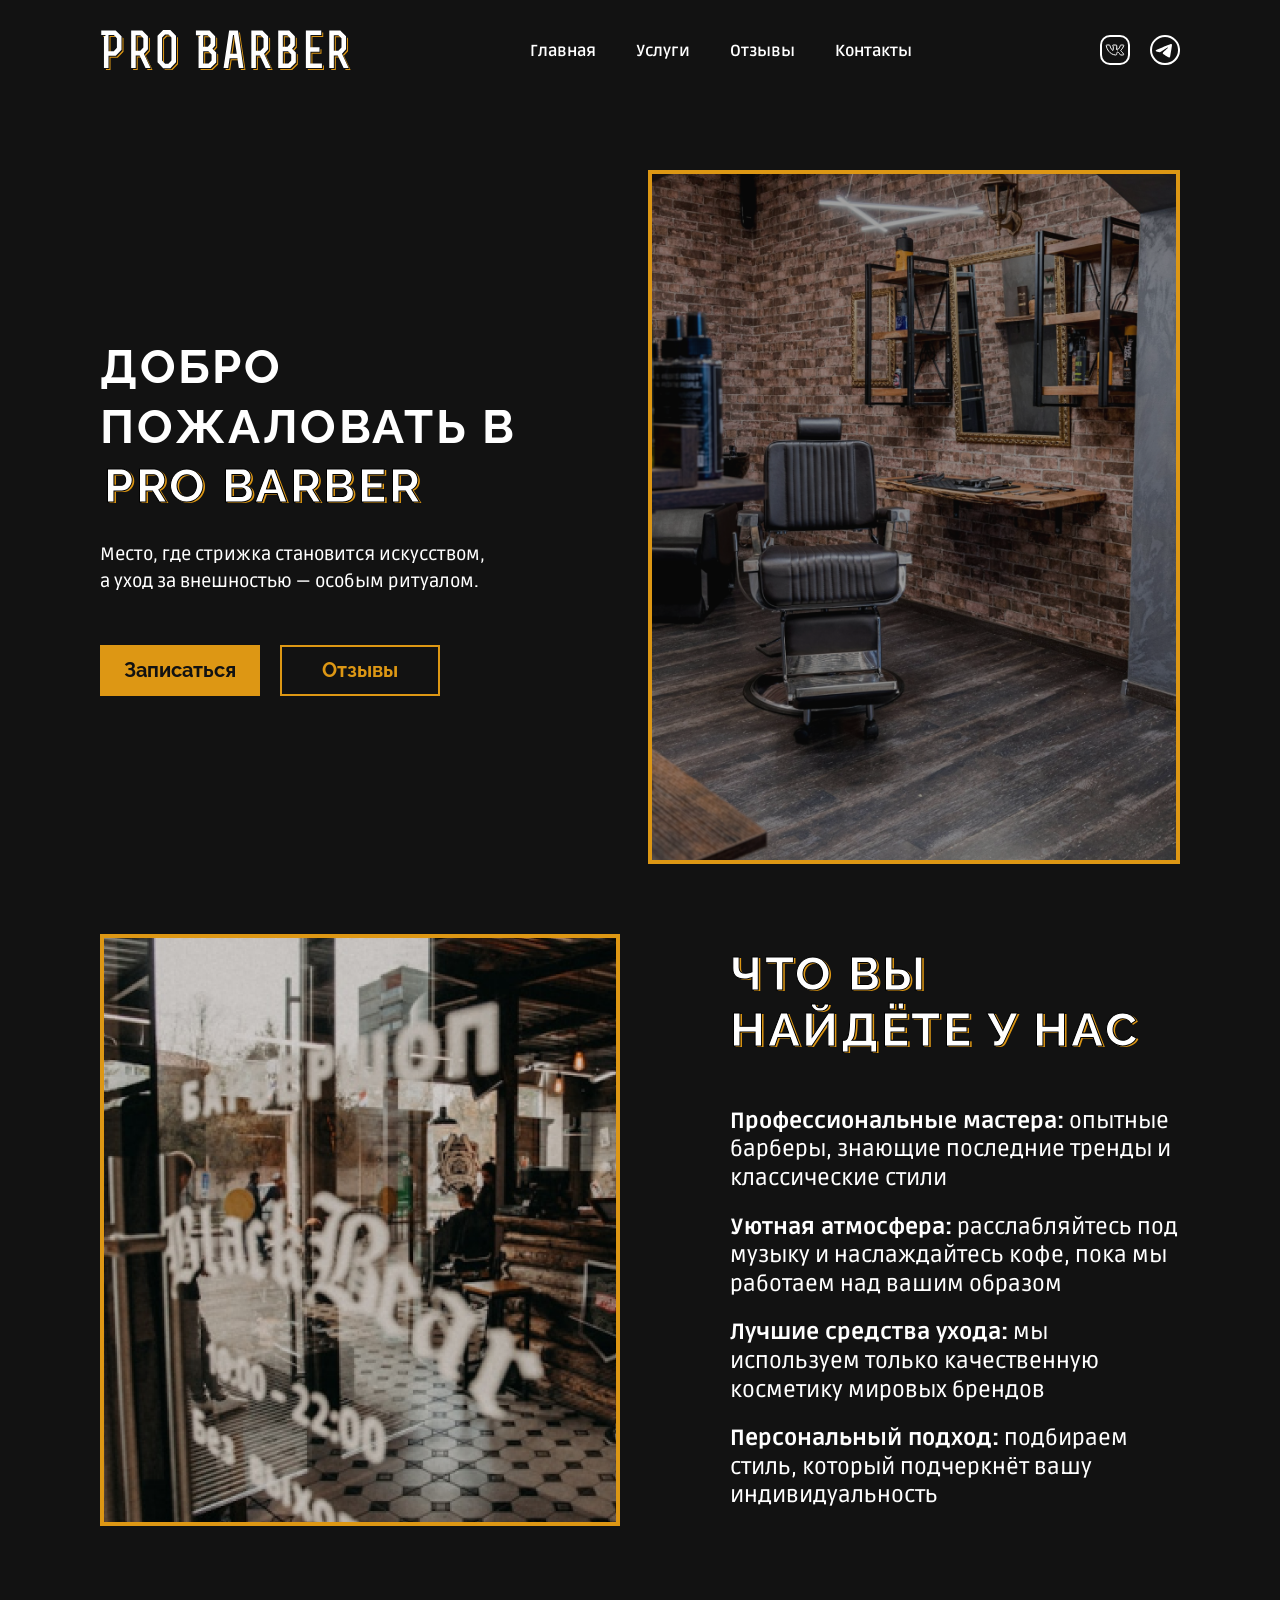
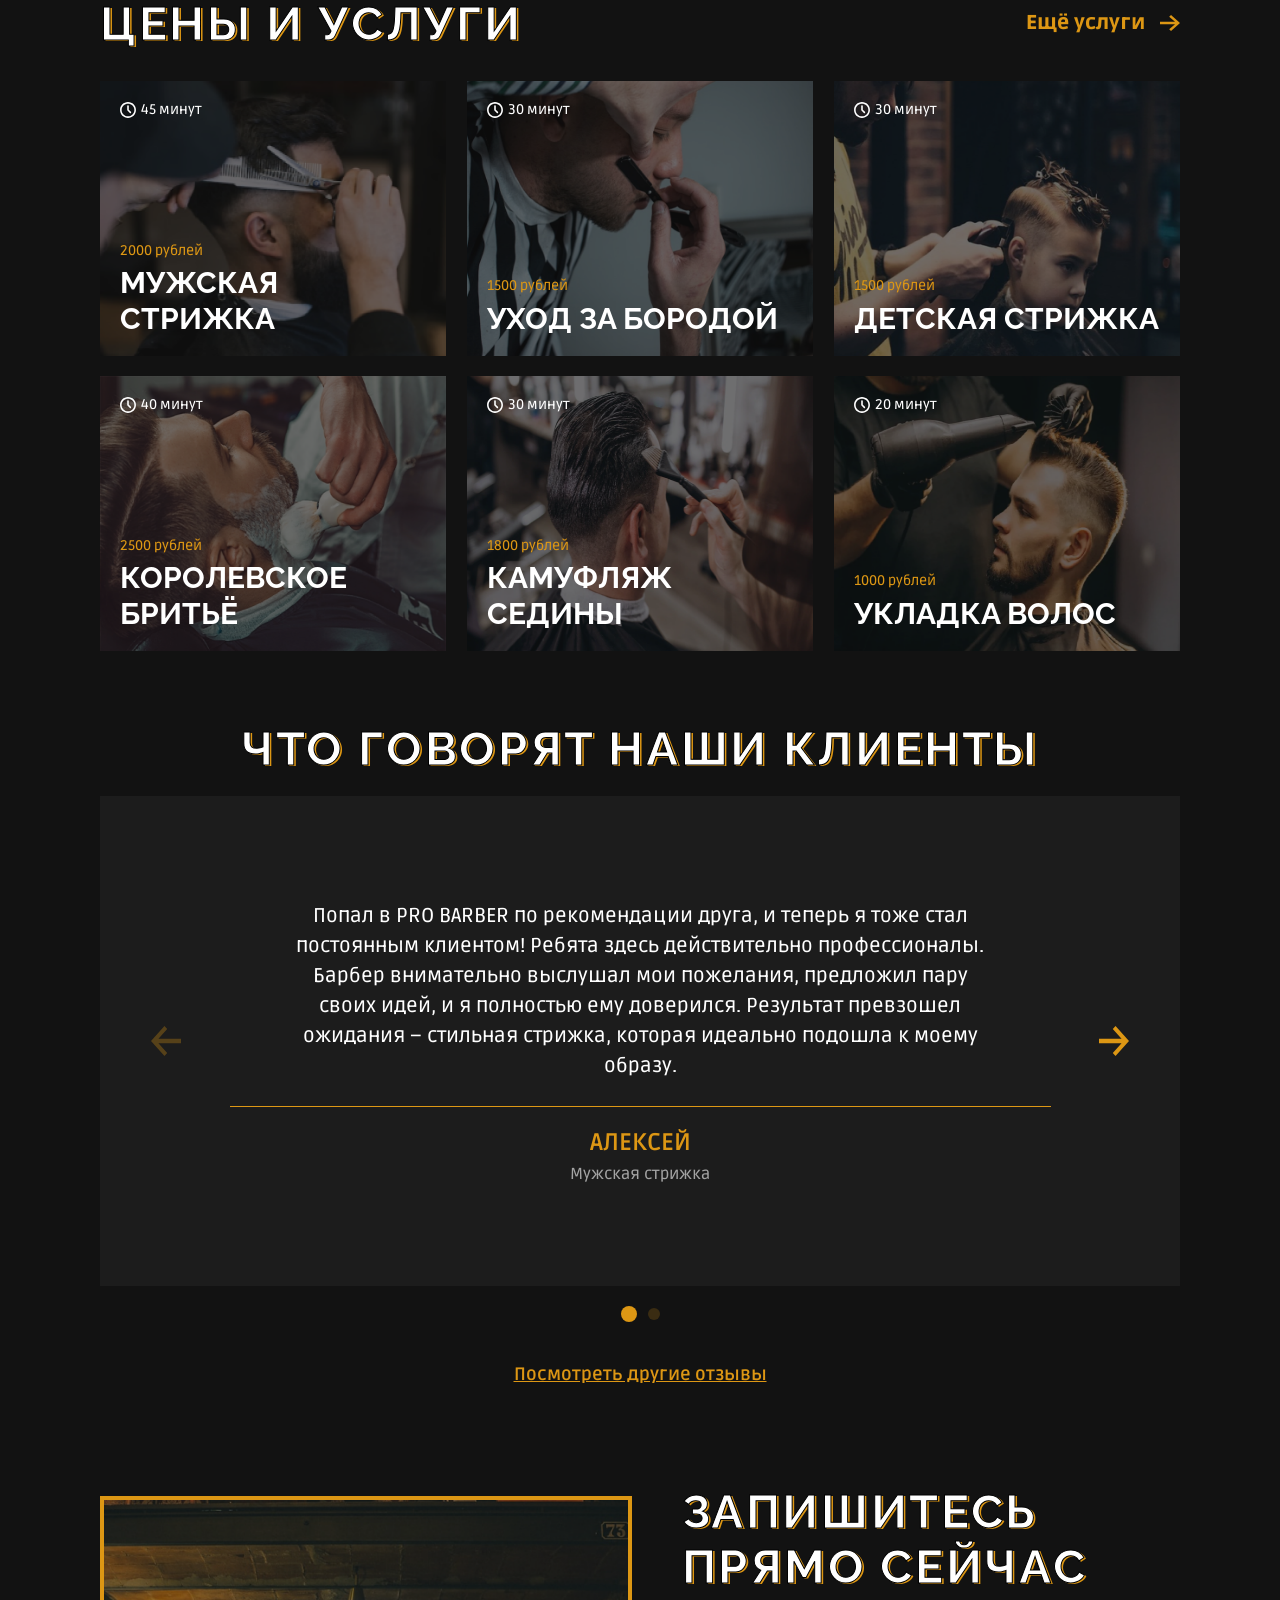
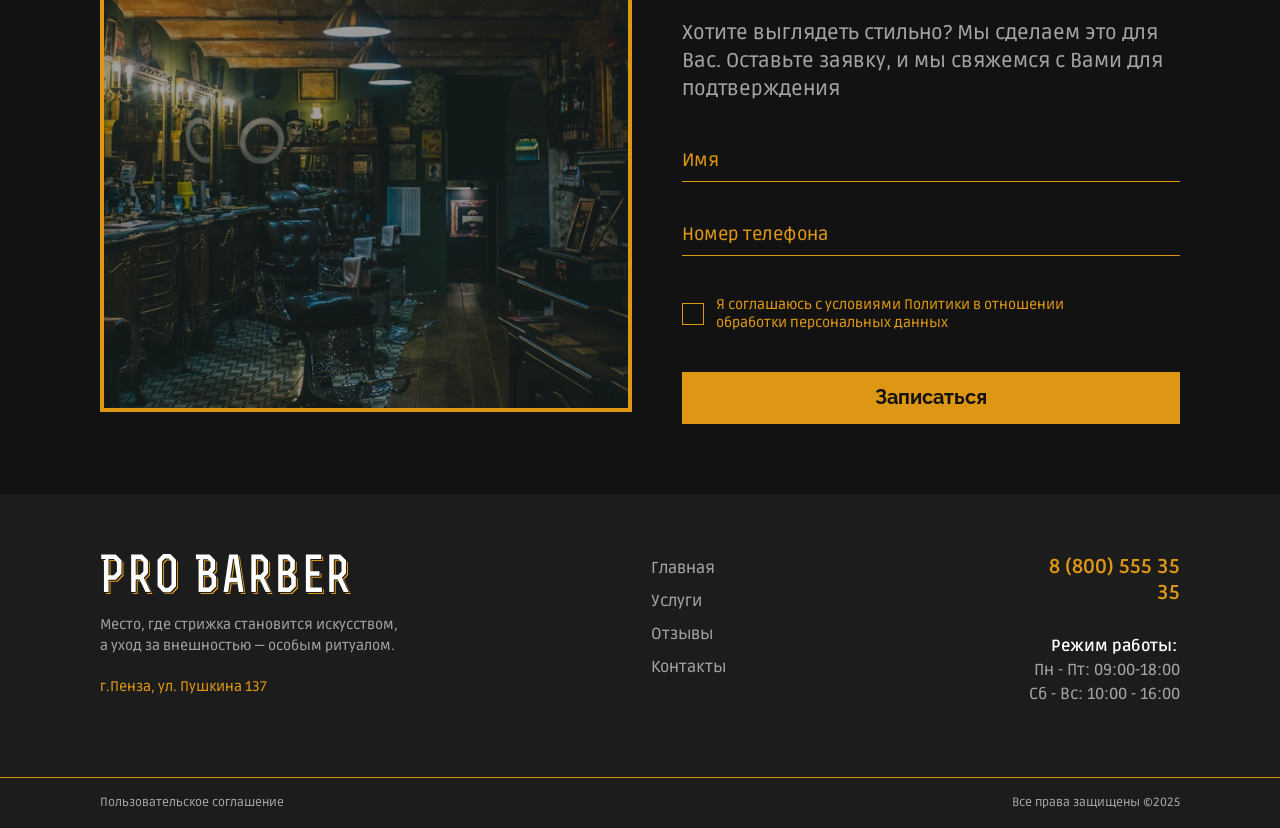
<file: Diplom_Site/Pro barber/index.html>
<!DOCTYPE html>
<html lang="ru">

<head>
    <meta charset="UTF-8">
    <meta http-equiv="X-UA-Compatible" content="IE=edge">
    <meta name="viewport" content="width=device-width, initial-scale=1.0">
    <link rel="stylesheet" href="./source/scss/index.css">
    <link rel="stylesheet" href="https://cdn.jsdelivr.net/npm/swiper@11/swiper-bundle.min.css" />
    <title>Pro barber</title>
</head>

<body>
    <div class="wrapper">
        <header class="header">
            <div class="header__nav_background"></div>
            <div class="custom__container">
                <div class="header__content">
                    <div class="header__row">
                        <div class="header__row_box">
                            <a href="index.html"><img src="./images/Лого.svg" alt="logo" class="header__logo"></a>
                            <div class="header__nav">
                                <ul class="header__nav_menu">
                                    <li><a class="header__nav_link" href="index.html">Главная</a></li>
                                    <li><a class="header__nav_link" href="services.html">Услуги</a></li>
                                    <li><a class="header__nav_link" href="reviews.html">Отзывы</a></li>
                                    <li><a class="header__nav_link" href="contacts.html">Контакты</a></li>
                                </ul>
                                <div class="header__nav_social">
                                    <a href="#" class="header__social_link">
                                        <svg width="30" height="30" viewBox="0 0 30 30" fill="none"
                                            xmlns="http://www.w3.org/2000/svg">
                                            <rect class="header__nav_vk_rect" x="1" y="1" width="28" height="28" rx="9"
                                                stroke="white" stroke-width="2" />
                                            <path class="header__nav_stroke"
                                                d="M16.75 13.9576V10.8776C16.75 10.1834 16.6178 10.0443 15.8925 10.0443L13.8362 10.0001C13.1957 10.0001 12.8755 10.0001 12.746 10.1976C12.6165 10.3951 12.76 10.6659 13.0461 11.2059C13.2054 11.5059 13.2911 11.7234 13.2911 12.0601V14.2767C13.2911 14.9767 13.2911 15.3275 13.0111 15.4317C12.7311 15.535 12.4992 15.3 12.0337 14.83C10.8963 13.6767 10.303 12.2367 9.91363 10.6667C9.83313 10.3417 9.79288 10.1792 9.67213 10.0893C9.55138 9.99925 9.37901 10.0001 9.03601 10.0001H7.11102C6.68928 10.0001 6.4784 10.0001 6.34628 10.1417C6.21503 10.2842 6.2404 10.4659 6.29115 10.8284C6.75315 14.1009 9.77451 19.4667 15.3561 19.9783C16.3448 20.0683 16.75 19.8142 16.75 18.7825C16.75 18.1975 16.7368 17.2525 17.5095 17.1284C17.9146 17.0634 18.1867 17.2009 18.6391 17.5617C19.4231 18.1883 19.8343 18.9533 20.1204 19.5342C20.3103 19.9192 20.4512 20 20.8974 20H22.7122C23.6292 20 23.8786 19.7867 23.4699 18.9667C23.0081 18.0471 22.3543 17.2268 21.5484 16.5559C20.9919 16.1 20.7146 15.8725 20.6997 15.7042C20.6831 15.5367 20.8869 15.2992 21.2947 14.8242C22.0822 13.9059 23.1549 12.4651 23.6554 10.9359C23.9039 10.1776 23.6703 10.0001 22.8644 10.0001H21.2343C20.4442 10.0001 20.4451 9.97425 20.2587 10.8276C19.9559 12.2117 18.9655 13.5426 18.0345 14.4484C17.5926 14.8784 17.3257 15.1375 17.0501 15.0317C16.7745 14.9259 16.75 14.6042 16.75 13.9576Z"
                                                stroke="white" stroke-linecap="round" stroke-linejoin="round" />
                                        </svg>
                                    </a>
                                    <a href="#" class="header__social_link">
                                        <svg width="30" height="30" viewBox="0 0 30 30" fill="none"
                                            xmlns="http://www.w3.org/2000/svg">
                                            <path class="header__nav_stroke"
                                                d="M29.0234 15.0117C29.0234 22.7501 22.7501 29.0234 15.0117 29.0234C7.27325 29.0234 1 22.7501 1 15.0117C1 7.27325 7.27325 1 15.0117 1C22.7501 1 29.0234 7.27325 29.0234 15.0117Z"
                                                stroke="white" stroke-width="2" />
                                            <path class="header__nav_tg_fill" fill-rule="evenodd" clip-rule="evenodd"
                                                d="M6.78123 14.848C11.1538 12.9307 14.0766 11.6914 15.5497 11.0834C19.7119 9.35312 20.577 9.04914 21.1382 9.02576C21.2551 9.02576 21.5357 9.04914 21.7228 9.18944C21.8631 9.30635 21.9098 9.47003 21.9332 9.58694C21.9566 9.70386 21.98 9.96106 21.9566 10.1715C21.7228 12.5332 20.7641 18.3087 20.2497 20.9509C20.0392 22.0733 19.6183 22.4474 19.2208 22.4942C18.3557 22.5643 17.6776 21.9096 16.8358 21.3718C15.5264 20.5067 14.7781 19.9689 13.4921 19.1271C12.019 18.145 12.9776 17.6072 13.8194 16.742C14.0299 16.5082 17.888 13.0242 17.9582 12.6968C17.9582 12.6501 17.9815 12.5098 17.888 12.4396C17.7945 12.3695 17.6776 12.3929 17.584 12.4162C17.4437 12.4396 15.3393 13.8426 11.2473 16.6018C10.6394 17.0226 10.1016 17.2097 9.61053 17.2097C9.07273 17.2097 8.04389 16.9057 7.27226 16.6485C6.33696 16.3445 5.58871 16.1809 5.65886 15.6664C5.70562 15.4092 6.07975 15.1286 6.78123 14.848Z"
                                                fill="white" />
                                        </svg>
                                    </a>
                                </div>
                            </div>
                        </div>
                        <div class="header__social">
                            <a href="#" class="header__social_link">
                                <svg width="30" height="30" viewBox="0 0 30 30" fill="none"
                                    xmlns="http://www.w3.org/2000/svg">
                                    <rect class="header__nav_vk_rect" x="1" y="1" width="28" height="28" rx="9"
                                        stroke="white" stroke-width="2" />
                                    <path class="header__nav_stroke"
                                        d="M16.75 13.9576V10.8776C16.75 10.1834 16.6178 10.0443 15.8925 10.0443L13.8362 10.0001C13.1957 10.0001 12.8755 10.0001 12.746 10.1976C12.6165 10.3951 12.76 10.6659 13.0461 11.2059C13.2054 11.5059 13.2911 11.7234 13.2911 12.0601V14.2767C13.2911 14.9767 13.2911 15.3275 13.0111 15.4317C12.7311 15.535 12.4992 15.3 12.0337 14.83C10.8963 13.6767 10.303 12.2367 9.91363 10.6667C9.83313 10.3417 9.79288 10.1792 9.67213 10.0893C9.55138 9.99925 9.37901 10.0001 9.03601 10.0001H7.11102C6.68928 10.0001 6.4784 10.0001 6.34628 10.1417C6.21503 10.2842 6.2404 10.4659 6.29115 10.8284C6.75315 14.1009 9.77451 19.4667 15.3561 19.9783C16.3448 20.0683 16.75 19.8142 16.75 18.7825C16.75 18.1975 16.7368 17.2525 17.5095 17.1284C17.9146 17.0634 18.1867 17.2009 18.6391 17.5617C19.4231 18.1883 19.8343 18.9533 20.1204 19.5342C20.3103 19.9192 20.4512 20 20.8974 20H22.7122C23.6292 20 23.8786 19.7867 23.4699 18.9667C23.0081 18.0471 22.3543 17.2268 21.5484 16.5559C20.9919 16.1 20.7146 15.8725 20.6997 15.7042C20.6831 15.5367 20.8869 15.2992 21.2947 14.8242C22.0822 13.9059 23.1549 12.4651 23.6554 10.9359C23.9039 10.1776 23.6703 10.0001 22.8644 10.0001H21.2343C20.4442 10.0001 20.4451 9.97425 20.2587 10.8276C19.9559 12.2117 18.9655 13.5426 18.0345 14.4484C17.5926 14.8784 17.3257 15.1375 17.0501 15.0317C16.7745 14.9259 16.75 14.6042 16.75 13.9576Z"
                                        stroke="white" stroke-linecap="round" stroke-linejoin="round" />
                                </svg>
                            </a>
                            <a href="#" class="header__social_link">
                                <svg width="30" height="30" viewBox="0 0 30 30" fill="none"
                                    xmlns="http://www.w3.org/2000/svg">
                                    <path class="header__nav_stroke"
                                        d="M29.0234 15.0117C29.0234 22.7501 22.7501 29.0234 15.0117 29.0234C7.27325 29.0234 1 22.7501 1 15.0117C1 7.27325 7.27325 1 15.0117 1C22.7501 1 29.0234 7.27325 29.0234 15.0117Z"
                                        stroke="white" stroke-width="2" />
                                    <path class="header__nav_tg_fill" fill-rule="evenodd" clip-rule="evenodd"
                                        d="M6.78123 14.848C11.1538 12.9307 14.0766 11.6914 15.5497 11.0834C19.7119 9.35312 20.577 9.04914 21.1382 9.02576C21.2551 9.02576 21.5357 9.04914 21.7228 9.18944C21.8631 9.30635 21.9098 9.47003 21.9332 9.58694C21.9566 9.70386 21.98 9.96106 21.9566 10.1715C21.7228 12.5332 20.7641 18.3087 20.2497 20.9509C20.0392 22.0733 19.6183 22.4474 19.2208 22.4942C18.3557 22.5643 17.6776 21.9096 16.8358 21.3718C15.5264 20.5067 14.7781 19.9689 13.4921 19.1271C12.019 18.145 12.9776 17.6072 13.8194 16.742C14.0299 16.5082 17.888 13.0242 17.9582 12.6968C17.9582 12.6501 17.9815 12.5098 17.888 12.4396C17.7945 12.3695 17.6776 12.3929 17.584 12.4162C17.4437 12.4396 15.3393 13.8426 11.2473 16.6018C10.6394 17.0226 10.1016 17.2097 9.61053 17.2097C9.07273 17.2097 8.04389 16.9057 7.27226 16.6485C6.33696 16.3445 5.58871 16.1809 5.65886 15.6664C5.70562 15.4092 6.07975 15.1286 6.78123 14.848Z"
                                        fill="white" />
                                </svg>
                            </a>
                        </div>
                        <div class="header__burger">
                            <span></span>
                        </div>
                    </div>
                </div>
            </div>
        </header>
        <main class="main">
            <section class="hero view">
                <div class="custom__container">
                    <div class="hero__content">
                        <div class="hero__row">
                            <div class="hero__block">
                                <h1 class="hero__block_head">Добро пожаловать в <span class="hero__block_head-cool"> Pro
                                        barber</span></h1>
                                <p class="hero__block_descr">Место, где стрижка становится искусством,
                                    а уход за внешностью — особым ритуалом.</p>
                                <div class="hero__block_row">
                                    <a class="hero__block_btn hero__block_btn-fst" href="#entry">Записаться</a>
                                    <a class="hero__block_btn hero__block_btn-sec" href="#reviews">Отзывы</a>
                                </div>
                            </div>
                            <img class="hero__img" src="./images/hero.png" alt="">
                        </div>
                    </div>
                </div>
            </section>
            <section class="found view">
                <div class="custom__container">
                    <div class="found__content">
                        <div class="found__row">
                            <img src="./images/found.png" alt="" class="found__img">
                            <div class="found__block">
                                <h2 class="found__block_head">Что вы
                                    найдёте у нас</h2>
                                <div class="found__box">
                                    <p class="found__box_descr"><span class="found__box_descr-main"> Профессиональные
                                            мастера:</span> опытные барберы, знающие последние тренды и классические
                                        стили
                                    </p>
                                    <p class="found__box_descr found__box_descr-sec"><span
                                            class="found__box_descr-main">
                                            Уютная
                                            атмосфера:</span>
                                        расслабляйтесь под музыку
                                        и наслаждайтесь кофе, пока мы работаем
                                        над вашим образом
                                    </p>
                                    <p class="found__box_descr"><span class="found__box_descr-main"> Лучшие средства
                                            ухода:</span> мы используем только качественную косметику мировых брендов
                                    </p>
                                    <p class="found__box_descr"><span class="found__box_descr-main">Персональный
                                            подход:</span>
                                        подбираем стиль, который подчеркнёт вашу индивидуальность</p>
                                </div>
                            </div>
                        </div>
                    </div>
                </div>

            </section>
            <section class="services view">
                <div class="custom__container">
                    <div class="services__content">
                        <div class="services__row">
                            <div class="services__row_top">
                                <h2 class="services__head">Цены и услуги</h2>
                                <a href="services.html" class="services__link">Ещё услуги <svg width="20" height="16"
                                        viewBox="0 0 20 16" fill="none" xmlns="http://www.w3.org/2000/svg">
                                        <path
                                            d="M-1.20649e-06 6.84293L15.0331 6.84293L9.19424 1.6361L11.0289 -3.92138e-07L20 8L11.0289 16L9.19424 14.3639L15.0331 9.15707L-1.30764e-06 9.15707L-1.20649e-06 6.84293Z"
                                            fill="#DD9714" />
                                    </svg>
                                </a>
                            </div>
                            <div class="services__row_bottom">
                                <div class="services__item">
                                    <div class="services__block">
                                        <img src="./images/item1.png" alt="item-1" class="services__block_img">
                                    </div>
                                    <p class="services__time"><svg width="16" height="16" viewBox="0 0 16 16"
                                            fill="none" xmlns="http://www.w3.org/2000/svg">
                                            <path
                                                d="M8.00068 0.0322266C12.4011 0.0322266 15.9682 3.59927 15.9682 7.99971C15.9682 12.4001 12.4011 15.9672 8.00068 15.9672C3.60024 15.9672 0.0332031 12.4001 0.0332031 7.99971C0.0332031 3.59927 3.60024 0.0322266 8.00068 0.0322266ZM8.00068 1.62572C6.3102 1.62572 4.68895 2.29727 3.4936 3.49262C2.29824 4.68797 1.6267 6.30922 1.6267 7.99971C1.6267 9.69019 2.29824 11.3114 3.4936 12.5068C4.68895 13.7021 6.3102 14.3737 8.00068 14.3737C9.69117 14.3737 11.3124 13.7021 12.5078 12.5068C13.7031 11.3114 14.3747 9.69019 14.3747 7.99971C14.3747 6.30922 13.7031 4.68797 12.5078 3.49262C11.3124 2.29727 9.69117 1.62572 8.00068 1.62572ZM8.00068 3.21922C8.19583 3.21924 8.38419 3.29089 8.53002 3.42057C8.67585 3.55025 8.76902 3.72894 8.79185 3.92275L8.79743 4.01597V7.66985L10.9542 9.82665C11.0971 9.97003 11.1801 10.1624 11.1863 10.3648C11.1924 10.5671 11.1214 10.7642 10.9875 10.916C10.8536 11.0679 10.667 11.163 10.4654 11.1822C10.2639 11.2014 10.0627 11.1432 9.90252 11.0194L9.82763 10.9533L7.43738 8.56301C7.31355 8.43907 7.23402 8.27777 7.21111 8.10408L7.20394 7.99971V4.01597C7.20394 3.80466 7.28788 3.602 7.4373 3.45258C7.58672 3.30316 7.78937 3.21922 8.00068 3.21922Z"
                                                fill="white" />
                                        </svg>
                                        45 минут
                                    </p>
                                    <div class="services__body">
                                        <div class="service__body_box">
                                            <p class="services__body_price">2000 рублей</p>
                                            <p class="services__body_name">мужская стрижка</p>
                                        </div>
                                        <a class="services__body_btn" href="#entry">Записаться</a>
                                    </div>
                                </div>
                                <div class="services__item">
                                    <div class="services__block">
                                        <img src="./images/item2.png" alt="item-2" class="services__block_img">
                                    </div>
                                    <p class="services__time"><svg width="16" height="16" viewBox="0 0 16 16"
                                            fill="none" xmlns="http://www.w3.org/2000/svg">
                                            <path
                                                d="M8.00068 0.0322266C12.4011 0.0322266 15.9682 3.59927 15.9682 7.99971C15.9682 12.4001 12.4011 15.9672 8.00068 15.9672C3.60024 15.9672 0.0332031 12.4001 0.0332031 7.99971C0.0332031 3.59927 3.60024 0.0322266 8.00068 0.0322266ZM8.00068 1.62572C6.3102 1.62572 4.68895 2.29727 3.4936 3.49262C2.29824 4.68797 1.6267 6.30922 1.6267 7.99971C1.6267 9.69019 2.29824 11.3114 3.4936 12.5068C4.68895 13.7021 6.3102 14.3737 8.00068 14.3737C9.69117 14.3737 11.3124 13.7021 12.5078 12.5068C13.7031 11.3114 14.3747 9.69019 14.3747 7.99971C14.3747 6.30922 13.7031 4.68797 12.5078 3.49262C11.3124 2.29727 9.69117 1.62572 8.00068 1.62572ZM8.00068 3.21922C8.19583 3.21924 8.38419 3.29089 8.53002 3.42057C8.67585 3.55025 8.76902 3.72894 8.79185 3.92275L8.79743 4.01597V7.66985L10.9542 9.82665C11.0971 9.97003 11.1801 10.1624 11.1863 10.3648C11.1924 10.5671 11.1214 10.7642 10.9875 10.916C10.8536 11.0679 10.667 11.163 10.4654 11.1822C10.2639 11.2014 10.0627 11.1432 9.90252 11.0194L9.82763 10.9533L7.43738 8.56301C7.31355 8.43907 7.23402 8.27777 7.21111 8.10408L7.20394 7.99971V4.01597C7.20394 3.80466 7.28788 3.602 7.4373 3.45258C7.58672 3.30316 7.78937 3.21922 8.00068 3.21922Z"
                                                fill="white" />
                                        </svg>
                                        30 минут
                                    </p>
                                    <div class="services__body">
                                        <div class="service__body_box">
                                            <p class="services__body_price">1500 рублей</p>
                                            <p class="services__body_name">уход за бородой</p>
                                        </div>
                                        <a class="services__body_btn" href="#entry">Записаться</a>
                                    </div>
                                </div>
                                <div class="services__item">
                                    <div class="services__block">
                                        <img src="./images/item3.png" alt="item-3" class="services__block_img">
                                    </div>
                                    <p class="services__time"><svg width="16" height="16" viewBox="0 0 16 16"
                                            fill="none" xmlns="http://www.w3.org/2000/svg">
                                            <path
                                                d="M8.00068 0.0322266C12.4011 0.0322266 15.9682 3.59927 15.9682 7.99971C15.9682 12.4001 12.4011 15.9672 8.00068 15.9672C3.60024 15.9672 0.0332031 12.4001 0.0332031 7.99971C0.0332031 3.59927 3.60024 0.0322266 8.00068 0.0322266ZM8.00068 1.62572C6.3102 1.62572 4.68895 2.29727 3.4936 3.49262C2.29824 4.68797 1.6267 6.30922 1.6267 7.99971C1.6267 9.69019 2.29824 11.3114 3.4936 12.5068C4.68895 13.7021 6.3102 14.3737 8.00068 14.3737C9.69117 14.3737 11.3124 13.7021 12.5078 12.5068C13.7031 11.3114 14.3747 9.69019 14.3747 7.99971C14.3747 6.30922 13.7031 4.68797 12.5078 3.49262C11.3124 2.29727 9.69117 1.62572 8.00068 1.62572ZM8.00068 3.21922C8.19583 3.21924 8.38419 3.29089 8.53002 3.42057C8.67585 3.55025 8.76902 3.72894 8.79185 3.92275L8.79743 4.01597V7.66985L10.9542 9.82665C11.0971 9.97003 11.1801 10.1624 11.1863 10.3648C11.1924 10.5671 11.1214 10.7642 10.9875 10.916C10.8536 11.0679 10.667 11.163 10.4654 11.1822C10.2639 11.2014 10.0627 11.1432 9.90252 11.0194L9.82763 10.9533L7.43738 8.56301C7.31355 8.43907 7.23402 8.27777 7.21111 8.10408L7.20394 7.99971V4.01597C7.20394 3.80466 7.28788 3.602 7.4373 3.45258C7.58672 3.30316 7.78937 3.21922 8.00068 3.21922Z"
                                                fill="white" />
                                        </svg>
                                        30 минут
                                    </p>
                                    <div class="services__body">
                                        <div class="service__body_box">
                                            <p class="services__body_price">1500 рублей</p>
                                            <p class="services__body_name">Детская стрижка</p>
                                        </div>
                                        <a class="services__body_btn" href="#entry">Записаться</a>
                                    </div>
                                </div>
                                <div class="services__item">
                                    <div class="services__block">
                                        <img src="./images/item4.png" alt="item-4" class="services__block_img">
                                    </div>
                                    <p class="services__time"><svg width="16" height="16" viewBox="0 0 16 16"
                                            fill="none" xmlns="http://www.w3.org/2000/svg">
                                            <path
                                                d="M8.00068 0.0322266C12.4011 0.0322266 15.9682 3.59927 15.9682 7.99971C15.9682 12.4001 12.4011 15.9672 8.00068 15.9672C3.60024 15.9672 0.0332031 12.4001 0.0332031 7.99971C0.0332031 3.59927 3.60024 0.0322266 8.00068 0.0322266ZM8.00068 1.62572C6.3102 1.62572 4.68895 2.29727 3.4936 3.49262C2.29824 4.68797 1.6267 6.30922 1.6267 7.99971C1.6267 9.69019 2.29824 11.3114 3.4936 12.5068C4.68895 13.7021 6.3102 14.3737 8.00068 14.3737C9.69117 14.3737 11.3124 13.7021 12.5078 12.5068C13.7031 11.3114 14.3747 9.69019 14.3747 7.99971C14.3747 6.30922 13.7031 4.68797 12.5078 3.49262C11.3124 2.29727 9.69117 1.62572 8.00068 1.62572ZM8.00068 3.21922C8.19583 3.21924 8.38419 3.29089 8.53002 3.42057C8.67585 3.55025 8.76902 3.72894 8.79185 3.92275L8.79743 4.01597V7.66985L10.9542 9.82665C11.0971 9.97003 11.1801 10.1624 11.1863 10.3648C11.1924 10.5671 11.1214 10.7642 10.9875 10.916C10.8536 11.0679 10.667 11.163 10.4654 11.1822C10.2639 11.2014 10.0627 11.1432 9.90252 11.0194L9.82763 10.9533L7.43738 8.56301C7.31355 8.43907 7.23402 8.27777 7.21111 8.10408L7.20394 7.99971V4.01597C7.20394 3.80466 7.28788 3.602 7.4373 3.45258C7.58672 3.30316 7.78937 3.21922 8.00068 3.21922Z"
                                                fill="white" />
                                        </svg>
                                        40 минут
                                    </p>
                                    <div class="services__body">
                                        <div class="service__body_box">
                                            <p class="services__body_price">2500 рублей</p>
                                            <p class="services__body_name">Королевское бритьё</p>
                                        </div>
                                        <a class="services__body_btn" href="#entry">Записаться</a>
                                    </div>
                                </div>
                                <div class="services__item">
                                    <div class="services__block">
                                        <img src="./images/item5.png" alt="item-5" class="services__block_img">
                                    </div>
                                    <p class="services__time"><svg width="16" height="16" viewBox="0 0 16 16"
                                            fill="none" xmlns="http://www.w3.org/2000/svg">
                                            <path
                                                d="M8.00068 0.0322266C12.4011 0.0322266 15.9682 3.59927 15.9682 7.99971C15.9682 12.4001 12.4011 15.9672 8.00068 15.9672C3.60024 15.9672 0.0332031 12.4001 0.0332031 7.99971C0.0332031 3.59927 3.60024 0.0322266 8.00068 0.0322266ZM8.00068 1.62572C6.3102 1.62572 4.68895 2.29727 3.4936 3.49262C2.29824 4.68797 1.6267 6.30922 1.6267 7.99971C1.6267 9.69019 2.29824 11.3114 3.4936 12.5068C4.68895 13.7021 6.3102 14.3737 8.00068 14.3737C9.69117 14.3737 11.3124 13.7021 12.5078 12.5068C13.7031 11.3114 14.3747 9.69019 14.3747 7.99971C14.3747 6.30922 13.7031 4.68797 12.5078 3.49262C11.3124 2.29727 9.69117 1.62572 8.00068 1.62572ZM8.00068 3.21922C8.19583 3.21924 8.38419 3.29089 8.53002 3.42057C8.67585 3.55025 8.76902 3.72894 8.79185 3.92275L8.79743 4.01597V7.66985L10.9542 9.82665C11.0971 9.97003 11.1801 10.1624 11.1863 10.3648C11.1924 10.5671 11.1214 10.7642 10.9875 10.916C10.8536 11.0679 10.667 11.163 10.4654 11.1822C10.2639 11.2014 10.0627 11.1432 9.90252 11.0194L9.82763 10.9533L7.43738 8.56301C7.31355 8.43907 7.23402 8.27777 7.21111 8.10408L7.20394 7.99971V4.01597C7.20394 3.80466 7.28788 3.602 7.4373 3.45258C7.58672 3.30316 7.78937 3.21922 8.00068 3.21922Z"
                                                fill="white" />
                                        </svg>
                                        30 минут
                                    </p>
                                    <div class="services__body">
                                        <div class="services__body_box">
                                            <p class="services__body_price">1800 рублей</p>
                                            <p class="services__body_name">Камуфляж седины</p>
                                        </div>
                                        <a class="services__body_btn" href="#entry">Записаться</a>
                                    </div>
                                </div>
                                <div class="services__item">
                                    <div class="services__block">
                                        <img src="./images/item6.png" alt="item-6" class="services__block_img">
                                    </div>
                                    <p class="services__time"><svg width="16" height="16" viewBox="0 0 16 16"
                                            fill="none" xmlns="http://www.w3.org/2000/svg">
                                            <path
                                                d="M8.00068 0.0322266C12.4011 0.0322266 15.9682 3.59927 15.9682 7.99971C15.9682 12.4001 12.4011 15.9672 8.00068 15.9672C3.60024 15.9672 0.0332031 12.4001 0.0332031 7.99971C0.0332031 3.59927 3.60024 0.0322266 8.00068 0.0322266ZM8.00068 1.62572C6.3102 1.62572 4.68895 2.29727 3.4936 3.49262C2.29824 4.68797 1.6267 6.30922 1.6267 7.99971C1.6267 9.69019 2.29824 11.3114 3.4936 12.5068C4.68895 13.7021 6.3102 14.3737 8.00068 14.3737C9.69117 14.3737 11.3124 13.7021 12.5078 12.5068C13.7031 11.3114 14.3747 9.69019 14.3747 7.99971C14.3747 6.30922 13.7031 4.68797 12.5078 3.49262C11.3124 2.29727 9.69117 1.62572 8.00068 1.62572ZM8.00068 3.21922C8.19583 3.21924 8.38419 3.29089 8.53002 3.42057C8.67585 3.55025 8.76902 3.72894 8.79185 3.92275L8.79743 4.01597V7.66985L10.9542 9.82665C11.0971 9.97003 11.1801 10.1624 11.1863 10.3648C11.1924 10.5671 11.1214 10.7642 10.9875 10.916C10.8536 11.0679 10.667 11.163 10.4654 11.1822C10.2639 11.2014 10.0627 11.1432 9.90252 11.0194L9.82763 10.9533L7.43738 8.56301C7.31355 8.43907 7.23402 8.27777 7.21111 8.10408L7.20394 7.99971V4.01597C7.20394 3.80466 7.28788 3.602 7.4373 3.45258C7.58672 3.30316 7.78937 3.21922 8.00068 3.21922Z"
                                                fill="white" />
                                        </svg>
                                        20 минут
                                    </p>
                                    <div class="services__body">
                                        <div class="services__body_box">
                                            <p class="services__body_price">1000 рублей</p>
                                            <p class="services__body_name">Укладка волос</p>
                                        </div>
                                        <a class="services__body_btn" href="#entry">Записаться</a>
                                    </div>

                                </div>
                            </div>
                        </div>
                    </div>
                </div>
            </section>
            <section id="reviews" class="reviews view">
                <div class="custom__container">
                    <div class="reviews__content">
                        <h2 class="reviews__head">Что говорят наши клиенты</h2>
                        <div class="reviews__wrapper">
                            <div class="reviews__swiper swiper">
                                <div class="reviews__swiper_wrapper swiper-wrapper">
                                    <div class="reviews__swiper_slide swiper-slide">
                                        <div class="reviews__item">
                                            <p class="reviews__item_descr">Попал в PRO BARBER по рекомендации друга, и
                                                теперь я
                                                тоже
                                                стал
                                                постоянным клиентом! Ребята здесь действительно профессионалы.
                                                Барбер внимательно выслушал мои пожелания, предложил пару своих
                                                идей, и я полностью ему доверился. Результат превзошел ожидания –
                                                стильная стрижка, которая идеально подошла к моему образу.</p>
                                            <div class="reviews__item_line"></div>
                                            <p class="reviews__item_name">АЛЕКСЕЙ</p>
                                            <p class="reviews__item_service">Мужская стрижка</p>
                                        </div>
                                    </div>
                                    <div class="reviews__swiper_slide swiper-slide">
                                        <div class="reviews__item">
                                            <p class="reviews__item_descr">Уже полгода хожу только в Pro Barber, и
                                                каждый
                                                раз
                                                получаю массу положительных эмоций. Это не просто место, где тебе
                                                сделают
                                                стрижку
                                                или подравняют бороду – это настоящая мужская территория! Мне нравится,
                                                что
                                                здесь
                                                всегда приветливая команда, а мастера работают быстро и качественно.</p>
                                            <div class="reviews__item_line"></div>
                                            <p class="reviews__item_name">ДМИТРИЙ</p>
                                            <p class="reviews__item_service">Уход за бородой</p>
                                        </div>
                                    </div>
                                </div>
                                <div class="reviews__button-prev"><svg width="30" height="30" viewBox="0 0 30 30"
                                        fill="none" xmlns="http://www.w3.org/2000/svg">
                                        <path
                                            d="M30 12.8305L7.45037 12.8305L16.2086 3.06769L13.4566 -5.88207e-07L6.55671e-07 15L13.4566 30L16.2086 26.9323L7.45037 17.1695L30 17.1695L30 12.8305Z"
                                            fill="#DD9714" />
                                    </svg>

                                </div>
                                <div class="reviews__button-next"><svg width="30" height="30" viewBox="0 0 30 30"
                                        fill="none" xmlns="http://www.w3.org/2000/svg">
                                        <path
                                            d="M1.34651e-06 12.8305L22.5496 12.8305L13.7914 3.06769L16.5434 -5.88207e-07L30 15L16.5434 30L13.7914 26.9323L22.5496 17.1695L1.15685e-06 17.1695L1.34651e-06 12.8305Z"
                                            fill="#DD9714" />
                                    </svg>
                                </div>
                            </div>
                            <div class="reviews-pagination"></div>
                        </div>
                        <a href="#" class="reviews__link">Посмотреть другие отзывы</a>
                    </div>
                </div>
            </section>
            <section id="entry" class="entry view">
                <div class="custom__container">
                    <div class="entry__content">
                        <div class="entry__row">
                            <img src="./images/form.png" alt="form" class="entry__img">
                            <div class="entry__body">
                                <div class="entry__box">
                                    <h2 class="entry__box_head">Запишитесь
                                        прямо сейчас</h2>
                                    <p class="entry__box_descr">Хотите выглядеть стильно? Мы сделаем это для Вас.
                                        Оставьте заявку, и мы свяжемся с Вами
                                        для подтверждения</p>
                                </div>
                                <form action="#" class="entry__form">
                                    <input type="text" class="entry__input" placeholder="Имя">
                                    <input type="tel" class="entry__input" placeholder="Номер телефона">
                                    <div class="entry__check">
                                        <input type="checkbox" id="toggleCheckbox" class="entry__checkbox">
                                        <label class="entry__checkbox_label entry__checkbox_text"
                                            for="toggleCheckbox"></label>
                                        <label class="entry__checkbox_text" for="toggleCheckbox">Я соглашаюсь с
                                            условиями
                                            Политики в отношении
                                            обработки персональных данных</label>
                                    </div>
                                    <input class="entry__btn" type="submit" value="Записаться">
                                </form>
                            </div>
                        </div>
                    </div>
                </div>
            </section>
            <div class="btn-up btn-up_hide"><svg width="26" height="29" viewBox="0 0 26 29" fill="none"
                    xmlns="http://www.w3.org/2000/svg">
                    <path
                        d="M11.1198 29V7.20202L2.65866 15.6684L0 13.008L13 0L26 13.008L23.3413 15.6684L14.8802 7.20202V29H11.1198Z"
                        fill="#121212" />
                </svg>
            </div>
        </main>
        <footer class="footer">
            <div class="footer__wrapper">
                <div class="footer__top">
                    <div class="custom__container">
                        <div class="footer__top_content">
                            <div class="footer__top_row">
                                <div class="footer__top_item">
                                    <img class="footer__logo" src="./images/Лого.svg" alt="footer_logo">
                                    <p class="footer__descr">Место, где стрижка становится искусством,
                                        а уход за внешностью — особым ритуалом.</p>
                                    <p class="footer__addres">г.Пенза, ул. Пушкина 137</p>
                                </div>
                                <ul class="footer__menu_list">
                                    <li>
                                        <a href="index.html" class="footer__menu_item">Главная</a>
                                    </li>
                                    <li>
                                        <a href="services.html" class="footer__menu_item">Услуги</a>
                                    </li>
                                    <li>
                                        <a href="reviews.html" class="footer__menu_item">Отзывы</a>
                                    </li>
                                    <li>
                                        <a href="contacts.html" class="footer__menu_item">Контакты</a>
                                    </li>
                                </ul>
                                <div class="footer__top_info">
                                    <p class="footer__phone">8 (800) 555 35 35</p>
                                    <p class="footer__hours">Режим работы:
                                    </p>
                                    <p class="footer__hours_work"> Пн - Пт: 09:00-18:00
                                        Сб - Вс: 10:00 - 16:00</p>
                                </div>
                            </div>
                        </div>
                    </div>
                </div>
            </div>
            <div class="footer__bottom">
                <div class="custom__container">
                    <div class="footer__bottom_content">
                        <div class="footer__bottom_row">
                            <a href="#" class="footer__bottom_link">Пользовательское соглашение</a>
                            <p class="footer__bottom_copy">Все права защищены ©2025</p>
                        </div>
                    </div>
                </div>
            </div>
        </footer>
    </div>
    <script src="https://cdn.jsdelivr.net/npm/swiper@11/swiper-bundle.min.js"></script>
    <script src="./source/js/swiper.js"></script>
    <script src="./source/js/burger.js"></script>
    <script src="./source/js/scroll.js"></script>
    <script src="./source/js/visibleBlocks.js"></script>
</body>

</html>
</file>
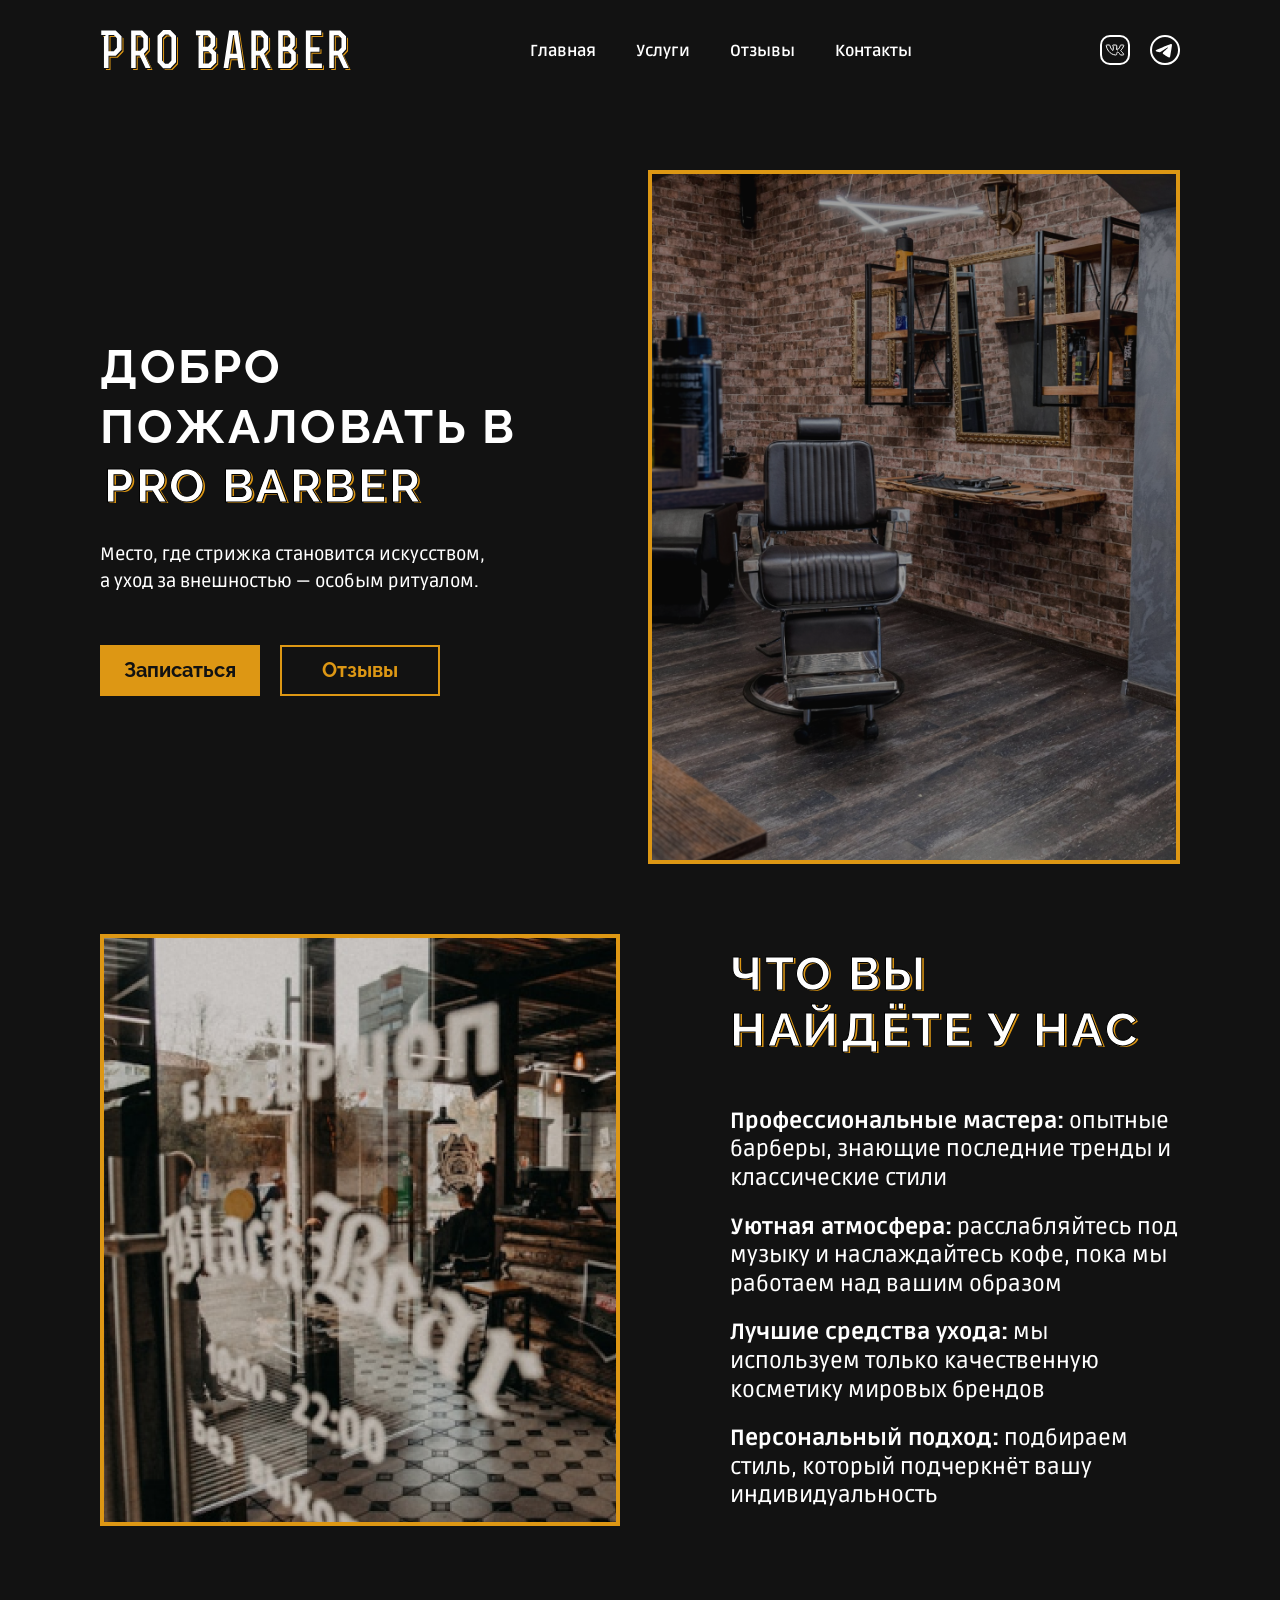
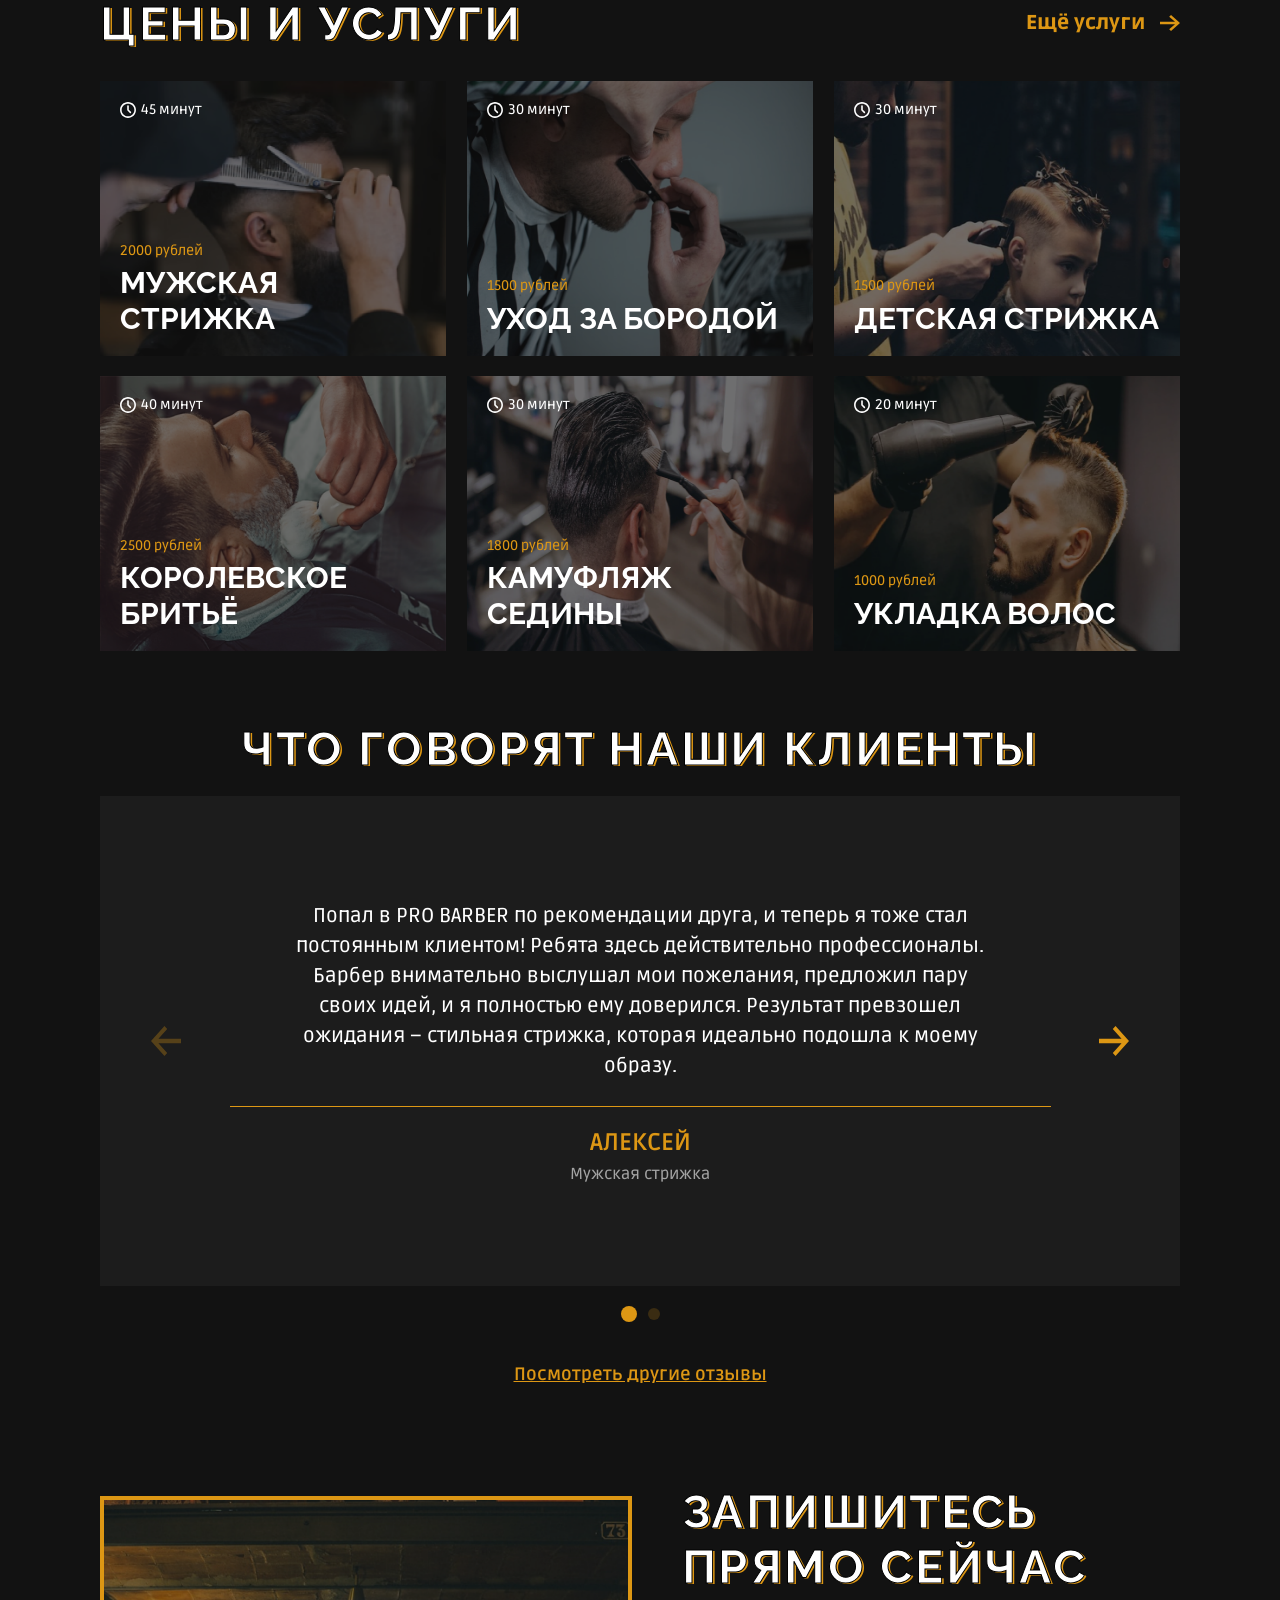
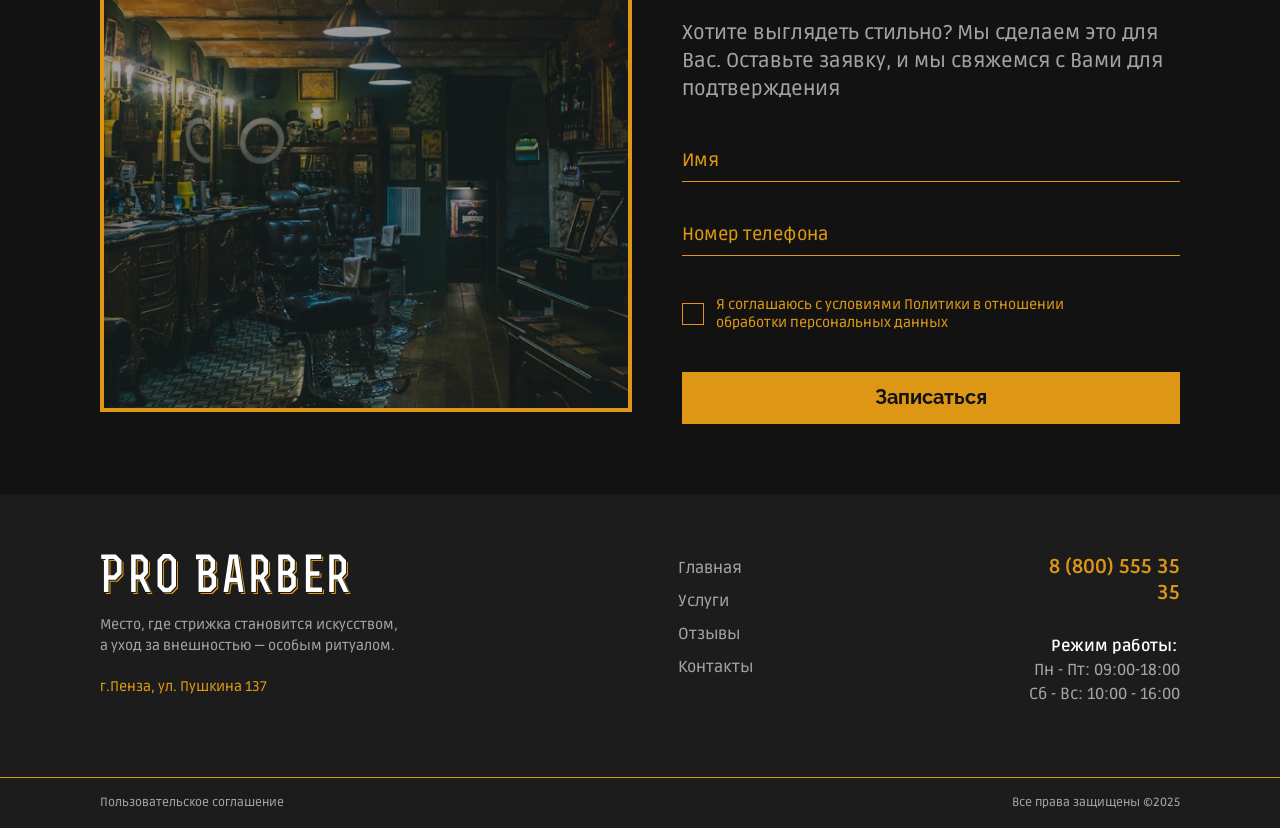
<file: Diplom_Site/Pro-barber/index.html>
<!DOCTYPE html>
<html lang="ru">

<head>
    <meta charset="UTF-8">
    <meta http-equiv="X-UA-Compatible" content="IE=edge">
    <meta name="viewport" content="width=device-width, initial-scale=1.0">
    <link rel="stylesheet" href="./source/scss/index.css">
    <link rel="stylesheet" href="https://cdn.jsdelivr.net/npm/swiper@11/swiper-bundle.min.css" />
    <title>Pro barber</title>
</head>

<body>
    <div class="wrapper">
        <header class="header">
            <div class="header__nav_background"></div>
            <div class="custom__container">
                <div class="header__content">
                    <div class="header__row">
                        <div class="header__row_box">
                            <a href="index.html"><img src="./images/Лого.svg" alt="logo" class="header__logo"></a>
                            <div class="header__nav">
                                <nav>
																	<ul class="header__nav_menu">
																			<li><a class="header__nav_link" href="index.html">Главная</a></li>
																			<li><a class="header__nav_link" href="services.html">Услуги</a></li>
																			<li><a class="header__nav_link" href="reviews.html">Отзывы</a></li>
																			<li><a class="header__nav_link" href="contacts.html">Контакты</a></li>
																	</ul>
																</nav>
                                <div class="header__nav_social">
                                    <a href="#" class="header__social_link">
                                        <svg width="30" height="30" viewBox="0 0 30 30" fill="none"
                                            xmlns="http://www.w3.org/2000/svg">
                                            <rect class="header__nav_vk_rect" x="1" y="1" width="28" height="28" rx="9"
                                                stroke="white" stroke-width="2" />
                                            <path class="header__nav_stroke"
                                                d="M16.75 13.9576V10.8776C16.75 10.1834 16.6178 10.0443 15.8925 10.0443L13.8362 10.0001C13.1957 10.0001 12.8755 10.0001 12.746 10.1976C12.6165 10.3951 12.76 10.6659 13.0461 11.2059C13.2054 11.5059 13.2911 11.7234 13.2911 12.0601V14.2767C13.2911 14.9767 13.2911 15.3275 13.0111 15.4317C12.7311 15.535 12.4992 15.3 12.0337 14.83C10.8963 13.6767 10.303 12.2367 9.91363 10.6667C9.83313 10.3417 9.79288 10.1792 9.67213 10.0893C9.55138 9.99925 9.37901 10.0001 9.03601 10.0001H7.11102C6.68928 10.0001 6.4784 10.0001 6.34628 10.1417C6.21503 10.2842 6.2404 10.4659 6.29115 10.8284C6.75315 14.1009 9.77451 19.4667 15.3561 19.9783C16.3448 20.0683 16.75 19.8142 16.75 18.7825C16.75 18.1975 16.7368 17.2525 17.5095 17.1284C17.9146 17.0634 18.1867 17.2009 18.6391 17.5617C19.4231 18.1883 19.8343 18.9533 20.1204 19.5342C20.3103 19.9192 20.4512 20 20.8974 20H22.7122C23.6292 20 23.8786 19.7867 23.4699 18.9667C23.0081 18.0471 22.3543 17.2268 21.5484 16.5559C20.9919 16.1 20.7146 15.8725 20.6997 15.7042C20.6831 15.5367 20.8869 15.2992 21.2947 14.8242C22.0822 13.9059 23.1549 12.4651 23.6554 10.9359C23.9039 10.1776 23.6703 10.0001 22.8644 10.0001H21.2343C20.4442 10.0001 20.4451 9.97425 20.2587 10.8276C19.9559 12.2117 18.9655 13.5426 18.0345 14.4484C17.5926 14.8784 17.3257 15.1375 17.0501 15.0317C16.7745 14.9259 16.75 14.6042 16.75 13.9576Z"
                                                stroke="white" stroke-linecap="round" stroke-linejoin="round" />
                                        </svg>
                                    </a>
                                    <a href="#" class="header__social_link">
                                        <svg width="30" height="30" viewBox="0 0 30 30" fill="none"
                                            xmlns="http://www.w3.org/2000/svg">
                                            <path class="header__nav_stroke"
                                                d="M29.0234 15.0117C29.0234 22.7501 22.7501 29.0234 15.0117 29.0234C7.27325 29.0234 1 22.7501 1 15.0117C1 7.27325 7.27325 1 15.0117 1C22.7501 1 29.0234 7.27325 29.0234 15.0117Z"
                                                stroke="white" stroke-width="2" />
                                            <path class="header__nav_tg_fill" fill-rule="evenodd" clip-rule="evenodd"
                                                d="M6.78123 14.848C11.1538 12.9307 14.0766 11.6914 15.5497 11.0834C19.7119 9.35312 20.577 9.04914 21.1382 9.02576C21.2551 9.02576 21.5357 9.04914 21.7228 9.18944C21.8631 9.30635 21.9098 9.47003 21.9332 9.58694C21.9566 9.70386 21.98 9.96106 21.9566 10.1715C21.7228 12.5332 20.7641 18.3087 20.2497 20.9509C20.0392 22.0733 19.6183 22.4474 19.2208 22.4942C18.3557 22.5643 17.6776 21.9096 16.8358 21.3718C15.5264 20.5067 14.7781 19.9689 13.4921 19.1271C12.019 18.145 12.9776 17.6072 13.8194 16.742C14.0299 16.5082 17.888 13.0242 17.9582 12.6968C17.9582 12.6501 17.9815 12.5098 17.888 12.4396C17.7945 12.3695 17.6776 12.3929 17.584 12.4162C17.4437 12.4396 15.3393 13.8426 11.2473 16.6018C10.6394 17.0226 10.1016 17.2097 9.61053 17.2097C9.07273 17.2097 8.04389 16.9057 7.27226 16.6485C6.33696 16.3445 5.58871 16.1809 5.65886 15.6664C5.70562 15.4092 6.07975 15.1286 6.78123 14.848Z"
                                                fill="white" />
                                        </svg>
                                    </a>
                                </div>
                            </div>
                        </div>
                        <div class="header__social">
                            <a href="#" class="header__social_link">
                                <svg width="30" height="30" viewBox="0 0 30 30" fill="none"
                                    xmlns="http://www.w3.org/2000/svg">
                                    <rect class="header__nav_vk_rect" x="1" y="1" width="28" height="28" rx="9"
                                        stroke="white" stroke-width="2" />
                                    <path class="header__nav_stroke"
                                        d="M16.75 13.9576V10.8776C16.75 10.1834 16.6178 10.0443 15.8925 10.0443L13.8362 10.0001C13.1957 10.0001 12.8755 10.0001 12.746 10.1976C12.6165 10.3951 12.76 10.6659 13.0461 11.2059C13.2054 11.5059 13.2911 11.7234 13.2911 12.0601V14.2767C13.2911 14.9767 13.2911 15.3275 13.0111 15.4317C12.7311 15.535 12.4992 15.3 12.0337 14.83C10.8963 13.6767 10.303 12.2367 9.91363 10.6667C9.83313 10.3417 9.79288 10.1792 9.67213 10.0893C9.55138 9.99925 9.37901 10.0001 9.03601 10.0001H7.11102C6.68928 10.0001 6.4784 10.0001 6.34628 10.1417C6.21503 10.2842 6.2404 10.4659 6.29115 10.8284C6.75315 14.1009 9.77451 19.4667 15.3561 19.9783C16.3448 20.0683 16.75 19.8142 16.75 18.7825C16.75 18.1975 16.7368 17.2525 17.5095 17.1284C17.9146 17.0634 18.1867 17.2009 18.6391 17.5617C19.4231 18.1883 19.8343 18.9533 20.1204 19.5342C20.3103 19.9192 20.4512 20 20.8974 20H22.7122C23.6292 20 23.8786 19.7867 23.4699 18.9667C23.0081 18.0471 22.3543 17.2268 21.5484 16.5559C20.9919 16.1 20.7146 15.8725 20.6997 15.7042C20.6831 15.5367 20.8869 15.2992 21.2947 14.8242C22.0822 13.9059 23.1549 12.4651 23.6554 10.9359C23.9039 10.1776 23.6703 10.0001 22.8644 10.0001H21.2343C20.4442 10.0001 20.4451 9.97425 20.2587 10.8276C19.9559 12.2117 18.9655 13.5426 18.0345 14.4484C17.5926 14.8784 17.3257 15.1375 17.0501 15.0317C16.7745 14.9259 16.75 14.6042 16.75 13.9576Z"
                                        stroke="white" stroke-linecap="round" stroke-linejoin="round" />
                                </svg>
                            </a>
                            <a href="#" class="header__social_link">
                                <svg width="30" height="30" viewBox="0 0 30 30" fill="none"
                                    xmlns="http://www.w3.org/2000/svg">
                                    <path class="header__nav_stroke"
                                        d="M29.0234 15.0117C29.0234 22.7501 22.7501 29.0234 15.0117 29.0234C7.27325 29.0234 1 22.7501 1 15.0117C1 7.27325 7.27325 1 15.0117 1C22.7501 1 29.0234 7.27325 29.0234 15.0117Z"
                                        stroke="white" stroke-width="2" />
                                    <path class="header__nav_tg_fill" fill-rule="evenodd" clip-rule="evenodd"
                                        d="M6.78123 14.848C11.1538 12.9307 14.0766 11.6914 15.5497 11.0834C19.7119 9.35312 20.577 9.04914 21.1382 9.02576C21.2551 9.02576 21.5357 9.04914 21.7228 9.18944C21.8631 9.30635 21.9098 9.47003 21.9332 9.58694C21.9566 9.70386 21.98 9.96106 21.9566 10.1715C21.7228 12.5332 20.7641 18.3087 20.2497 20.9509C20.0392 22.0733 19.6183 22.4474 19.2208 22.4942C18.3557 22.5643 17.6776 21.9096 16.8358 21.3718C15.5264 20.5067 14.7781 19.9689 13.4921 19.1271C12.019 18.145 12.9776 17.6072 13.8194 16.742C14.0299 16.5082 17.888 13.0242 17.9582 12.6968C17.9582 12.6501 17.9815 12.5098 17.888 12.4396C17.7945 12.3695 17.6776 12.3929 17.584 12.4162C17.4437 12.4396 15.3393 13.8426 11.2473 16.6018C10.6394 17.0226 10.1016 17.2097 9.61053 17.2097C9.07273 17.2097 8.04389 16.9057 7.27226 16.6485C6.33696 16.3445 5.58871 16.1809 5.65886 15.6664C5.70562 15.4092 6.07975 15.1286 6.78123 14.848Z"
                                        fill="white" />
                                </svg>
                            </a>
                        </div>
                        <div class="header__burger">
                            <span></span>
                        </div>
                    </div>
                </div>
            </div>
        </header>
        <main class="main">
            <section class="hero view">
                <div class="custom__container">
                    <div class="hero__content">
                        <div class="hero__row">
                            <div class="hero__block">
                                <h1 class="hero__block_head">Добро пожаловать в <span class="hero__block_head-cool"> Pro
                                        barber</span></h1>
                                <p class="hero__block_descr">Место, где стрижка становится искусством,
                                    а уход за внешностью — особым ритуалом.</p>
                                <div class="hero__block_row">
                                    <a class="hero__block_btn hero__block_btn-fst" href="#entry">Записаться</a>
                                    <a class="hero__block_btn hero__block_btn-sec" href="#reviews">Отзывы</a>
                                </div>
                            </div>
                            <img class="hero__img" src="./images/hero.png" alt="">
                        </div>
                    </div>
                </div>
            </section>
            <section class="found view">
                <div class="custom__container">
                    <div class="found__content">
                        <div class="found__row">
                            <img src="./images/found.png" alt="" class="found__img">
                            <div class="found__block">
                                <h2 class="found__block_head">Что вы
                                    найдёте у нас</h2>
                                <div class="found__box">
                                    <p class="found__box_descr"><span class="found__box_descr-main"> Профессиональные
                                            мастера:</span> опытные барберы, знающие последние тренды и классические
                                        стили
                                    </p>
                                    <p class="found__box_descr found__box_descr-sec"><span
                                            class="found__box_descr-main">
                                            Уютная
                                            атмосфера:</span>
                                        расслабляйтесь под музыку
                                        и наслаждайтесь кофе, пока мы работаем
                                        над вашим образом
                                    </p>
                                    <p class="found__box_descr"><span class="found__box_descr-main"> Лучшие средства
                                            ухода:</span> мы используем только качественную косметику мировых брендов
                                    </p>
                                    <p class="found__box_descr"><span class="found__box_descr-main">Персональный
                                            подход:</span>
                                        подбираем стиль, который подчеркнёт вашу индивидуальность</p>
                                </div>
                            </div>
                        </div>
                    </div>
                </div>

            </section>
            <section class="services view">
                <div class="custom__container">
                    <div class="services__content">
                        <div class="services__row">
                            <div class="services__row_top">
                                <h2 class="services__head">Цены и услуги</h2>
                                <a href="services.html" class="services__link">Ещё услуги <svg width="20" height="16"
                                        viewBox="0 0 20 16" fill="none" xmlns="http://www.w3.org/2000/svg">
                                        <path
                                            d="M-1.20649e-06 6.84293L15.0331 6.84293L9.19424 1.6361L11.0289 -3.92138e-07L20 8L11.0289 16L9.19424 14.3639L15.0331 9.15707L-1.30764e-06 9.15707L-1.20649e-06 6.84293Z"
                                            fill="#DD9714" />
                                    </svg>
                                </a>
                            </div>
                            <div class="services__row_bottom">
                                <div class="services__item">
                                    <div class="services__block">
                                        <img src="./images/item1.png" alt="item-1" class="services__block_img">
                                    </div>
                                    <p class="services__time"><svg width="16" height="16" viewBox="0 0 16 16"
                                            fill="none" xmlns="http://www.w3.org/2000/svg">
                                            <path
                                                d="M8.00068 0.0322266C12.4011 0.0322266 15.9682 3.59927 15.9682 7.99971C15.9682 12.4001 12.4011 15.9672 8.00068 15.9672C3.60024 15.9672 0.0332031 12.4001 0.0332031 7.99971C0.0332031 3.59927 3.60024 0.0322266 8.00068 0.0322266ZM8.00068 1.62572C6.3102 1.62572 4.68895 2.29727 3.4936 3.49262C2.29824 4.68797 1.6267 6.30922 1.6267 7.99971C1.6267 9.69019 2.29824 11.3114 3.4936 12.5068C4.68895 13.7021 6.3102 14.3737 8.00068 14.3737C9.69117 14.3737 11.3124 13.7021 12.5078 12.5068C13.7031 11.3114 14.3747 9.69019 14.3747 7.99971C14.3747 6.30922 13.7031 4.68797 12.5078 3.49262C11.3124 2.29727 9.69117 1.62572 8.00068 1.62572ZM8.00068 3.21922C8.19583 3.21924 8.38419 3.29089 8.53002 3.42057C8.67585 3.55025 8.76902 3.72894 8.79185 3.92275L8.79743 4.01597V7.66985L10.9542 9.82665C11.0971 9.97003 11.1801 10.1624 11.1863 10.3648C11.1924 10.5671 11.1214 10.7642 10.9875 10.916C10.8536 11.0679 10.667 11.163 10.4654 11.1822C10.2639 11.2014 10.0627 11.1432 9.90252 11.0194L9.82763 10.9533L7.43738 8.56301C7.31355 8.43907 7.23402 8.27777 7.21111 8.10408L7.20394 7.99971V4.01597C7.20394 3.80466 7.28788 3.602 7.4373 3.45258C7.58672 3.30316 7.78937 3.21922 8.00068 3.21922Z"
                                                fill="white" />
                                        </svg>
                                        45 минут
                                    </p>
                                    <div class="services__body">
                                        <div class="service__body_box">
                                            <p class="services__body_price">2000 рублей</p>
                                            <p class="services__body_name">мужская стрижка</p>
                                        </div>
                                        <a class="services__body_btn" href="#entry">Записаться</a>
                                    </div>
                                </div>
                                <div class="services__item">
                                    <div class="services__block">
                                        <img src="./images/item2.png" alt="item-2" class="services__block_img">
                                    </div>
                                    <p class="services__time"><svg width="16" height="16" viewBox="0 0 16 16"
                                            fill="none" xmlns="http://www.w3.org/2000/svg">
                                            <path
                                                d="M8.00068 0.0322266C12.4011 0.0322266 15.9682 3.59927 15.9682 7.99971C15.9682 12.4001 12.4011 15.9672 8.00068 15.9672C3.60024 15.9672 0.0332031 12.4001 0.0332031 7.99971C0.0332031 3.59927 3.60024 0.0322266 8.00068 0.0322266ZM8.00068 1.62572C6.3102 1.62572 4.68895 2.29727 3.4936 3.49262C2.29824 4.68797 1.6267 6.30922 1.6267 7.99971C1.6267 9.69019 2.29824 11.3114 3.4936 12.5068C4.68895 13.7021 6.3102 14.3737 8.00068 14.3737C9.69117 14.3737 11.3124 13.7021 12.5078 12.5068C13.7031 11.3114 14.3747 9.69019 14.3747 7.99971C14.3747 6.30922 13.7031 4.68797 12.5078 3.49262C11.3124 2.29727 9.69117 1.62572 8.00068 1.62572ZM8.00068 3.21922C8.19583 3.21924 8.38419 3.29089 8.53002 3.42057C8.67585 3.55025 8.76902 3.72894 8.79185 3.92275L8.79743 4.01597V7.66985L10.9542 9.82665C11.0971 9.97003 11.1801 10.1624 11.1863 10.3648C11.1924 10.5671 11.1214 10.7642 10.9875 10.916C10.8536 11.0679 10.667 11.163 10.4654 11.1822C10.2639 11.2014 10.0627 11.1432 9.90252 11.0194L9.82763 10.9533L7.43738 8.56301C7.31355 8.43907 7.23402 8.27777 7.21111 8.10408L7.20394 7.99971V4.01597C7.20394 3.80466 7.28788 3.602 7.4373 3.45258C7.58672 3.30316 7.78937 3.21922 8.00068 3.21922Z"
                                                fill="white" />
                                        </svg>
                                        30 минут
                                    </p>
                                    <div class="services__body">
                                        <div class="service__body_box">
                                            <p class="services__body_price">1500 рублей</p>
                                            <p class="services__body_name">уход за бородой</p>
                                        </div>
                                        <a class="services__body_btn" href="#entry">Записаться</a>
                                    </div>
                                </div>
                                <div class="services__item">
                                    <div class="services__block">
                                        <img src="./images/item3.png" alt="item-3" class="services__block_img">
                                    </div>
                                    <p class="services__time"><svg width="16" height="16" viewBox="0 0 16 16"
                                            fill="none" xmlns="http://www.w3.org/2000/svg">
                                            <path
                                                d="M8.00068 0.0322266C12.4011 0.0322266 15.9682 3.59927 15.9682 7.99971C15.9682 12.4001 12.4011 15.9672 8.00068 15.9672C3.60024 15.9672 0.0332031 12.4001 0.0332031 7.99971C0.0332031 3.59927 3.60024 0.0322266 8.00068 0.0322266ZM8.00068 1.62572C6.3102 1.62572 4.68895 2.29727 3.4936 3.49262C2.29824 4.68797 1.6267 6.30922 1.6267 7.99971C1.6267 9.69019 2.29824 11.3114 3.4936 12.5068C4.68895 13.7021 6.3102 14.3737 8.00068 14.3737C9.69117 14.3737 11.3124 13.7021 12.5078 12.5068C13.7031 11.3114 14.3747 9.69019 14.3747 7.99971C14.3747 6.30922 13.7031 4.68797 12.5078 3.49262C11.3124 2.29727 9.69117 1.62572 8.00068 1.62572ZM8.00068 3.21922C8.19583 3.21924 8.38419 3.29089 8.53002 3.42057C8.67585 3.55025 8.76902 3.72894 8.79185 3.92275L8.79743 4.01597V7.66985L10.9542 9.82665C11.0971 9.97003 11.1801 10.1624 11.1863 10.3648C11.1924 10.5671 11.1214 10.7642 10.9875 10.916C10.8536 11.0679 10.667 11.163 10.4654 11.1822C10.2639 11.2014 10.0627 11.1432 9.90252 11.0194L9.82763 10.9533L7.43738 8.56301C7.31355 8.43907 7.23402 8.27777 7.21111 8.10408L7.20394 7.99971V4.01597C7.20394 3.80466 7.28788 3.602 7.4373 3.45258C7.58672 3.30316 7.78937 3.21922 8.00068 3.21922Z"
                                                fill="white" />
                                        </svg>
                                        30 минут
                                    </p>
                                    <div class="services__body">
                                        <div class="service__body_box">
                                            <p class="services__body_price">1500 рублей</p>
                                            <p class="services__body_name">Детская стрижка</p>
                                        </div>
                                        <a class="services__body_btn" href="#entry">Записаться</a>
                                    </div>
                                </div>
                                <div class="services__item">
                                    <div class="services__block">
                                        <img src="./images/item4.png" alt="item-4" class="services__block_img">
                                    </div>
                                    <p class="services__time"><svg width="16" height="16" viewBox="0 0 16 16"
                                            fill="none" xmlns="http://www.w3.org/2000/svg">
                                            <path
                                                d="M8.00068 0.0322266C12.4011 0.0322266 15.9682 3.59927 15.9682 7.99971C15.9682 12.4001 12.4011 15.9672 8.00068 15.9672C3.60024 15.9672 0.0332031 12.4001 0.0332031 7.99971C0.0332031 3.59927 3.60024 0.0322266 8.00068 0.0322266ZM8.00068 1.62572C6.3102 1.62572 4.68895 2.29727 3.4936 3.49262C2.29824 4.68797 1.6267 6.30922 1.6267 7.99971C1.6267 9.69019 2.29824 11.3114 3.4936 12.5068C4.68895 13.7021 6.3102 14.3737 8.00068 14.3737C9.69117 14.3737 11.3124 13.7021 12.5078 12.5068C13.7031 11.3114 14.3747 9.69019 14.3747 7.99971C14.3747 6.30922 13.7031 4.68797 12.5078 3.49262C11.3124 2.29727 9.69117 1.62572 8.00068 1.62572ZM8.00068 3.21922C8.19583 3.21924 8.38419 3.29089 8.53002 3.42057C8.67585 3.55025 8.76902 3.72894 8.79185 3.92275L8.79743 4.01597V7.66985L10.9542 9.82665C11.0971 9.97003 11.1801 10.1624 11.1863 10.3648C11.1924 10.5671 11.1214 10.7642 10.9875 10.916C10.8536 11.0679 10.667 11.163 10.4654 11.1822C10.2639 11.2014 10.0627 11.1432 9.90252 11.0194L9.82763 10.9533L7.43738 8.56301C7.31355 8.43907 7.23402 8.27777 7.21111 8.10408L7.20394 7.99971V4.01597C7.20394 3.80466 7.28788 3.602 7.4373 3.45258C7.58672 3.30316 7.78937 3.21922 8.00068 3.21922Z"
                                                fill="white" />
                                        </svg>
                                        40 минут
                                    </p>
                                    <div class="services__body">
                                        <div class="service__body_box">
                                            <p class="services__body_price">2500 рублей</p>
                                            <p class="services__body_name">Королевское бритьё</p>
                                        </div>
                                        <a class="services__body_btn" href="#entry">Записаться</a>
                                    </div>
                                </div>
                                <div class="services__item">
                                    <div class="services__block">
                                        <img src="./images/item5.png" alt="item-5" class="services__block_img">
                                    </div>
                                    <p class="services__time"><svg width="16" height="16" viewBox="0 0 16 16"
                                            fill="none" xmlns="http://www.w3.org/2000/svg">
                                            <path
                                                d="M8.00068 0.0322266C12.4011 0.0322266 15.9682 3.59927 15.9682 7.99971C15.9682 12.4001 12.4011 15.9672 8.00068 15.9672C3.60024 15.9672 0.0332031 12.4001 0.0332031 7.99971C0.0332031 3.59927 3.60024 0.0322266 8.00068 0.0322266ZM8.00068 1.62572C6.3102 1.62572 4.68895 2.29727 3.4936 3.49262C2.29824 4.68797 1.6267 6.30922 1.6267 7.99971C1.6267 9.69019 2.29824 11.3114 3.4936 12.5068C4.68895 13.7021 6.3102 14.3737 8.00068 14.3737C9.69117 14.3737 11.3124 13.7021 12.5078 12.5068C13.7031 11.3114 14.3747 9.69019 14.3747 7.99971C14.3747 6.30922 13.7031 4.68797 12.5078 3.49262C11.3124 2.29727 9.69117 1.62572 8.00068 1.62572ZM8.00068 3.21922C8.19583 3.21924 8.38419 3.29089 8.53002 3.42057C8.67585 3.55025 8.76902 3.72894 8.79185 3.92275L8.79743 4.01597V7.66985L10.9542 9.82665C11.0971 9.97003 11.1801 10.1624 11.1863 10.3648C11.1924 10.5671 11.1214 10.7642 10.9875 10.916C10.8536 11.0679 10.667 11.163 10.4654 11.1822C10.2639 11.2014 10.0627 11.1432 9.90252 11.0194L9.82763 10.9533L7.43738 8.56301C7.31355 8.43907 7.23402 8.27777 7.21111 8.10408L7.20394 7.99971V4.01597C7.20394 3.80466 7.28788 3.602 7.4373 3.45258C7.58672 3.30316 7.78937 3.21922 8.00068 3.21922Z"
                                                fill="white" />
                                        </svg>
                                        30 минут
                                    </p>
                                    <div class="services__body">
                                        <div class="services__body_box">
                                            <p class="services__body_price">1800 рублей</p>
                                            <p class="services__body_name">Камуфляж седины</p>
                                        </div>
                                        <a class="services__body_btn" href="#entry">Записаться</a>
                                    </div>
                                </div>
                                <div class="services__item">
                                    <div class="services__block">
                                        <img src="./images/item6.png" alt="item-6" class="services__block_img">
                                    </div>
                                    <p class="services__time"><svg width="16" height="16" viewBox="0 0 16 16"
                                            fill="none" xmlns="http://www.w3.org/2000/svg">
                                            <path
                                                d="M8.00068 0.0322266C12.4011 0.0322266 15.9682 3.59927 15.9682 7.99971C15.9682 12.4001 12.4011 15.9672 8.00068 15.9672C3.60024 15.9672 0.0332031 12.4001 0.0332031 7.99971C0.0332031 3.59927 3.60024 0.0322266 8.00068 0.0322266ZM8.00068 1.62572C6.3102 1.62572 4.68895 2.29727 3.4936 3.49262C2.29824 4.68797 1.6267 6.30922 1.6267 7.99971C1.6267 9.69019 2.29824 11.3114 3.4936 12.5068C4.68895 13.7021 6.3102 14.3737 8.00068 14.3737C9.69117 14.3737 11.3124 13.7021 12.5078 12.5068C13.7031 11.3114 14.3747 9.69019 14.3747 7.99971C14.3747 6.30922 13.7031 4.68797 12.5078 3.49262C11.3124 2.29727 9.69117 1.62572 8.00068 1.62572ZM8.00068 3.21922C8.19583 3.21924 8.38419 3.29089 8.53002 3.42057C8.67585 3.55025 8.76902 3.72894 8.79185 3.92275L8.79743 4.01597V7.66985L10.9542 9.82665C11.0971 9.97003 11.1801 10.1624 11.1863 10.3648C11.1924 10.5671 11.1214 10.7642 10.9875 10.916C10.8536 11.0679 10.667 11.163 10.4654 11.1822C10.2639 11.2014 10.0627 11.1432 9.90252 11.0194L9.82763 10.9533L7.43738 8.56301C7.31355 8.43907 7.23402 8.27777 7.21111 8.10408L7.20394 7.99971V4.01597C7.20394 3.80466 7.28788 3.602 7.4373 3.45258C7.58672 3.30316 7.78937 3.21922 8.00068 3.21922Z"
                                                fill="white" />
                                        </svg>
                                        20 минут
                                    </p>
                                    <div class="services__body">
                                        <div class="services__body_box">
                                            <p class="services__body_price">1000 рублей</p>
                                            <p class="services__body_name">Укладка волос</p>
                                        </div>
                                        <a class="services__body_btn" href="#entry">Записаться</a>
                                    </div>

                                </div>
                            </div>
                        </div>
                    </div>
                </div>
            </section>
            <section id="reviews" class="reviews view">
                <div class="custom__container">
                    <div class="reviews__content">
                        <h2 class="reviews__head">Что говорят наши клиенты</h2>
                        <div class="reviews__wrapper">
                            <div class="reviews__swiper swiper">
                                <div class="reviews__swiper_wrapper swiper-wrapper">
                                    <div class="reviews__swiper_slide swiper-slide">
                                        <div class="reviews__item">
                                            <p class="reviews__item_descr">Попал в PRO BARBER по рекомендации друга, и
                                                теперь я
                                                тоже
                                                стал
                                                постоянным клиентом! Ребята здесь действительно профессионалы.
                                                Барбер внимательно выслушал мои пожелания, предложил пару своих
                                                идей, и я полностью ему доверился. Результат превзошел ожидания –
                                                стильная стрижка, которая идеально подошла к моему образу.</p>
                                            <div class="reviews__item_line"></div>
                                            <p class="reviews__item_name">АЛЕКСЕЙ</p>
                                            <p class="reviews__item_service">Мужская стрижка</p>
                                        </div>
                                    </div>
                                    <div class="reviews__swiper_slide swiper-slide">
                                        <div class="reviews__item">
                                            <p class="reviews__item_descr">Уже полгода хожу только в Pro Barber, и
                                                каждый
                                                раз
                                                получаю массу положительных эмоций. Это не просто место, где тебе
                                                сделают
                                                стрижку
                                                или подравняют бороду – это настоящая мужская территория! Мне нравится,
                                                что
                                                здесь
                                                всегда приветливая команда, а мастера работают быстро и качественно.</p>
                                            <div class="reviews__item_line"></div>
                                            <p class="reviews__item_name">ДМИТРИЙ</p>
                                            <p class="reviews__item_service">Уход за бородой</p>
                                        </div>
                                    </div>
                                </div>
                                <div class="reviews__button-prev"><svg width="30" height="30" viewBox="0 0 30 30"
                                        fill="none" xmlns="http://www.w3.org/2000/svg">
                                        <path
                                            d="M30 12.8305L7.45037 12.8305L16.2086 3.06769L13.4566 -5.88207e-07L6.55671e-07 15L13.4566 30L16.2086 26.9323L7.45037 17.1695L30 17.1695L30 12.8305Z"
                                            fill="#DD9714" />
                                    </svg>

                                </div>
                                <div class="reviews__button-next"><svg width="30" height="30" viewBox="0 0 30 30"
                                        fill="none" xmlns="http://www.w3.org/2000/svg">
                                        <path
                                            d="M1.34651e-06 12.8305L22.5496 12.8305L13.7914 3.06769L16.5434 -5.88207e-07L30 15L16.5434 30L13.7914 26.9323L22.5496 17.1695L1.15685e-06 17.1695L1.34651e-06 12.8305Z"
                                            fill="#DD9714" />
                                    </svg>
                                </div>
                            </div>
                            <div class="reviews-pagination"></div>
                        </div>
                        <a href="#" class="reviews__link">Посмотреть другие отзывы</a>
                    </div>
                </div>
            </section>
            <section id="entry" class="entry view">
                <div class="custom__container">
                    <div class="entry__content">
                        <div class="entry__row">
                            <img src="./images/form.png" alt="form" class="entry__img">
                            <div class="entry__body">
                                <div class="entry__box">
                                    <h2 class="entry__box_head">Запишитесь
                                        прямо сейчас</h2>
                                    <p class="entry__box_descr">Хотите выглядеть стильно? Мы сделаем это для Вас.
                                        Оставьте заявку, и мы свяжемся с Вами
                                        для подтверждения</p>
                                </div>
                                <form action="#" class="entry__form">
																	<input type="text" class="entry__input" placeholder="Имя" name="name" required>
																	<input type="tel" class="entry__input" placeholder="Номер телефона" name="phone" required>
																	<div class="entry__check">
																		<input type="checkbox" id="toggleCheckbox" class="entry__checkbox" name="agreement" required>
																		<label class="entry__checkbox_label entry__checkbox_text" for="toggleCheckbox"></label>
																		<label class="entry__checkbox_text" for="toggleCheckbox">Я соглашаюсь с условиями Политики в отношении обработки персональных данных</label>
																</div>
																	<input class="entry__btn" type="submit" value="Записаться">
															</form>
															<div id="notification" class="notification" style="display: none;"></div>
                            </div>
                        </div>
                    </div>
                </div>
            </section>
            <div class="btn-up btn-up_hide"><svg width="26" height="29" viewBox="0 0 26 29" fill="none"
                    xmlns="http://www.w3.org/2000/svg">
                    <path
                        d="M11.1198 29V7.20202L2.65866 15.6684L0 13.008L13 0L26 13.008L23.3413 15.6684L14.8802 7.20202V29H11.1198Z"
                        fill="#121212" />
                </svg>
            </div>
        </main>
        <footer class="footer">
            <div class="footer__wrapper">
                <div class="footer__top">
                    <div class="custom__container">
                        <div class="footer__top_content">
                            <div class="footer__top_row">
                                <div class="footer__top_item">
                                    <img class="footer__logo" src="./images/Лого.svg" alt="footer_logo">
                                    <p class="footer__descr">Место, где стрижка становится искусством,
                                        а уход за внешностью — особым ритуалом.</p>
                                    <p class="footer__addres">г.Пенза, ул. Пушкина 137</p>
                                </div>
                                <nav>
																	<ul class="footer__menu_list">
																			<li>
																					<a href="index.html" class="footer__menu_item">Главная</a>
																			</li>
																			<li>
																					<a href="services.html" class="footer__menu_item">Услуги</a>
																			</li>
																			<li>
																					<a href="reviews.html" class="footer__menu_item">Отзывы</a>
																			</li>
																			<li>
																					<a href="contacts.html" class="footer__menu_item">Контакты</a>
																			</li>
																	</ul>
																</nav>
                                <div class="footer__top_info">
                                    <p class="footer__phone">8 (800) 555 35 35</p>
                                    <p class="footer__hours">Режим работы:
                                    </p>
                                    <p class="footer__hours_work"> Пн - Пт: 09:00-18:00
                                        Сб - Вс: 10:00 - 16:00</p>
                                </div>
                            </div>
                        </div>
                    </div>
                </div>
            </div>
            <div class="footer__bottom">
                <div class="custom__container">
                    <div class="footer__bottom_content">
                        <div class="footer__bottom_row">
                            <a href="#" class="footer__bottom_link">Пользовательское соглашение</a>
                            <p class="footer__bottom_copy">Все права защищены ©2025</p>
                        </div>
                    </div>
                </div>
            </div>
        </footer>
    </div>
    <script src="https://cdn.jsdelivr.net/npm/swiper@11/swiper-bundle.min.js"></script>
    <script src="./source/js/swiper.js"></script>
    <script src="./source/js/burger.js"></script>
    <script src="./source/js/scroll.js"></script>
    <script src="./source/js/visibleBlocks.js"></script>
		<script src="./source/js/form.js"></script>
</body>

</html>
</file>
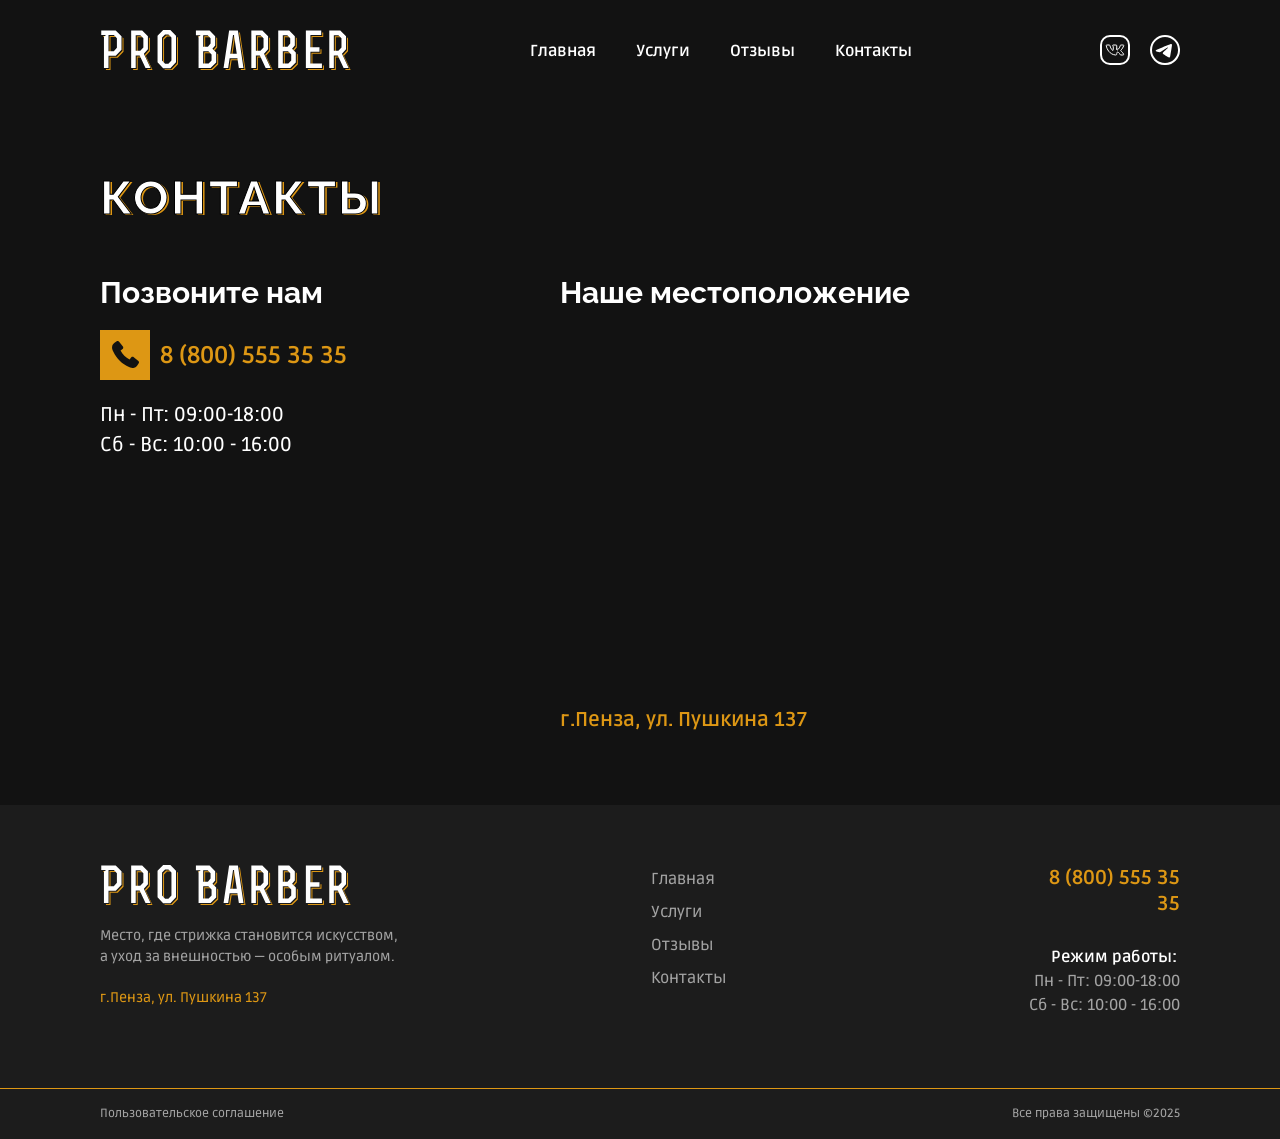
<file: Diplom_Site/Pro barber/contacts.html>
<!DOCTYPE html>
<html lang="ru">

<head>
    <meta charset="UTF-8">
    <meta http-equiv="X-UA-Compatible" content="IE=edge">
    <meta name="viewport" content="width=device-width, initial-scale=1.0">
    <link rel="stylesheet" href="./source/scss/contacts.css">
    <link rel="stylesheet" href="https://cdn.jsdelivr.net/npm/swiper@11/swiper-bundle.min.css" />
    <title>Pro barber</title>
</head>

<body>
    <div class="wrapper">
        <header class="header">
            <div class="header__nav_background"></div>
            <div class="custom__container">
                <div class="header__content">
                    <div class="header__row">
                        <div class="header__row_box">
                            <a href="index.html"><img src="./images/Лого.svg" alt="logo" class="header__logo"></a>
                            <div class="header__nav">
                                <ul class="header__nav_menu">
                                    <li><a class="header__nav_link" href="index.html">Главная</a></li>
                                    <li><a class="header__nav_link" href="services.html">Услуги</a></li>
                                    <li><a class="header__nav_link" href="reviews.html">Отзывы</a></li>
                                    <li><a class="header__nav_link" href="contacts.html">Контакты</a></li>
                                </ul>
                                <div class="header__nav_social">
                                    <a href="#" class="header__social_link">
                                        <svg width="30" height="30" viewBox="0 0 30 30" fill="none"
                                            xmlns="http://www.w3.org/2000/svg">
                                            <rect class="header__nav_vk_rect" x="1" y="1" width="28" height="28" rx="9"
                                                stroke="white" stroke-width="2" />
                                            <path class="header__nav_stroke"
                                                d="M16.75 13.9576V10.8776C16.75 10.1834 16.6178 10.0443 15.8925 10.0443L13.8362 10.0001C13.1957 10.0001 12.8755 10.0001 12.746 10.1976C12.6165 10.3951 12.76 10.6659 13.0461 11.2059C13.2054 11.5059 13.2911 11.7234 13.2911 12.0601V14.2767C13.2911 14.9767 13.2911 15.3275 13.0111 15.4317C12.7311 15.535 12.4992 15.3 12.0337 14.83C10.8963 13.6767 10.303 12.2367 9.91363 10.6667C9.83313 10.3417 9.79288 10.1792 9.67213 10.0893C9.55138 9.99925 9.37901 10.0001 9.03601 10.0001H7.11102C6.68928 10.0001 6.4784 10.0001 6.34628 10.1417C6.21503 10.2842 6.2404 10.4659 6.29115 10.8284C6.75315 14.1009 9.77451 19.4667 15.3561 19.9783C16.3448 20.0683 16.75 19.8142 16.75 18.7825C16.75 18.1975 16.7368 17.2525 17.5095 17.1284C17.9146 17.0634 18.1867 17.2009 18.6391 17.5617C19.4231 18.1883 19.8343 18.9533 20.1204 19.5342C20.3103 19.9192 20.4512 20 20.8974 20H22.7122C23.6292 20 23.8786 19.7867 23.4699 18.9667C23.0081 18.0471 22.3543 17.2268 21.5484 16.5559C20.9919 16.1 20.7146 15.8725 20.6997 15.7042C20.6831 15.5367 20.8869 15.2992 21.2947 14.8242C22.0822 13.9059 23.1549 12.4651 23.6554 10.9359C23.9039 10.1776 23.6703 10.0001 22.8644 10.0001H21.2343C20.4442 10.0001 20.4451 9.97425 20.2587 10.8276C19.9559 12.2117 18.9655 13.5426 18.0345 14.4484C17.5926 14.8784 17.3257 15.1375 17.0501 15.0317C16.7745 14.9259 16.75 14.6042 16.75 13.9576Z"
                                                stroke="white" stroke-linecap="round" stroke-linejoin="round" />
                                        </svg>
                                    </a>
                                    <a href="#" class="header__social_link">
                                        <svg width="30" height="30" viewBox="0 0 30 30" fill="none"
                                            xmlns="http://www.w3.org/2000/svg">
                                            <path class="header__nav_stroke"
                                                d="M29.0234 15.0117C29.0234 22.7501 22.7501 29.0234 15.0117 29.0234C7.27325 29.0234 1 22.7501 1 15.0117C1 7.27325 7.27325 1 15.0117 1C22.7501 1 29.0234 7.27325 29.0234 15.0117Z"
                                                stroke="white" stroke-width="2" />
                                            <path class="header__nav_tg_fill" fill-rule="evenodd" clip-rule="evenodd"
                                                d="M6.78123 14.848C11.1538 12.9307 14.0766 11.6914 15.5497 11.0834C19.7119 9.35312 20.577 9.04914 21.1382 9.02576C21.2551 9.02576 21.5357 9.04914 21.7228 9.18944C21.8631 9.30635 21.9098 9.47003 21.9332 9.58694C21.9566 9.70386 21.98 9.96106 21.9566 10.1715C21.7228 12.5332 20.7641 18.3087 20.2497 20.9509C20.0392 22.0733 19.6183 22.4474 19.2208 22.4942C18.3557 22.5643 17.6776 21.9096 16.8358 21.3718C15.5264 20.5067 14.7781 19.9689 13.4921 19.1271C12.019 18.145 12.9776 17.6072 13.8194 16.742C14.0299 16.5082 17.888 13.0242 17.9582 12.6968C17.9582 12.6501 17.9815 12.5098 17.888 12.4396C17.7945 12.3695 17.6776 12.3929 17.584 12.4162C17.4437 12.4396 15.3393 13.8426 11.2473 16.6018C10.6394 17.0226 10.1016 17.2097 9.61053 17.2097C9.07273 17.2097 8.04389 16.9057 7.27226 16.6485C6.33696 16.3445 5.58871 16.1809 5.65886 15.6664C5.70562 15.4092 6.07975 15.1286 6.78123 14.848Z"
                                                fill="white" />
                                        </svg>
                                    </a>
                                </div>
                            </div>
                        </div>
                        <div class="header__social">
                            <a href="#" class="header__social_link">
                                <svg width="30" height="30" viewBox="0 0 30 30" fill="none"
                                    xmlns="http://www.w3.org/2000/svg">
                                    <rect class="header__nav_vk_rect" x="1" y="1" width="28" height="28" rx="9"
                                        stroke="white" stroke-width="2" />
                                    <path class="header__nav_stroke"
                                        d="M16.75 13.9576V10.8776C16.75 10.1834 16.6178 10.0443 15.8925 10.0443L13.8362 10.0001C13.1957 10.0001 12.8755 10.0001 12.746 10.1976C12.6165 10.3951 12.76 10.6659 13.0461 11.2059C13.2054 11.5059 13.2911 11.7234 13.2911 12.0601V14.2767C13.2911 14.9767 13.2911 15.3275 13.0111 15.4317C12.7311 15.535 12.4992 15.3 12.0337 14.83C10.8963 13.6767 10.303 12.2367 9.91363 10.6667C9.83313 10.3417 9.79288 10.1792 9.67213 10.0893C9.55138 9.99925 9.37901 10.0001 9.03601 10.0001H7.11102C6.68928 10.0001 6.4784 10.0001 6.34628 10.1417C6.21503 10.2842 6.2404 10.4659 6.29115 10.8284C6.75315 14.1009 9.77451 19.4667 15.3561 19.9783C16.3448 20.0683 16.75 19.8142 16.75 18.7825C16.75 18.1975 16.7368 17.2525 17.5095 17.1284C17.9146 17.0634 18.1867 17.2009 18.6391 17.5617C19.4231 18.1883 19.8343 18.9533 20.1204 19.5342C20.3103 19.9192 20.4512 20 20.8974 20H22.7122C23.6292 20 23.8786 19.7867 23.4699 18.9667C23.0081 18.0471 22.3543 17.2268 21.5484 16.5559C20.9919 16.1 20.7146 15.8725 20.6997 15.7042C20.6831 15.5367 20.8869 15.2992 21.2947 14.8242C22.0822 13.9059 23.1549 12.4651 23.6554 10.9359C23.9039 10.1776 23.6703 10.0001 22.8644 10.0001H21.2343C20.4442 10.0001 20.4451 9.97425 20.2587 10.8276C19.9559 12.2117 18.9655 13.5426 18.0345 14.4484C17.5926 14.8784 17.3257 15.1375 17.0501 15.0317C16.7745 14.9259 16.75 14.6042 16.75 13.9576Z"
                                        stroke="white" stroke-linecap="round" stroke-linejoin="round" />
                                </svg>
                            </a>
                            <a href="#" class="header__social_link">
                                <svg width="30" height="30" viewBox="0 0 30 30" fill="none"
                                    xmlns="http://www.w3.org/2000/svg">
                                    <path class="header__nav_stroke"
                                        d="M29.0234 15.0117C29.0234 22.7501 22.7501 29.0234 15.0117 29.0234C7.27325 29.0234 1 22.7501 1 15.0117C1 7.27325 7.27325 1 15.0117 1C22.7501 1 29.0234 7.27325 29.0234 15.0117Z"
                                        stroke="white" stroke-width="2" />
                                    <path class="header__nav_tg_fill" fill-rule="evenodd" clip-rule="evenodd"
                                        d="M6.78123 14.848C11.1538 12.9307 14.0766 11.6914 15.5497 11.0834C19.7119 9.35312 20.577 9.04914 21.1382 9.02576C21.2551 9.02576 21.5357 9.04914 21.7228 9.18944C21.8631 9.30635 21.9098 9.47003 21.9332 9.58694C21.9566 9.70386 21.98 9.96106 21.9566 10.1715C21.7228 12.5332 20.7641 18.3087 20.2497 20.9509C20.0392 22.0733 19.6183 22.4474 19.2208 22.4942C18.3557 22.5643 17.6776 21.9096 16.8358 21.3718C15.5264 20.5067 14.7781 19.9689 13.4921 19.1271C12.019 18.145 12.9776 17.6072 13.8194 16.742C14.0299 16.5082 17.888 13.0242 17.9582 12.6968C17.9582 12.6501 17.9815 12.5098 17.888 12.4396C17.7945 12.3695 17.6776 12.3929 17.584 12.4162C17.4437 12.4396 15.3393 13.8426 11.2473 16.6018C10.6394 17.0226 10.1016 17.2097 9.61053 17.2097C9.07273 17.2097 8.04389 16.9057 7.27226 16.6485C6.33696 16.3445 5.58871 16.1809 5.65886 15.6664C5.70562 15.4092 6.07975 15.1286 6.78123 14.848Z"
                                        fill="white" />
                                </svg>
                            </a>
                        </div>
                        <div class="header__burger">
                            <span></span>
                        </div>
                    </div>
                </div>
            </div>
        </header>
        <main class="main">
            <section class="info view">
                <div class="custom__container">
                    <div class="info__content">
                        <h2 class="info__head">Контакты</h2>
                        <div class="info__row">
                            <div class="info__box view">
                                <h3 class="info__box_head">Позвоните нам</h3>
                                <p class="info__box_tele"><svg width="50" height="50" viewBox="0 0 50 50" fill="none"
                                        xmlns="http://www.w3.org/2000/svg">
                                        <rect width="50" height="50" fill="#DD9714" />
                                        <path
                                            d="M13.3652 21.7614C16.5137 28.6203 22.1069 34.0566 29.0502 37.0063L30.1652 37.5034C31.3999 38.0536 32.789 38.15 34.0878 37.7757C35.3866 37.4015 36.5117 36.5805 37.2649 35.4575L38.7225 33.2853C38.9506 32.9446 39.043 32.5309 38.9814 32.1255C38.9198 31.7201 38.7087 31.3525 38.3897 31.095L33.451 27.1083C33.279 26.9695 33.0808 26.867 32.8682 26.8068C32.6556 26.7466 32.4331 26.7301 32.2139 26.7581C31.9948 26.7862 31.7836 26.8582 31.5929 26.97C31.4023 27.0818 31.2362 27.2309 31.1047 27.4085L29.5765 29.4708C25.6538 27.5323 22.4786 24.3546 20.542 20.4292L22.6014 18.9001C22.7789 18.7685 22.928 18.6023 23.0397 18.4115C23.1514 18.2208 23.2234 18.0095 23.2514 17.7902C23.2794 17.5709 23.2629 17.3482 23.2028 17.1355C23.1426 16.9228 23.0401 16.7244 22.9015 16.5523L18.9171 11.6107C18.6598 11.2915 18.2925 11.0803 17.8873 11.0186C17.4822 10.957 17.0686 11.0494 16.7282 11.2776L14.5425 12.7444C13.4134 13.502 12.5898 14.6361 12.2184 15.9446C11.8469 17.2531 11.9518 18.651 12.5142 19.8894L13.3652 21.7614Z"
                                            fill="#121212" />
                                    </svg>
                                    8 (800) 555 35 35</p>
                                <p class="info__box_time">Пн - Пт: 09:00-18:00
                                    Сб - Вс: 10:00 - 16:00</p>
                            </div>
                            <div class="info__map view">
                                <h3 class="info__map_head">Наше местоположение</h3>
                                <div class="info__map_wrapper">
                                    <div id="map"></div>
                                </div>
                                <p class="info__map_addres">
                                    г.Пенза, ул. Пушкина 137
                                </p>
                            </div>
                        </div>
                    </div>
                </div>
            </section>
        </main>
        <footer class="footer">
            <div class="footer__wrapper">
                <div class="footer__top">
                    <div class="custom__container">
                        <div class="footer__top_content">
                            <div class="footer__top_row">
                                <div class="footer__top_item">
                                    <img class="footer__logo" src="./images/Лого.svg" alt="footer_logo">
                                    <p class="footer__descr">Место, где стрижка становится искусством,
                                        а уход за внешностью — особым ритуалом.</p>
                                    <p class="footer__addres">г.Пенза, ул. Пушкина 137</p>
                                </div>
                                <ul class="footer__menu_list">
                                    <li>
                                        <a href="index.html" class="footer__menu_item">Главная</a>
                                    </li>
                                    <li>
                                        <a href="services.html" class="footer__menu_item">Услуги</a>
                                    </li>
                                    <li>
                                        <a href="reviews.html" class="footer__menu_item">Отзывы</a>
                                    </li>
                                    <li>
                                        <a href="contacts.html" class="footer__menu_item">Контакты</a>
                                    </li>
                                </ul>
                                <div class="footer__top_info">
                                    <p class="footer__phone">8 (800) 555 35 35</p>
                                    <p class="footer__hours">Режим работы:
                                    </p>
                                    <p class="footer__hours_work"> Пн - Пт: 09:00-18:00
                                        Сб - Вс: 10:00 - 16:00</p>
                                </div>
                            </div>
                        </div>
                    </div>
                </div>
            </div>
            <div class="footer__bottom">
                <div class="custom__container">
                    <div class="footer__bottom_content">
                        <div class="footer__bottom_row">
                            <a href="#" class="footer__bottom_link">Пользовательское соглашение</a>
                            <p class="footer__bottom_copy">Все права защищены ©2025</p>
                        </div>
                    </div>
                </div>
            </div>
        </footer>
    </div>
    <script src="https://api-maps.yandex.ru/2.1/?apikey=ваш API-ключ&lang=ru_RU"></script>
    <script src="./source/js/burger.js"></script>
    <script src="./source/js/ymap.js"></script>
    <script src="./source/js/visibleBlocks.js"></script>
</body>

</html>
</file>
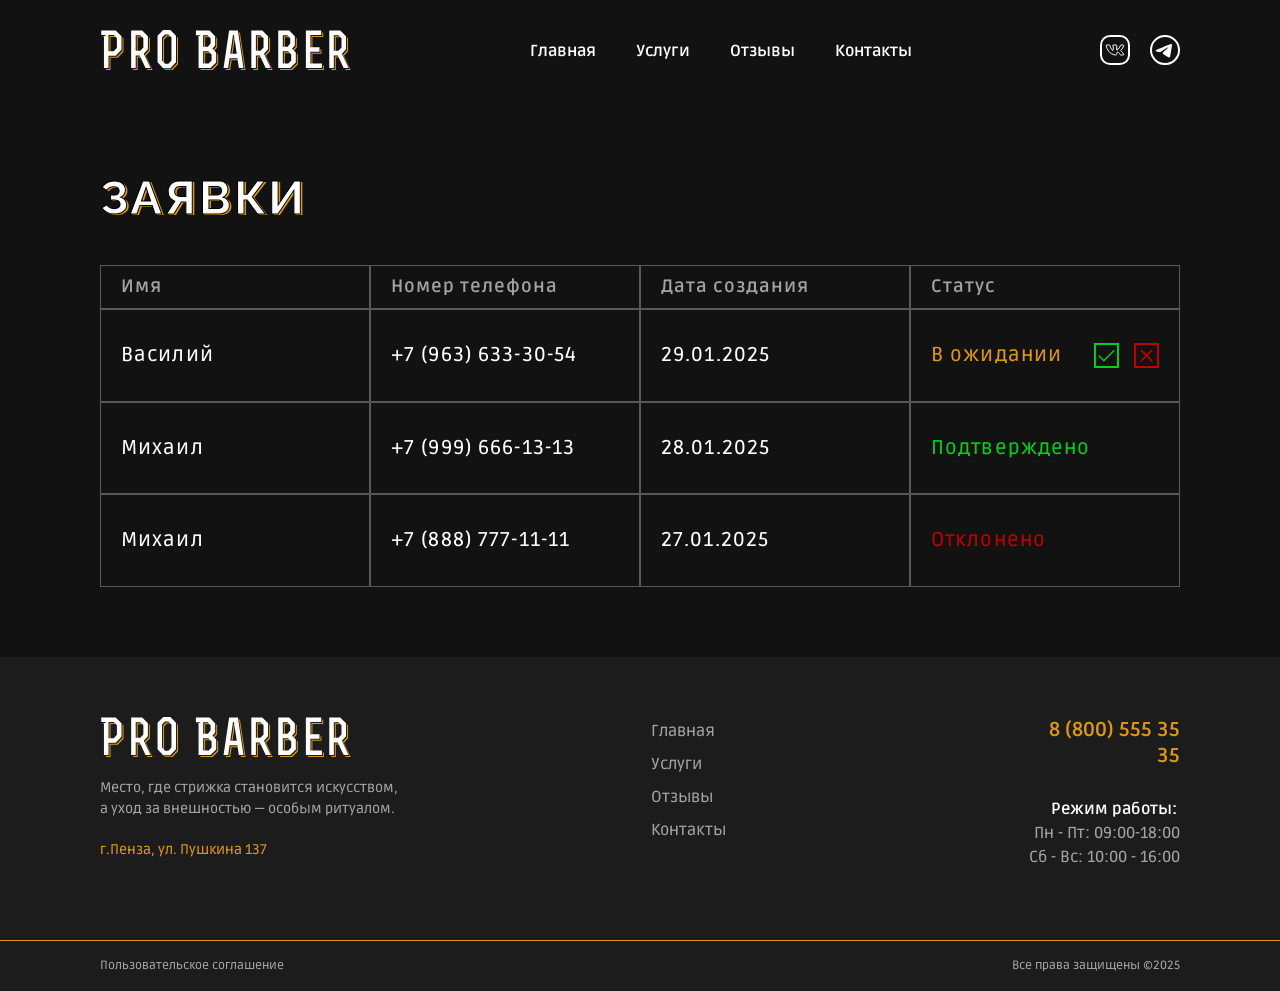
<file: Diplom_Site/Pro barber/requests.html>
<!DOCTYPE html>
<html lang="ru">

<head>
    <meta charset="UTF-8">
    <meta http-equiv="X-UA-Compatible" content="IE=edge">
    <meta name="viewport" content="width=device-width, initial-scale=1.0">
    <link rel="stylesheet" href="./source/scss/requests.css">
    <link rel="stylesheet" href="https://cdn.jsdelivr.net/npm/swiper@11/swiper-bundle.min.css" />
    <title>Pro barber</title>
</head>

<body>
    <div class="wrapper">
        <header class="header">
            <div class="header__nav_background"></div>
            <div class="custom__container">
                <div class="header__content">
                    <div class="header__row">
                        <div class="header__row_box">
                            <a href="index.html"><img src="./images/Лого.svg" alt="logo" class="header__logo"></a>
                            <div class="header__nav">
                                <ul class="header__nav_menu">
                                    <li><a class="header__nav_link" href="index.html">Главная</a></li>
                                    <li><a class="header__nav_link" href="services.html">Услуги</a></li>
                                    <li><a class="header__nav_link" href="reviews.html">Отзывы</a></li>
                                    <li><a class="header__nav_link" href="contacts.html">Контакты</a></li>
                                </ul>
                                <div class="header__nav_social">
                                    <a href="#" class="header__social_link">
                                        <svg width="30" height="30" viewBox="0 0 30 30" fill="none"
                                            xmlns="http://www.w3.org/2000/svg">
                                            <rect class="header__nav_vk_rect" x="1" y="1" width="28" height="28" rx="9"
                                                stroke="white" stroke-width="2" />
                                            <path class="header__nav_stroke"
                                                d="M16.75 13.9576V10.8776C16.75 10.1834 16.6178 10.0443 15.8925 10.0443L13.8362 10.0001C13.1957 10.0001 12.8755 10.0001 12.746 10.1976C12.6165 10.3951 12.76 10.6659 13.0461 11.2059C13.2054 11.5059 13.2911 11.7234 13.2911 12.0601V14.2767C13.2911 14.9767 13.2911 15.3275 13.0111 15.4317C12.7311 15.535 12.4992 15.3 12.0337 14.83C10.8963 13.6767 10.303 12.2367 9.91363 10.6667C9.83313 10.3417 9.79288 10.1792 9.67213 10.0893C9.55138 9.99925 9.37901 10.0001 9.03601 10.0001H7.11102C6.68928 10.0001 6.4784 10.0001 6.34628 10.1417C6.21503 10.2842 6.2404 10.4659 6.29115 10.8284C6.75315 14.1009 9.77451 19.4667 15.3561 19.9783C16.3448 20.0683 16.75 19.8142 16.75 18.7825C16.75 18.1975 16.7368 17.2525 17.5095 17.1284C17.9146 17.0634 18.1867 17.2009 18.6391 17.5617C19.4231 18.1883 19.8343 18.9533 20.1204 19.5342C20.3103 19.9192 20.4512 20 20.8974 20H22.7122C23.6292 20 23.8786 19.7867 23.4699 18.9667C23.0081 18.0471 22.3543 17.2268 21.5484 16.5559C20.9919 16.1 20.7146 15.8725 20.6997 15.7042C20.6831 15.5367 20.8869 15.2992 21.2947 14.8242C22.0822 13.9059 23.1549 12.4651 23.6554 10.9359C23.9039 10.1776 23.6703 10.0001 22.8644 10.0001H21.2343C20.4442 10.0001 20.4451 9.97425 20.2587 10.8276C19.9559 12.2117 18.9655 13.5426 18.0345 14.4484C17.5926 14.8784 17.3257 15.1375 17.0501 15.0317C16.7745 14.9259 16.75 14.6042 16.75 13.9576Z"
                                                stroke="white" stroke-linecap="round" stroke-linejoin="round" />
                                        </svg>
                                    </a>
                                    <a href="#" class="header__social_link">
                                        <svg width="30" height="30" viewBox="0 0 30 30" fill="none"
                                            xmlns="http://www.w3.org/2000/svg">
                                            <path class="header__nav_stroke"
                                                d="M29.0234 15.0117C29.0234 22.7501 22.7501 29.0234 15.0117 29.0234C7.27325 29.0234 1 22.7501 1 15.0117C1 7.27325 7.27325 1 15.0117 1C22.7501 1 29.0234 7.27325 29.0234 15.0117Z"
                                                stroke="white" stroke-width="2" />
                                            <path class="header__nav_tg_fill" fill-rule="evenodd" clip-rule="evenodd"
                                                d="M6.78123 14.848C11.1538 12.9307 14.0766 11.6914 15.5497 11.0834C19.7119 9.35312 20.577 9.04914 21.1382 9.02576C21.2551 9.02576 21.5357 9.04914 21.7228 9.18944C21.8631 9.30635 21.9098 9.47003 21.9332 9.58694C21.9566 9.70386 21.98 9.96106 21.9566 10.1715C21.7228 12.5332 20.7641 18.3087 20.2497 20.9509C20.0392 22.0733 19.6183 22.4474 19.2208 22.4942C18.3557 22.5643 17.6776 21.9096 16.8358 21.3718C15.5264 20.5067 14.7781 19.9689 13.4921 19.1271C12.019 18.145 12.9776 17.6072 13.8194 16.742C14.0299 16.5082 17.888 13.0242 17.9582 12.6968C17.9582 12.6501 17.9815 12.5098 17.888 12.4396C17.7945 12.3695 17.6776 12.3929 17.584 12.4162C17.4437 12.4396 15.3393 13.8426 11.2473 16.6018C10.6394 17.0226 10.1016 17.2097 9.61053 17.2097C9.07273 17.2097 8.04389 16.9057 7.27226 16.6485C6.33696 16.3445 5.58871 16.1809 5.65886 15.6664C5.70562 15.4092 6.07975 15.1286 6.78123 14.848Z"
                                                fill="white" />
                                        </svg>
                                    </a>
                                </div>
                            </div>
                        </div>
                        <div class="header__social">
                            <a href="#" class="header__social_link">
                                <svg width="30" height="30" viewBox="0 0 30 30" fill="none"
                                    xmlns="http://www.w3.org/2000/svg">
                                    <rect class="header__nav_vk_rect" x="1" y="1" width="28" height="28" rx="9"
                                        stroke="white" stroke-width="2" />
                                    <path class="header__nav_stroke"
                                        d="M16.75 13.9576V10.8776C16.75 10.1834 16.6178 10.0443 15.8925 10.0443L13.8362 10.0001C13.1957 10.0001 12.8755 10.0001 12.746 10.1976C12.6165 10.3951 12.76 10.6659 13.0461 11.2059C13.2054 11.5059 13.2911 11.7234 13.2911 12.0601V14.2767C13.2911 14.9767 13.2911 15.3275 13.0111 15.4317C12.7311 15.535 12.4992 15.3 12.0337 14.83C10.8963 13.6767 10.303 12.2367 9.91363 10.6667C9.83313 10.3417 9.79288 10.1792 9.67213 10.0893C9.55138 9.99925 9.37901 10.0001 9.03601 10.0001H7.11102C6.68928 10.0001 6.4784 10.0001 6.34628 10.1417C6.21503 10.2842 6.2404 10.4659 6.29115 10.8284C6.75315 14.1009 9.77451 19.4667 15.3561 19.9783C16.3448 20.0683 16.75 19.8142 16.75 18.7825C16.75 18.1975 16.7368 17.2525 17.5095 17.1284C17.9146 17.0634 18.1867 17.2009 18.6391 17.5617C19.4231 18.1883 19.8343 18.9533 20.1204 19.5342C20.3103 19.9192 20.4512 20 20.8974 20H22.7122C23.6292 20 23.8786 19.7867 23.4699 18.9667C23.0081 18.0471 22.3543 17.2268 21.5484 16.5559C20.9919 16.1 20.7146 15.8725 20.6997 15.7042C20.6831 15.5367 20.8869 15.2992 21.2947 14.8242C22.0822 13.9059 23.1549 12.4651 23.6554 10.9359C23.9039 10.1776 23.6703 10.0001 22.8644 10.0001H21.2343C20.4442 10.0001 20.4451 9.97425 20.2587 10.8276C19.9559 12.2117 18.9655 13.5426 18.0345 14.4484C17.5926 14.8784 17.3257 15.1375 17.0501 15.0317C16.7745 14.9259 16.75 14.6042 16.75 13.9576Z"
                                        stroke="white" stroke-linecap="round" stroke-linejoin="round" />
                                </svg>
                            </a>
                            <a href="#" class="header__social_link">
                                <svg width="30" height="30" viewBox="0 0 30 30" fill="none"
                                    xmlns="http://www.w3.org/2000/svg">
                                    <path class="header__nav_stroke"
                                        d="M29.0234 15.0117C29.0234 22.7501 22.7501 29.0234 15.0117 29.0234C7.27325 29.0234 1 22.7501 1 15.0117C1 7.27325 7.27325 1 15.0117 1C22.7501 1 29.0234 7.27325 29.0234 15.0117Z"
                                        stroke="white" stroke-width="2" />
                                    <path class="header__nav_tg_fill" fill-rule="evenodd" clip-rule="evenodd"
                                        d="M6.78123 14.848C11.1538 12.9307 14.0766 11.6914 15.5497 11.0834C19.7119 9.35312 20.577 9.04914 21.1382 9.02576C21.2551 9.02576 21.5357 9.04914 21.7228 9.18944C21.8631 9.30635 21.9098 9.47003 21.9332 9.58694C21.9566 9.70386 21.98 9.96106 21.9566 10.1715C21.7228 12.5332 20.7641 18.3087 20.2497 20.9509C20.0392 22.0733 19.6183 22.4474 19.2208 22.4942C18.3557 22.5643 17.6776 21.9096 16.8358 21.3718C15.5264 20.5067 14.7781 19.9689 13.4921 19.1271C12.019 18.145 12.9776 17.6072 13.8194 16.742C14.0299 16.5082 17.888 13.0242 17.9582 12.6968C17.9582 12.6501 17.9815 12.5098 17.888 12.4396C17.7945 12.3695 17.6776 12.3929 17.584 12.4162C17.4437 12.4396 15.3393 13.8426 11.2473 16.6018C10.6394 17.0226 10.1016 17.2097 9.61053 17.2097C9.07273 17.2097 8.04389 16.9057 7.27226 16.6485C6.33696 16.3445 5.58871 16.1809 5.65886 15.6664C5.70562 15.4092 6.07975 15.1286 6.78123 14.848Z"
                                        fill="white" />
                                </svg>
                            </a>
                        </div>
                        <div class="header__burger">
                            <span></span>
                        </div>
                    </div>
                </div>
            </div>
        </header>
        <main class="main">
            <section class="requests">
                <div class="custom__container">
                    <div class="requests__content">
                        <div class="requests__head">Заявки</div>
                        <div class="requests__table">
                            <div class="requests__table_head">
                                <div class="requests__table_main">Имя</div>
                                <div class="requests__table_main">Номер телефона</div>
                                <div class="requests__table_main">Дата создания</div>
                                <div class="requests__table_main">Статус</div>
                            </div>
                            <div class="requests__table_body">
                                <div class="requests__table_name">Василий</div>
                                <div class="requests__table_phone">+7 (963) 633-30-54</div>
                                <div class="requests__table_date">29.01.2025</div>
                                <div class="requests__table_status requests__table_status-waiting">В ожидании
                                    <div class="requests__btn_block">
                                        <button class="requests__btn requests__btn_success"><svg width="25" height="25"
                                                viewBox="0 0 25 25" fill="none" xmlns="http://www.w3.org/2000/svg">
                                                <rect x="1" y="1" width="23" height="23" stroke="#00CE1F"
                                                    stroke-width="2" />
                                                <path
                                                    d="M20.8369 7.71143L9.87549 18.6831L4.16406 12.9614L5.08691 12.0386L9.87549 16.8169L19.9141 6.78857L20.8369 7.71143Z"
                                                    fill="#00CE1F" />
                                            </svg>
                                        </button>
                                        <button class="requests__btn requests__btn_rejected"><svg width="25" height="25"
                                                viewBox="0 0 25 25" fill="none" xmlns="http://www.w3.org/2000/svg">
                                                <path
                                                    d="M7.6 18.625L6.375 17.4L11.275 12.5L6.375 7.6L7.6 6.375L12.5 11.275L17.4 6.375L18.625 7.6L13.725 12.5L18.625 17.4L17.4 18.625L12.5 13.725L7.6 18.625Z"
                                                    fill="#C00000" />
                                                <rect x="1" y="1" width="23" height="23" stroke="#C00000"
                                                    stroke-width="2" />
                                            </svg>
                                        </button>
                                    </div>
                                </div>

                                <div class="requests__table_name">Михаил</div>
                                <div class="requests__table_phone">+7 (999) 666-13-13</div>
                                <div class="requests__table_date">28.01.2025</div>
                                <div class="requests__table_status requests__table_status-success">Подтверждено</div>

                                <div class="requests__table_name">Михаил</div>
                                <div class="requests__table_phone">+7 (888) 777-11-11</div>
                                <div class="requests__table_date">27.01.2025</div>
                                <div class="requests__table_status requests__table_status-rejected">Отклонено</div>
                            </div>
                        </div>
                    </div>
                </div>
            </section>
        </main>
        <footer class="footer">
            <div class="footer__wrapper">
                <div class="footer__top">
                    <div class="custom__container">
                        <div class="footer__top_content">
                            <div class="footer__top_row">
                                <div class="footer__top_item">
                                    <img class="footer__logo" src="./images/Лого.svg" alt="footer_logo">
                                    <p class="footer__descr">Место, где стрижка становится искусством,
                                        а уход за внешностью — особым ритуалом.</p>
                                    <p class="footer__addres">г.Пенза, ул. Пушкина 137</p>
                                </div>
                                <ul class="footer__menu_list">
                                    <li>
                                        <a href="index.html" class="footer__menu_item">Главная</a>
                                    </li>
                                    <li>
                                        <a href="services.html" class="footer__menu_item">Услуги</a>
                                    </li>
                                    <li>
                                        <a href="reviews.html" class="footer__menu_item">Отзывы</a>
                                    </li>
                                    <li>
                                        <a href="contacts.html" class="footer__menu_item">Контакты</a>
                                    </li>
                                </ul>
                                <div class="footer__top_info">
                                    <p class="footer__phone">8 (800) 555 35 35</p>
                                    <p class="footer__hours">Режим работы:
                                    </p>
                                    <p class="footer__hours_work"> Пн - Пт: 09:00-18:00
                                        Сб - Вс: 10:00 - 16:00</p>
                                </div>
                            </div>
                        </div>
                    </div>
                </div>
            </div>
            <div class="footer__bottom">
                <div class="custom__container">
                    <div class="footer__bottom_content">
                        <div class="footer__bottom_row">
                            <a href="#" class="footer__bottom_link">Пользовательское соглашение</a>
                            <p class="footer__bottom_copy">Все права защищены ©2025</p>
                        </div>
                    </div>
                </div>
            </div>
        </footer>
    </div>
    <script src="./source/js/burger.js"></script>
    <script src="./source/js/visibleBlocks.js"></script>
</body>

</html>
</file>
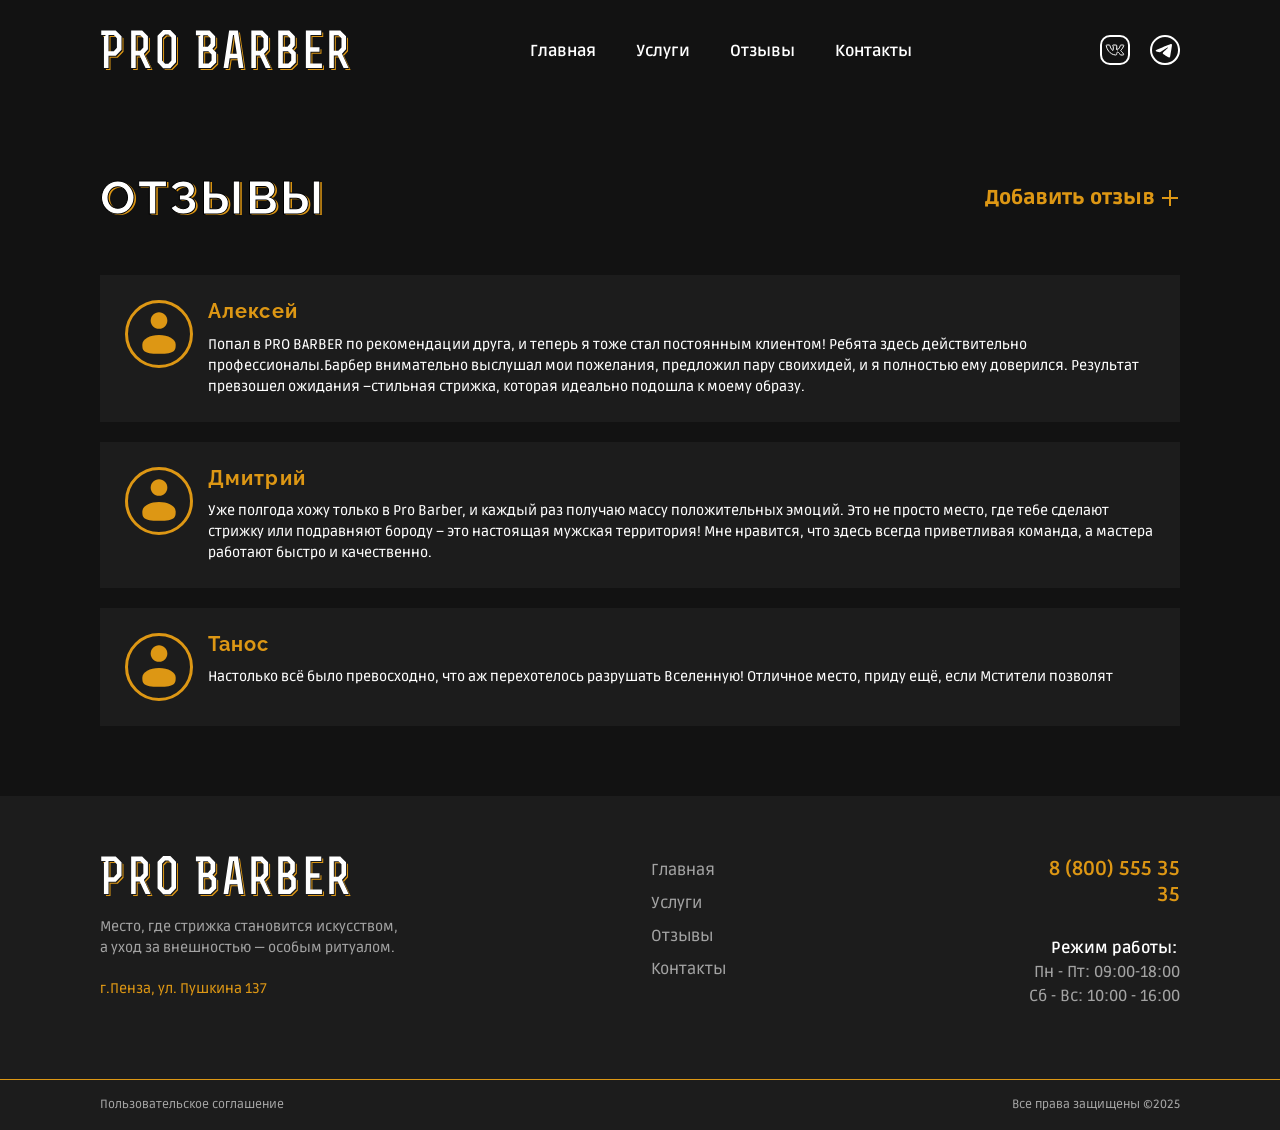
<file: Diplom_Site/Pro barber/reviews.html>
<!DOCTYPE html>
<html lang="ru">

<head>
    <meta charset="UTF-8">
    <meta http-equiv="X-UA-Compatible" content="IE=edge">
    <meta name="viewport" content="width=device-width, initial-scale=1.0">
    <link rel="stylesheet" href="./source/scss/reviews.css">
    <link rel="stylesheet" href="https://cdn.jsdelivr.net/npm/swiper@11/swiper-bundle.min.css" />
    <title>Pro barber</title>
</head>

<body>
    <div class="wrapper">
        <header class="header">
            <div class="header__nav_background"></div>
            <div class="custom__container">
                <div class="header__content">
                    <div class="header__row">
                        <div class="header__row_box">
                            <a href="index.html"><img src="./images/Лого.svg" alt="logo" class="header__logo"></a>
                            <div class="header__nav">
                                <ul class="header__nav_menu">
                                    <li><a class="header__nav_link" href="index.html">Главная</a></li>
                                    <li><a class="header__nav_link" href="services.html">Услуги</a></li>
                                    <li><a class="header__nav_link" href="reviews.html">Отзывы</a></li>
                                    <li><a class="header__nav_link" href="contacts.html">Контакты</a></li>
                                </ul>
                                <div class="header__nav_social">
                                    <a href="#" class="header__social_link">
                                        <svg width="30" height="30" viewBox="0 0 30 30" fill="none"
                                            xmlns="http://www.w3.org/2000/svg">
                                            <rect class="header__nav_vk_rect" x="1" y="1" width="28" height="28" rx="9"
                                                stroke="white" stroke-width="2" />
                                            <path class="header__nav_stroke"
                                                d="M16.75 13.9576V10.8776C16.75 10.1834 16.6178 10.0443 15.8925 10.0443L13.8362 10.0001C13.1957 10.0001 12.8755 10.0001 12.746 10.1976C12.6165 10.3951 12.76 10.6659 13.0461 11.2059C13.2054 11.5059 13.2911 11.7234 13.2911 12.0601V14.2767C13.2911 14.9767 13.2911 15.3275 13.0111 15.4317C12.7311 15.535 12.4992 15.3 12.0337 14.83C10.8963 13.6767 10.303 12.2367 9.91363 10.6667C9.83313 10.3417 9.79288 10.1792 9.67213 10.0893C9.55138 9.99925 9.37901 10.0001 9.03601 10.0001H7.11102C6.68928 10.0001 6.4784 10.0001 6.34628 10.1417C6.21503 10.2842 6.2404 10.4659 6.29115 10.8284C6.75315 14.1009 9.77451 19.4667 15.3561 19.9783C16.3448 20.0683 16.75 19.8142 16.75 18.7825C16.75 18.1975 16.7368 17.2525 17.5095 17.1284C17.9146 17.0634 18.1867 17.2009 18.6391 17.5617C19.4231 18.1883 19.8343 18.9533 20.1204 19.5342C20.3103 19.9192 20.4512 20 20.8974 20H22.7122C23.6292 20 23.8786 19.7867 23.4699 18.9667C23.0081 18.0471 22.3543 17.2268 21.5484 16.5559C20.9919 16.1 20.7146 15.8725 20.6997 15.7042C20.6831 15.5367 20.8869 15.2992 21.2947 14.8242C22.0822 13.9059 23.1549 12.4651 23.6554 10.9359C23.9039 10.1776 23.6703 10.0001 22.8644 10.0001H21.2343C20.4442 10.0001 20.4451 9.97425 20.2587 10.8276C19.9559 12.2117 18.9655 13.5426 18.0345 14.4484C17.5926 14.8784 17.3257 15.1375 17.0501 15.0317C16.7745 14.9259 16.75 14.6042 16.75 13.9576Z"
                                                stroke="white" stroke-linecap="round" stroke-linejoin="round" />
                                        </svg>
                                    </a>
                                    <a href="#" class="header__social_link">
                                        <svg width="30" height="30" viewBox="0 0 30 30" fill="none"
                                            xmlns="http://www.w3.org/2000/svg">
                                            <path class="header__nav_stroke"
                                                d="M29.0234 15.0117C29.0234 22.7501 22.7501 29.0234 15.0117 29.0234C7.27325 29.0234 1 22.7501 1 15.0117C1 7.27325 7.27325 1 15.0117 1C22.7501 1 29.0234 7.27325 29.0234 15.0117Z"
                                                stroke="white" stroke-width="2" />
                                            <path class="header__nav_tg_fill" fill-rule="evenodd" clip-rule="evenodd"
                                                d="M6.78123 14.848C11.1538 12.9307 14.0766 11.6914 15.5497 11.0834C19.7119 9.35312 20.577 9.04914 21.1382 9.02576C21.2551 9.02576 21.5357 9.04914 21.7228 9.18944C21.8631 9.30635 21.9098 9.47003 21.9332 9.58694C21.9566 9.70386 21.98 9.96106 21.9566 10.1715C21.7228 12.5332 20.7641 18.3087 20.2497 20.9509C20.0392 22.0733 19.6183 22.4474 19.2208 22.4942C18.3557 22.5643 17.6776 21.9096 16.8358 21.3718C15.5264 20.5067 14.7781 19.9689 13.4921 19.1271C12.019 18.145 12.9776 17.6072 13.8194 16.742C14.0299 16.5082 17.888 13.0242 17.9582 12.6968C17.9582 12.6501 17.9815 12.5098 17.888 12.4396C17.7945 12.3695 17.6776 12.3929 17.584 12.4162C17.4437 12.4396 15.3393 13.8426 11.2473 16.6018C10.6394 17.0226 10.1016 17.2097 9.61053 17.2097C9.07273 17.2097 8.04389 16.9057 7.27226 16.6485C6.33696 16.3445 5.58871 16.1809 5.65886 15.6664C5.70562 15.4092 6.07975 15.1286 6.78123 14.848Z"
                                                fill="white" />
                                        </svg>
                                    </a>
                                </div>
                            </div>
                        </div>
                        <div class="header__social">
                            <a href="#" class="header__social_link">
                                <svg width="30" height="30" viewBox="0 0 30 30" fill="none"
                                    xmlns="http://www.w3.org/2000/svg">
                                    <rect class="header__nav_vk_rect" x="1" y="1" width="28" height="28" rx="9"
                                        stroke="white" stroke-width="2" />
                                    <path class="header__nav_stroke"
                                        d="M16.75 13.9576V10.8776C16.75 10.1834 16.6178 10.0443 15.8925 10.0443L13.8362 10.0001C13.1957 10.0001 12.8755 10.0001 12.746 10.1976C12.6165 10.3951 12.76 10.6659 13.0461 11.2059C13.2054 11.5059 13.2911 11.7234 13.2911 12.0601V14.2767C13.2911 14.9767 13.2911 15.3275 13.0111 15.4317C12.7311 15.535 12.4992 15.3 12.0337 14.83C10.8963 13.6767 10.303 12.2367 9.91363 10.6667C9.83313 10.3417 9.79288 10.1792 9.67213 10.0893C9.55138 9.99925 9.37901 10.0001 9.03601 10.0001H7.11102C6.68928 10.0001 6.4784 10.0001 6.34628 10.1417C6.21503 10.2842 6.2404 10.4659 6.29115 10.8284C6.75315 14.1009 9.77451 19.4667 15.3561 19.9783C16.3448 20.0683 16.75 19.8142 16.75 18.7825C16.75 18.1975 16.7368 17.2525 17.5095 17.1284C17.9146 17.0634 18.1867 17.2009 18.6391 17.5617C19.4231 18.1883 19.8343 18.9533 20.1204 19.5342C20.3103 19.9192 20.4512 20 20.8974 20H22.7122C23.6292 20 23.8786 19.7867 23.4699 18.9667C23.0081 18.0471 22.3543 17.2268 21.5484 16.5559C20.9919 16.1 20.7146 15.8725 20.6997 15.7042C20.6831 15.5367 20.8869 15.2992 21.2947 14.8242C22.0822 13.9059 23.1549 12.4651 23.6554 10.9359C23.9039 10.1776 23.6703 10.0001 22.8644 10.0001H21.2343C20.4442 10.0001 20.4451 9.97425 20.2587 10.8276C19.9559 12.2117 18.9655 13.5426 18.0345 14.4484C17.5926 14.8784 17.3257 15.1375 17.0501 15.0317C16.7745 14.9259 16.75 14.6042 16.75 13.9576Z"
                                        stroke="white" stroke-linecap="round" stroke-linejoin="round" />
                                </svg>
                            </a>
                            <a href="#" class="header__social_link">
                                <svg width="30" height="30" viewBox="0 0 30 30" fill="none"
                                    xmlns="http://www.w3.org/2000/svg">
                                    <path class="header__nav_stroke"
                                        d="M29.0234 15.0117C29.0234 22.7501 22.7501 29.0234 15.0117 29.0234C7.27325 29.0234 1 22.7501 1 15.0117C1 7.27325 7.27325 1 15.0117 1C22.7501 1 29.0234 7.27325 29.0234 15.0117Z"
                                        stroke="white" stroke-width="2" />
                                    <path class="header__nav_tg_fill" fill-rule="evenodd" clip-rule="evenodd"
                                        d="M6.78123 14.848C11.1538 12.9307 14.0766 11.6914 15.5497 11.0834C19.7119 9.35312 20.577 9.04914 21.1382 9.02576C21.2551 9.02576 21.5357 9.04914 21.7228 9.18944C21.8631 9.30635 21.9098 9.47003 21.9332 9.58694C21.9566 9.70386 21.98 9.96106 21.9566 10.1715C21.7228 12.5332 20.7641 18.3087 20.2497 20.9509C20.0392 22.0733 19.6183 22.4474 19.2208 22.4942C18.3557 22.5643 17.6776 21.9096 16.8358 21.3718C15.5264 20.5067 14.7781 19.9689 13.4921 19.1271C12.019 18.145 12.9776 17.6072 13.8194 16.742C14.0299 16.5082 17.888 13.0242 17.9582 12.6968C17.9582 12.6501 17.9815 12.5098 17.888 12.4396C17.7945 12.3695 17.6776 12.3929 17.584 12.4162C17.4437 12.4396 15.3393 13.8426 11.2473 16.6018C10.6394 17.0226 10.1016 17.2097 9.61053 17.2097C9.07273 17.2097 8.04389 16.9057 7.27226 16.6485C6.33696 16.3445 5.58871 16.1809 5.65886 15.6664C5.70562 15.4092 6.07975 15.1286 6.78123 14.848Z"
                                        fill="white" />
                                </svg>
                            </a>
                        </div>
                        <div class="header__burger">
                            <span></span>
                        </div>
                    </div>
                </div>
            </div>
        </header>
        <main class="main">
            <section class="reviews view">
                <div class="custom__container">
                    <div class="reviews__content">
                        <div class="reviews__row">
                            <div class="reviews__row_top">
                                <h2 class="reviews__head">отзывы</h2>
                                <button href="#" class="reviews__btn">Добавить отзыв <svg width="20" height="20"
                                        viewBox="0 0 20 20" fill="none" xmlns="http://www.w3.org/2000/svg">
                                        <path d="M3 10H17" stroke="#DD9714" stroke-width="2" stroke-linecap="square" />
                                        <path d="M10 3L10 17" stroke="#DD9714" stroke-width="2"
                                            stroke-linecap="square" />
                                    </svg>
                                </button>
                            </div>
                            <div class="reviews__row_bottom">
                                <div class="reviews__item view">
                                    <svg class="reviews__item_svg" width="68" height="68" viewBox="0 0 68 68"
                                        fill="none" xmlns="http://www.w3.org/2000/svg">
                                        <circle cx="34" cy="34" r="32.5" stroke="#DD9714" stroke-width="3" />
                                        <path
                                            d="M33.9993 28.8333C38.6017 28.8333 42.3327 25.1023 42.3327 20.5C42.3327 15.8976 38.6017 12.1666 33.9993 12.1666C29.397 12.1666 25.666 15.8976 25.666 20.5C25.666 25.1023 29.397 28.8333 33.9993 28.8333Z"
                                            fill="#DD9714" />
                                        <path
                                            d="M50.6673 44.4584C50.6673 49.6355 50.6673 53.8334 34.0007 53.8334C17.334 53.8334 17.334 49.6355 17.334 44.4584C17.334 39.2813 24.7965 35.0834 34.0007 35.0834C43.2048 35.0834 50.6673 39.2813 50.6673 44.4584Z"
                                            fill="#DD9714" />
                                    </svg>
                                    <div class="reviews__item_box">
                                        <div class="reviews__item_name">Алексей</div>
                                        <div class="reviews__item_text">Попал в PRO BARBER по рекомендации друга, и
                                            теперь я
                                            тоже стал постоянным клиентом! Ребята здесь действительно
                                            профессионалы.Барбер
                                            внимательно выслушал мои пожелания, предложил пару своихидей, и я полностью
                                            ему
                                            доверился. Результат превзошел ожидания –стильная стрижка, которая идеально
                                            подошла к моему образу.</div>
                                    </div>
                                </div>
                                <div class="reviews__item view">
                                    <svg class="reviews__item_svg" width="68" height="68" viewBox="0 0 68 68"
                                        fill="none" xmlns="http://www.w3.org/2000/svg">
                                        <circle cx="34" cy="34" r="32.5" stroke="#DD9714" stroke-width="3" />
                                        <path
                                            d="M33.9993 28.8333C38.6017 28.8333 42.3327 25.1023 42.3327 20.5C42.3327 15.8976 38.6017 12.1666 33.9993 12.1666C29.397 12.1666 25.666 15.8976 25.666 20.5C25.666 25.1023 29.397 28.8333 33.9993 28.8333Z"
                                            fill="#DD9714" />
                                        <path
                                            d="M50.6673 44.4584C50.6673 49.6355 50.6673 53.8334 34.0007 53.8334C17.334 53.8334 17.334 49.6355 17.334 44.4584C17.334 39.2813 24.7965 35.0834 34.0007 35.0834C43.2048 35.0834 50.6673 39.2813 50.6673 44.4584Z"
                                            fill="#DD9714" />
                                    </svg>
                                    <div class="reviews__item_box">
                                        <div class="reviews__item_name">Дмитрий</div>
                                        <div class="reviews__item_text">Уже полгода хожу только в Pro Barber, и каждый
                                            раз
                                            получаю массу положительных эмоций. Это не просто место, где тебе сделают
                                            стрижку или подравняют бороду – это настоящая мужская территория! Мне
                                            нравится,
                                            что здесь всегда приветливая команда, а мастера работают быстро и
                                            качественно.
                                        </div>
                                    </div>
                                </div>
                                <div class="reviews__item view">
                                    <svg class="reviews__item_svg" width="68" height="68" viewBox="0 0 68 68"
                                        fill="none" xmlns="http://www.w3.org/2000/svg">
                                        <circle cx="34" cy="34" r="32.5" stroke="#DD9714" stroke-width="3" />
                                        <path
                                            d="M33.9993 28.8333C38.6017 28.8333 42.3327 25.1023 42.3327 20.5C42.3327 15.8976 38.6017 12.1666 33.9993 12.1666C29.397 12.1666 25.666 15.8976 25.666 20.5C25.666 25.1023 29.397 28.8333 33.9993 28.8333Z"
                                            fill="#DD9714" />
                                        <path
                                            d="M50.6673 44.4584C50.6673 49.6355 50.6673 53.8334 34.0007 53.8334C17.334 53.8334 17.334 49.6355 17.334 44.4584C17.334 39.2813 24.7965 35.0834 34.0007 35.0834C43.2048 35.0834 50.6673 39.2813 50.6673 44.4584Z"
                                            fill="#DD9714" />
                                    </svg>
                                    <div class="reviews__item_box">
                                        <div class="reviews__item_name">Танос</div>
                                        <div class="reviews__item_text">Настолько всё было превосходно, что аж
                                            перехотелось
                                            разрушать Вселенную! Отличное место, приду ещё, если Мстители позволят</div>
                                    </div>
                                </div>
                            </div>
                        </div>
                    </div>
                </div>
            </section>
            <div id="rModal" class="modal">
                <div class="modal__content">
                    <h3 class="modal__head">добавление Отзыва</h3>
                    <div class="modal__body">
                        <input type="text" class="modal__input" placeholder="Ваше имя">
                        <input type="text" class="modal__input" placeholder="Текст отзыва">
                    </div>
                    <div class="modal__bottom">
                        <button class="modal__btn modal__btn_add">Добавить</button>
                        <button class="modal__btn modal__btn_close">Закрыть</button>
                    </div>
                </div>
            </div>
            <div class="btn-up btn-up_hide"><svg width="26" height="29" viewBox="0 0 26 29" fill="none"
                    xmlns="http://www.w3.org/2000/svg">
                    <path
                        d="M11.1198 29V7.20202L2.65866 15.6684L0 13.008L13 0L26 13.008L23.3413 15.6684L14.8802 7.20202V29H11.1198Z"
                        fill="#121212" />
                </svg>
            </div>
        </main>
        <footer class="footer">
            <div class="footer__wrapper">
                <div class="footer__top">
                    <div class="custom__container">
                        <div class="footer__top_content">
                            <div class="footer__top_row">
                                <div class="footer__top_item">
                                    <img class="footer__logo" src="./images/Лого.svg" alt="footer_logo">
                                    <p class="footer__descr">Место, где стрижка становится искусством,
                                        а уход за внешностью — особым ритуалом.</p>
                                    <p class="footer__addres">г.Пенза, ул. Пушкина 137</p>
                                </div>
                                <ul class="footer__menu_list">
                                    <li>
                                        <a href="index.html" class="footer__menu_item">Главная</a>
                                    </li>
                                    <li>
                                        <a href="services.html" class="footer__menu_item">Услуги</a>
                                    </li>
                                    <li>
                                        <a href="reviews.html" class="footer__menu_item">Отзывы</a>
                                    </li>
                                    <li>
                                        <a href="contacts.html" class="footer__menu_item">Контакты</a>
                                    </li>
                                </ul>
                                <div class="footer__top_info">
                                    <p class="footer__phone">8 (800) 555 35 35</p>
                                    <p class="footer__hours">Режим работы:
                                    </p>
                                    <p class="footer__hours_work"> Пн - Пт: 09:00-18:00
                                        Сб - Вс: 10:00 - 16:00</p>
                                </div>
                            </div>
                        </div>
                    </div>
                </div>
            </div>
            <div class="footer__bottom">
                <div class="custom__container">
                    <div class="footer__bottom_content">
                        <div class="footer__bottom_row">
                            <a href="#" class="footer__bottom_link">Пользовательское соглашение</a>
                            <p class="footer__bottom_copy">Все права защищены ©2025</p>
                        </div>
                    </div>
                </div>
            </div>
        </footer>
    </div>
    <script src="./source/js/burger.js"></script>
    <script src="./source/js/modalR.js"></script>
    <script src="./source/js/scroll.js"></script>
    <script src="./source/js/visibleBlocks.js"></script>
</body>

</html>
</file>
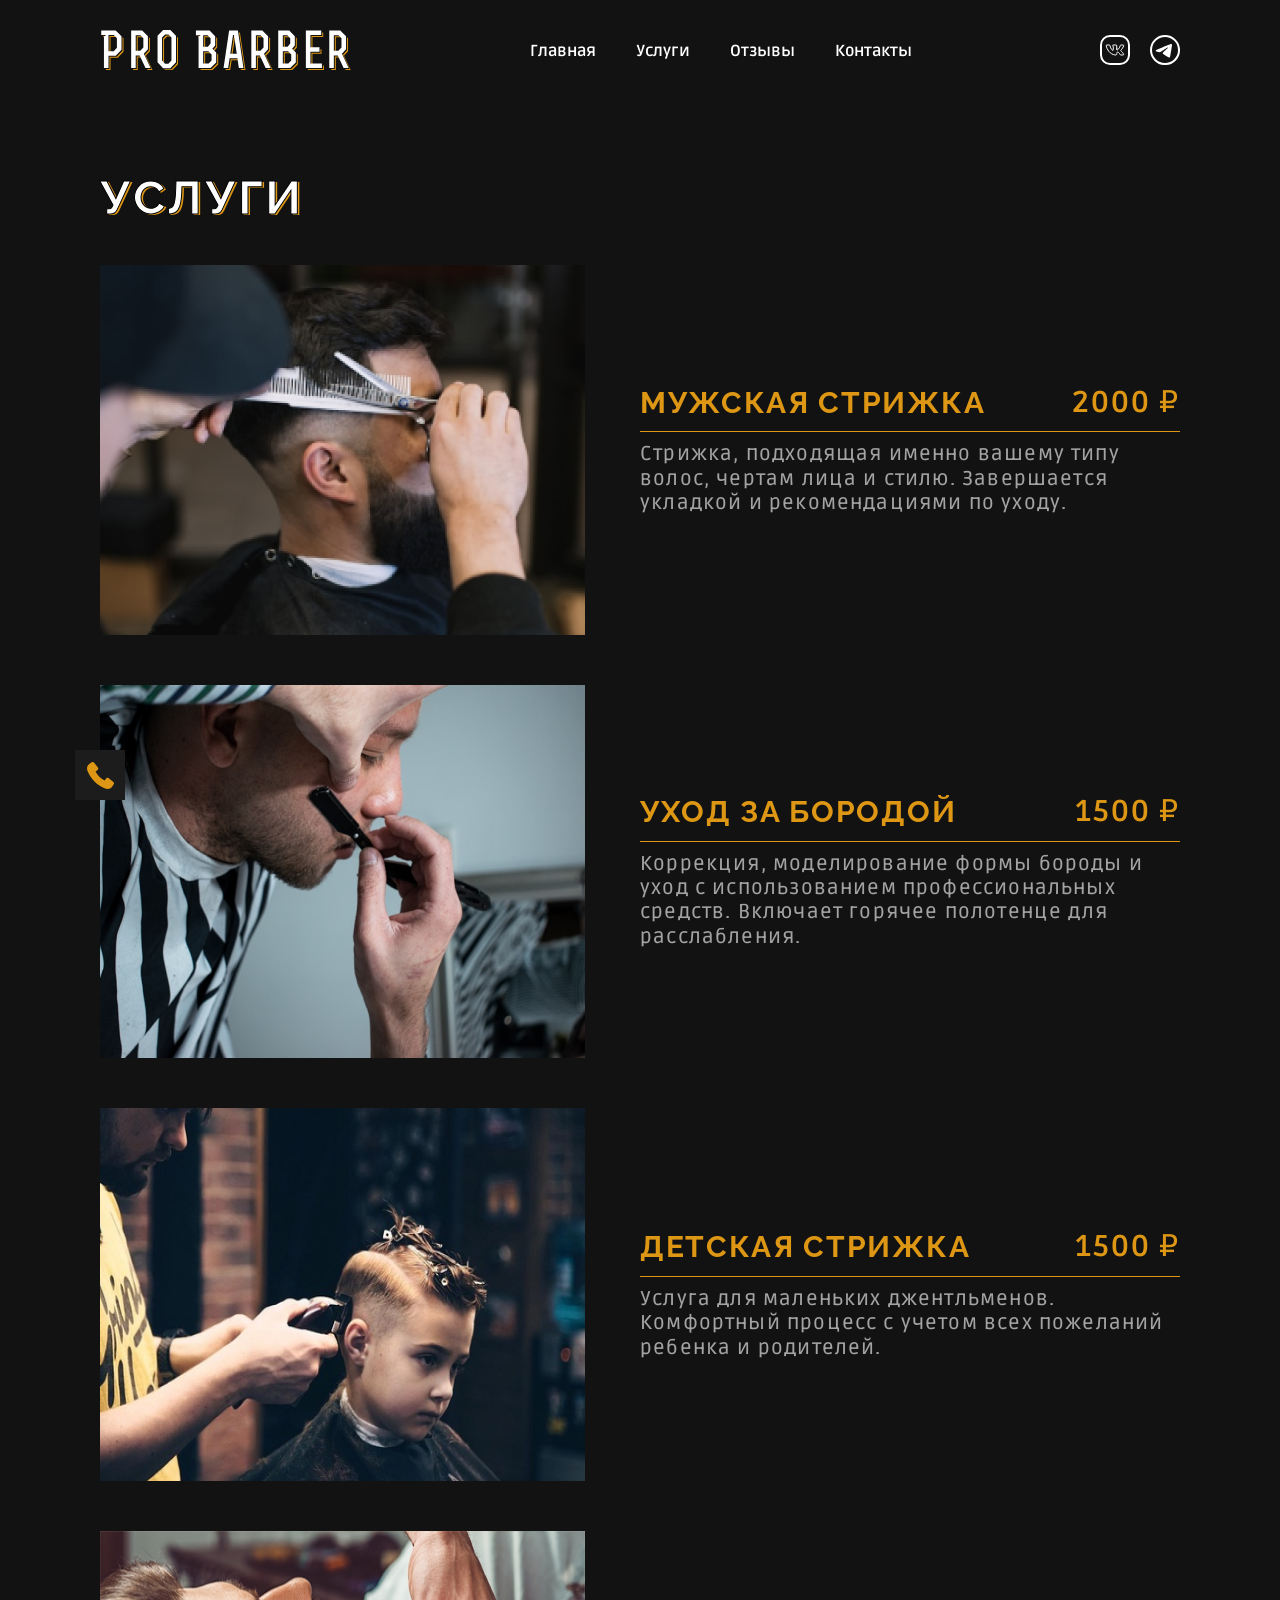
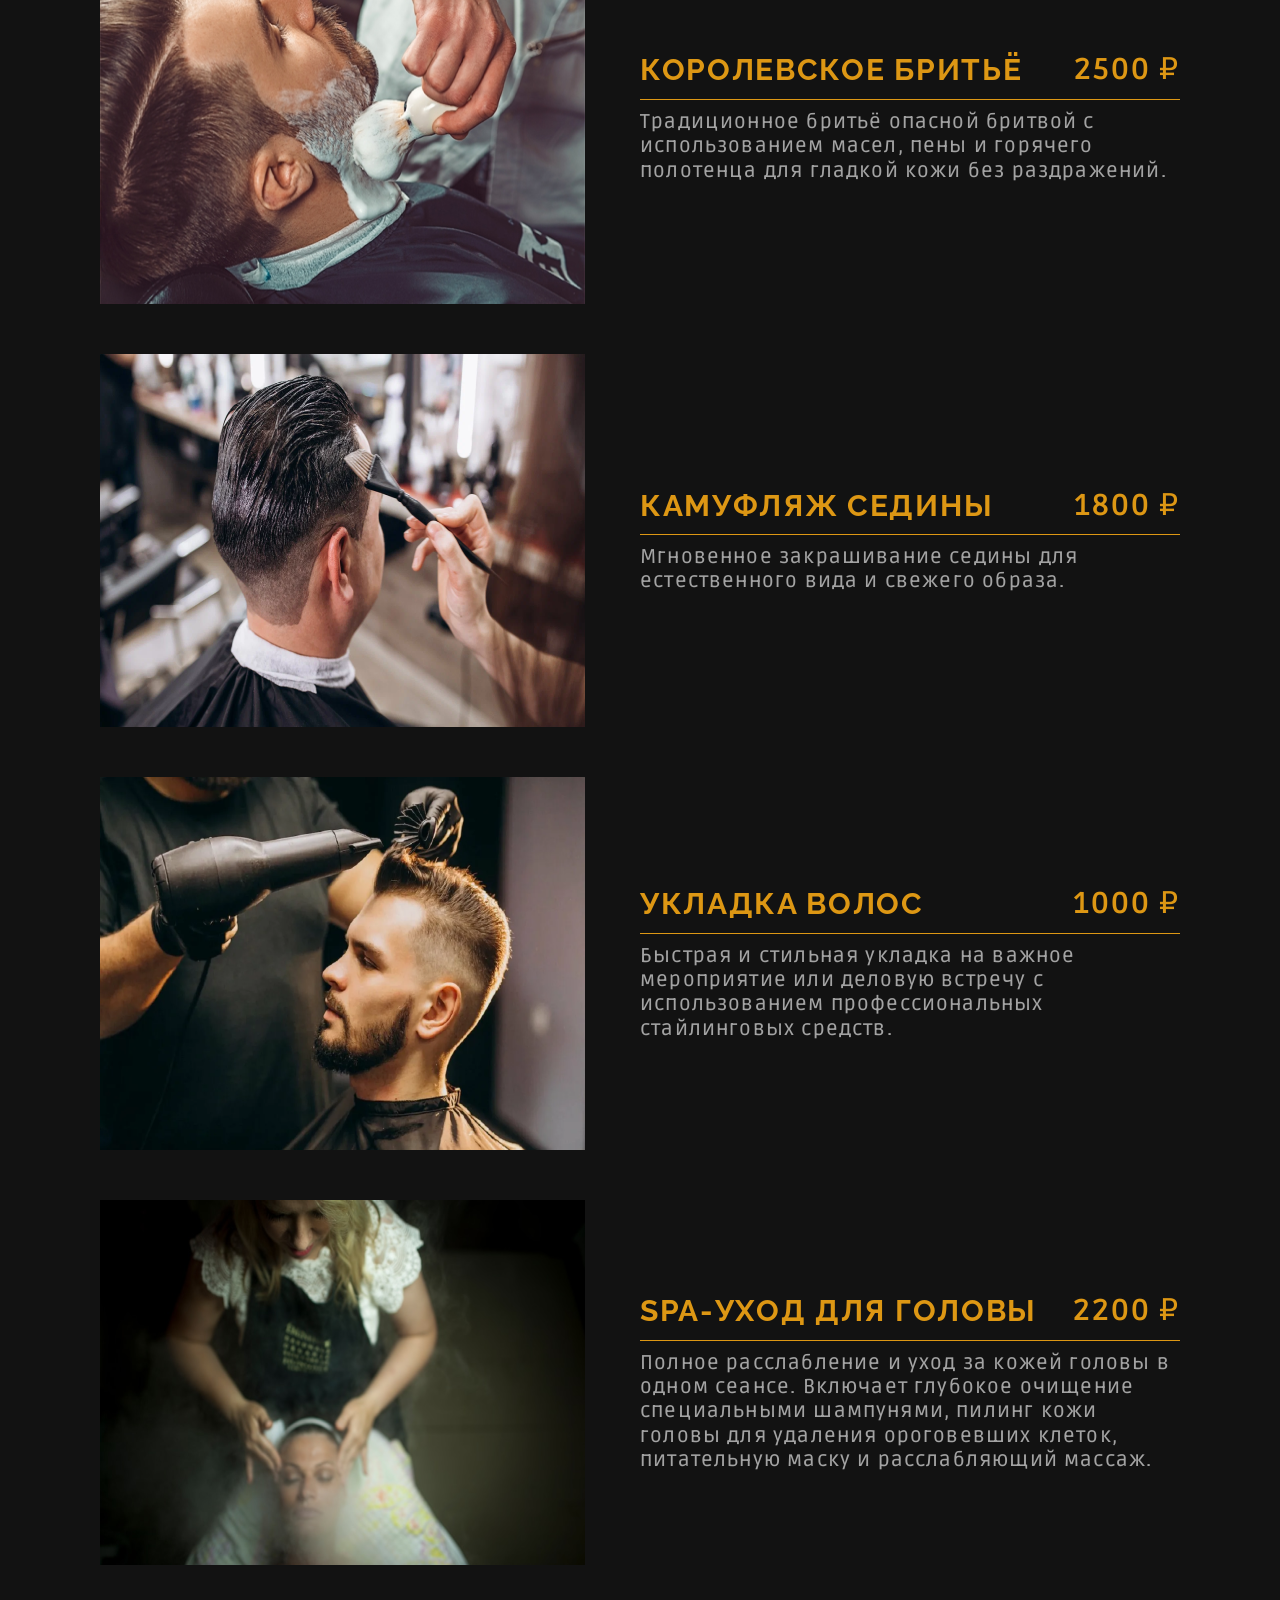
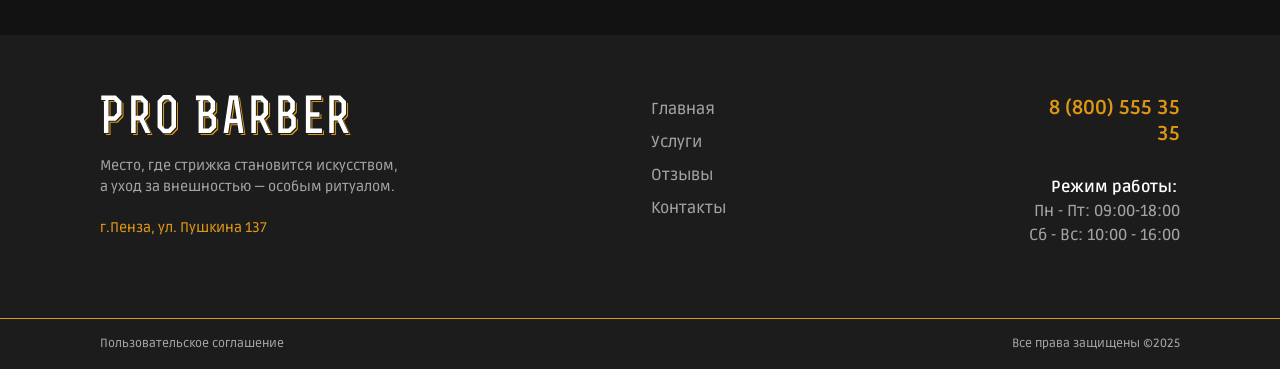
<file: Diplom_Site/Pro barber/services.html>
<!DOCTYPE html>
<html lang="ru">

<head>
    <meta charset="UTF-8">
    <meta http-equiv="X-UA-Compatible" content="IE=edge">
    <meta name="viewport" content="width=device-width, initial-scale=1.0">
    <link rel="stylesheet" href="./source/scss/services.css">
    <link rel="stylesheet" href="https://cdn.jsdelivr.net/npm/swiper@11/swiper-bundle.min.css" />
    <title>Pro barber</title>
</head>

<body>
    <div class="wrapper">
        <header class="header">
            <div class="header__nav_background"></div>
            <div class="custom__container">
                <div class="header__content">
                    <div class="header__row">
                        <div class="header__row_box">
                            <a href="index.html"><img src="./images/Лого.svg" alt="logo" class="header__logo"></a>
                            <div class="header__nav">
                                <ul class="header__nav_menu">
                                    <li><a class="header__nav_link" href="index.html">Главная</a></li>
                                    <li><a class="header__nav_link" href="services.html">Услуги</a></li>
                                    <li><a class="header__nav_link" href="reviews.html">Отзывы</a></li>
                                    <li><a class="header__nav_link" href="contacts.html">Контакты</a></li>
                                </ul>
                                <div class="header__nav_social">
                                    <a href="#" class="header__social_link">
                                        <svg width="30" height="30" viewBox="0 0 30 30" fill="none"
                                            xmlns="http://www.w3.org/2000/svg">
                                            <rect class="header__nav_vk_rect" x="1" y="1" width="28" height="28" rx="9"
                                                stroke="white" stroke-width="2" />
                                            <path class="header__nav_stroke"
                                                d="M16.75 13.9576V10.8776C16.75 10.1834 16.6178 10.0443 15.8925 10.0443L13.8362 10.0001C13.1957 10.0001 12.8755 10.0001 12.746 10.1976C12.6165 10.3951 12.76 10.6659 13.0461 11.2059C13.2054 11.5059 13.2911 11.7234 13.2911 12.0601V14.2767C13.2911 14.9767 13.2911 15.3275 13.0111 15.4317C12.7311 15.535 12.4992 15.3 12.0337 14.83C10.8963 13.6767 10.303 12.2367 9.91363 10.6667C9.83313 10.3417 9.79288 10.1792 9.67213 10.0893C9.55138 9.99925 9.37901 10.0001 9.03601 10.0001H7.11102C6.68928 10.0001 6.4784 10.0001 6.34628 10.1417C6.21503 10.2842 6.2404 10.4659 6.29115 10.8284C6.75315 14.1009 9.77451 19.4667 15.3561 19.9783C16.3448 20.0683 16.75 19.8142 16.75 18.7825C16.75 18.1975 16.7368 17.2525 17.5095 17.1284C17.9146 17.0634 18.1867 17.2009 18.6391 17.5617C19.4231 18.1883 19.8343 18.9533 20.1204 19.5342C20.3103 19.9192 20.4512 20 20.8974 20H22.7122C23.6292 20 23.8786 19.7867 23.4699 18.9667C23.0081 18.0471 22.3543 17.2268 21.5484 16.5559C20.9919 16.1 20.7146 15.8725 20.6997 15.7042C20.6831 15.5367 20.8869 15.2992 21.2947 14.8242C22.0822 13.9059 23.1549 12.4651 23.6554 10.9359C23.9039 10.1776 23.6703 10.0001 22.8644 10.0001H21.2343C20.4442 10.0001 20.4451 9.97425 20.2587 10.8276C19.9559 12.2117 18.9655 13.5426 18.0345 14.4484C17.5926 14.8784 17.3257 15.1375 17.0501 15.0317C16.7745 14.9259 16.75 14.6042 16.75 13.9576Z"
                                                stroke="white" stroke-linecap="round" stroke-linejoin="round" />
                                        </svg>
                                    </a>
                                    <a href="#" class="header__social_link">
                                        <svg width="30" height="30" viewBox="0 0 30 30" fill="none"
                                            xmlns="http://www.w3.org/2000/svg">
                                            <path class="header__nav_stroke"
                                                d="M29.0234 15.0117C29.0234 22.7501 22.7501 29.0234 15.0117 29.0234C7.27325 29.0234 1 22.7501 1 15.0117C1 7.27325 7.27325 1 15.0117 1C22.7501 1 29.0234 7.27325 29.0234 15.0117Z"
                                                stroke="white" stroke-width="2" />
                                            <path class="header__nav_tg_fill" fill-rule="evenodd" clip-rule="evenodd"
                                                d="M6.78123 14.848C11.1538 12.9307 14.0766 11.6914 15.5497 11.0834C19.7119 9.35312 20.577 9.04914 21.1382 9.02576C21.2551 9.02576 21.5357 9.04914 21.7228 9.18944C21.8631 9.30635 21.9098 9.47003 21.9332 9.58694C21.9566 9.70386 21.98 9.96106 21.9566 10.1715C21.7228 12.5332 20.7641 18.3087 20.2497 20.9509C20.0392 22.0733 19.6183 22.4474 19.2208 22.4942C18.3557 22.5643 17.6776 21.9096 16.8358 21.3718C15.5264 20.5067 14.7781 19.9689 13.4921 19.1271C12.019 18.145 12.9776 17.6072 13.8194 16.742C14.0299 16.5082 17.888 13.0242 17.9582 12.6968C17.9582 12.6501 17.9815 12.5098 17.888 12.4396C17.7945 12.3695 17.6776 12.3929 17.584 12.4162C17.4437 12.4396 15.3393 13.8426 11.2473 16.6018C10.6394 17.0226 10.1016 17.2097 9.61053 17.2097C9.07273 17.2097 8.04389 16.9057 7.27226 16.6485C6.33696 16.3445 5.58871 16.1809 5.65886 15.6664C5.70562 15.4092 6.07975 15.1286 6.78123 14.848Z"
                                                fill="white" />
                                        </svg>
                                    </a>
                                </div>
                            </div>
                        </div>
                        <div class="header__social">
                            <a href="#" class="header__social_link">
                                <svg width="30" height="30" viewBox="0 0 30 30" fill="none"
                                    xmlns="http://www.w3.org/2000/svg">
                                    <rect class="header__nav_vk_rect" x="1" y="1" width="28" height="28" rx="9"
                                        stroke="white" stroke-width="2" />
                                    <path class="header__nav_stroke"
                                        d="M16.75 13.9576V10.8776C16.75 10.1834 16.6178 10.0443 15.8925 10.0443L13.8362 10.0001C13.1957 10.0001 12.8755 10.0001 12.746 10.1976C12.6165 10.3951 12.76 10.6659 13.0461 11.2059C13.2054 11.5059 13.2911 11.7234 13.2911 12.0601V14.2767C13.2911 14.9767 13.2911 15.3275 13.0111 15.4317C12.7311 15.535 12.4992 15.3 12.0337 14.83C10.8963 13.6767 10.303 12.2367 9.91363 10.6667C9.83313 10.3417 9.79288 10.1792 9.67213 10.0893C9.55138 9.99925 9.37901 10.0001 9.03601 10.0001H7.11102C6.68928 10.0001 6.4784 10.0001 6.34628 10.1417C6.21503 10.2842 6.2404 10.4659 6.29115 10.8284C6.75315 14.1009 9.77451 19.4667 15.3561 19.9783C16.3448 20.0683 16.75 19.8142 16.75 18.7825C16.75 18.1975 16.7368 17.2525 17.5095 17.1284C17.9146 17.0634 18.1867 17.2009 18.6391 17.5617C19.4231 18.1883 19.8343 18.9533 20.1204 19.5342C20.3103 19.9192 20.4512 20 20.8974 20H22.7122C23.6292 20 23.8786 19.7867 23.4699 18.9667C23.0081 18.0471 22.3543 17.2268 21.5484 16.5559C20.9919 16.1 20.7146 15.8725 20.6997 15.7042C20.6831 15.5367 20.8869 15.2992 21.2947 14.8242C22.0822 13.9059 23.1549 12.4651 23.6554 10.9359C23.9039 10.1776 23.6703 10.0001 22.8644 10.0001H21.2343C20.4442 10.0001 20.4451 9.97425 20.2587 10.8276C19.9559 12.2117 18.9655 13.5426 18.0345 14.4484C17.5926 14.8784 17.3257 15.1375 17.0501 15.0317C16.7745 14.9259 16.75 14.6042 16.75 13.9576Z"
                                        stroke="white" stroke-linecap="round" stroke-linejoin="round" />
                                </svg>
                            </a>
                            <a href="#" class="header__social_link">
                                <svg width="30" height="30" viewBox="0 0 30 30" fill="none"
                                    xmlns="http://www.w3.org/2000/svg">
                                    <path class="header__nav_stroke"
                                        d="M29.0234 15.0117C29.0234 22.7501 22.7501 29.0234 15.0117 29.0234C7.27325 29.0234 1 22.7501 1 15.0117C1 7.27325 7.27325 1 15.0117 1C22.7501 1 29.0234 7.27325 29.0234 15.0117Z"
                                        stroke="white" stroke-width="2" />
                                    <path class="header__nav_tg_fill" fill-rule="evenodd" clip-rule="evenodd"
                                        d="M6.78123 14.848C11.1538 12.9307 14.0766 11.6914 15.5497 11.0834C19.7119 9.35312 20.577 9.04914 21.1382 9.02576C21.2551 9.02576 21.5357 9.04914 21.7228 9.18944C21.8631 9.30635 21.9098 9.47003 21.9332 9.58694C21.9566 9.70386 21.98 9.96106 21.9566 10.1715C21.7228 12.5332 20.7641 18.3087 20.2497 20.9509C20.0392 22.0733 19.6183 22.4474 19.2208 22.4942C18.3557 22.5643 17.6776 21.9096 16.8358 21.3718C15.5264 20.5067 14.7781 19.9689 13.4921 19.1271C12.019 18.145 12.9776 17.6072 13.8194 16.742C14.0299 16.5082 17.888 13.0242 17.9582 12.6968C17.9582 12.6501 17.9815 12.5098 17.888 12.4396C17.7945 12.3695 17.6776 12.3929 17.584 12.4162C17.4437 12.4396 15.3393 13.8426 11.2473 16.6018C10.6394 17.0226 10.1016 17.2097 9.61053 17.2097C9.07273 17.2097 8.04389 16.9057 7.27226 16.6485C6.33696 16.3445 5.58871 16.1809 5.65886 15.6664C5.70562 15.4092 6.07975 15.1286 6.78123 14.848Z"
                                        fill="white" />
                                </svg>
                            </a>
                        </div>
                        <div class="header__burger">
                            <span></span>
                        </div>
                    </div>
                </div>
            </div>
        </header>
        <main class="main">
            <section class="services view">
                <div class="custom__container">
                    <div class="services__content">
                        <h2 class="services__head">Услуги</h2>
                        <div class="services__row">
                            <div class="services__item view">
                                <img src="./images/services-1.png" alt="1" class="services__item_img">
                                <div class="services__item_body">
                                    <div class="services__item_body-top">
                                        <h3 class="services__body_name">мужская стрижка</h3>
                                        <p class="services__body_price">2000 <span
                                                class="services__body_price-ruble">₽</span></p>
                                    </div>
                                    <div class="services__item_body-line"></div>
                                    <p class="services__body_text">Стрижка, подходящая именно вашему типу волос, чертам
                                        лица
                                        и стилю. Завершается укладкой и рекомендациями
                                        по уходу.</p>
                                </div>
                            </div>
                            <div class="services__item view">
                                <img src="./images/services-2.png" alt="1" class="services__item_img">
                                <div class="services__item_body">
                                    <div class="services__item_body-top">
                                        <h3 class="services__body_name">уход за бородой</h3>
                                        <p class="services__body_price">1500 <span
                                                class="services__body_price-ruble">₽</span></p>
                                    </div>
                                    <div class="services__item_body-line"></div>
                                    <p class="services__body_text">Коррекция, моделирование формы бороды и уход с
                                        использованием профессиональных средств. Включает горячее полотенце для
                                        расслабления.</p>
                                </div>
                            </div>
                            <div class="services__item view">
                                <img src="./images/services-3.png" alt="1" class="services__item_img">
                                <div class="services__item_body">
                                    <div class="services__item_body-top">
                                        <h3 class="services__body_name">детская стрижка</h3>
                                        <p class="services__body_price">1500 <span
                                                class="services__body_price-ruble">₽</span></p>
                                    </div>
                                    <div class="services__item_body-line"></div>
                                    <p class="services__body_text">Услуга для маленьких джентльменов. Комфортный процесс
                                        с учетом всех пожеланий ребенка и родителей.</p>
                                </div>
                            </div>
                            <div class="services__item view">
                                <img src="./images/services-4.png" alt="1" class="services__item_img">
                                <div class="services__item_body">
                                    <div class="services__item_body-top">
                                        <h3 class="services__body_name">королевское бритьё</h3>
                                        <p class="services__body_price">2500 <span
                                                class="services__body_price-ruble">₽</span></p>
                                    </div>
                                    <div class="services__item_body-line"></div>
                                    <p class="services__body_text">Традиционное бритьё опасной бритвой с использованием
                                        масел, пены и горячего полотенца для гладкой кожи без раздражений.</p>
                                </div>
                            </div>
                            <div class="services__item view">
                                <img src="./images/services-5.png" alt="1" class="services__item_img">
                                <div class="services__item_body">
                                    <div class="services__item_body-top">
                                        <h3 class="services__body_name">камуфляж седины</h3>
                                        <p class="services__body_price">1800 <span
                                                class="services__body_price-ruble">₽</span></p>
                                    </div>
                                    <div class="services__item_body-line"></div>
                                    <p class="services__body_text">Мгновенное закрашивание седины для естественного вида
                                        и
                                        свежего образа.</p>
                                </div>
                            </div>
                            <div class="services__item view">
                                <img src="./images/services-6.png" alt="1" class="services__item_img">
                                <div class="services__item_body">
                                    <div class="services__item_body-top">
                                        <h3 class="services__body_name">укладка волос</h3>
                                        <p class="services__body_price">1000 <span
                                                class="services__body_price-ruble">₽</span></p>
                                    </div>
                                    <div class="services__item_body-line"></div>
                                    <p class="services__body_text">Быстрая и стильная укладка на важное мероприятие или
                                        деловую встречу с использованием профессиональных стайлинговых средств.</p>
                                </div>
                            </div>
                            <div class="services__item view">
                                <img src="./images/services-7.png" alt="1" class="services__item_img">
                                <div class="services__item_body">
                                    <div class="services__item_body-top">
                                        <h3 class="services__body_name">SPA-уход для головы</h3>
                                        <p class="services__body_price">2200 <span
                                                class="services__body_price-ruble">₽</span></p>
                                    </div>
                                    <div class="services__item_body-line"></div>
                                    <p class="services__body_text">Полное расслабление и уход за кожей головы в одном
                                        сеансе. Включает глубокое очищение специальными шампунями, пилинг кожи головы
                                        для
                                        удаления ороговевших клеток, питательную маску и расслабляющий массаж.</p>
                                </div>
                            </div>
                        </div>
                    </div>
                </div>
            </section>
            <div id="sModal" class="modal">
                <div class="modal__content">
                    <h3 class="modal__head">Запишитесь прямо сейчас</h3>
                    <p class="modal__description">Хотите выглядеть стильно? Мы сделаем это для Вас.
                        Оставьте заявку, и мы свяжемся с Вами для подтверждения</p>
                    <div class="modal__body">
                        <div class="modal__body_inputs">
                            <input type="text" class="modal__input" placeholder="Имя">
                            <input type="text" class="modal__input" placeholder="Номер телефона">
                        </div>
                        <div class="modal__check">
                            <input type="checkbox" id="toggleCheckbox" class="modal__checkbox">
                            <label class="modal__checkbox_label modal__checkbox_text" for="toggleCheckbox"></label>
                            <label class="modal__checkbox_text" for="toggleCheckbox">Я соглашаюсь с условиями
                                Политики в отношении
                                обработки персональных данных</label>
                        </div>
                    </div>
                    <div class="modal__bottom">
                        <input type="submit" class="modal__btn modal__btn_sign" value="Записаться">
                        <button class="modal__btn modal__btn_close">Закрыть</button>
                    </div>
                </div>
            </div>
            <div class="btn-call">
                <svg width="27" height="27" viewBox="0 0 27 27" fill="none" xmlns="http://www.w3.org/2000/svg">
                    <path
                        d="M1.36523 10.7614C4.51366 17.6203 10.1069 23.0566 17.0502 26.0063L18.1652 26.5034C19.3999 27.0536 20.789 27.15 22.0878 26.7757C23.3866 26.4015 24.5117 25.5805 25.2649 24.4575L26.7225 22.2853C26.9506 21.9446 27.043 21.5309 26.9814 21.1255C26.9198 20.7201 26.7087 20.3525 26.3897 20.095L21.451 16.1083C21.279 15.9695 21.0808 15.867 20.8682 15.8068C20.6556 15.7466 20.4331 15.7301 20.2139 15.7581C19.9948 15.7862 19.7836 15.8582 19.5929 15.97C19.4023 16.0818 19.2362 16.2309 19.1047 16.4085L17.5765 18.4708C13.6538 16.5323 10.4786 13.3546 8.54201 9.42918L10.6014 7.9001C10.7789 7.76845 10.928 7.60228 11.0397 7.41155C11.1514 7.22082 11.2234 7.00947 11.2514 6.79019C11.2794 6.57091 11.2629 6.34823 11.2028 6.13551C11.1426 5.92279 11.0401 5.72443 10.9015 5.55233L6.91711 0.610694C6.65984 0.291511 6.29245 0.0802939 5.8873 0.0186499C5.48216 -0.0429942 5.06862 0.0494035 4.72817 0.277642L2.54251 1.74438C1.41344 2.502 0.589821 3.63607 0.218377 4.94458C-0.153068 6.25308 -0.048217 7.65104 0.51425 8.88941L1.36523 10.7614Z"
                        fill="#DD9714" />
                </svg>
            </div>
            <div class="btn-up btn-up_hide"><svg width="26" height="29" viewBox="0 0 26 29" fill="none"
                    xmlns="http://www.w3.org/2000/svg">
                    <path
                        d="M11.1198 29V7.20202L2.65866 15.6684L0 13.008L13 0L26 13.008L23.3413 15.6684L14.8802 7.20202V29H11.1198Z"
                        fill="#121212" />
                </svg>
            </div>
        </main>
        <footer class="footer">
            <div class="footer__wrapper">
                <div class="footer__top">
                    <div class="custom__container">
                        <div class="footer__top_content">
                            <div class="footer__top_row">
                                <div class="footer__top_item">
                                    <img class="footer__logo" src="./images/Лого.svg" alt="footer_logo">
                                    <p class="footer__descr">Место, где стрижка становится искусством,
                                        а уход за внешностью — особым ритуалом.</p>
                                    <p class="footer__addres">г.Пенза, ул. Пушкина 137</p>
                                </div>
                                <ul class="footer__menu_list">
                                    <li>
                                        <a href="index.html" class="footer__menu_item">Главная</a>
                                    </li>
                                    <li>
                                        <a href="services.html" class="footer__menu_item">Услуги</a>
                                    </li>
                                    <li>
                                        <a href="reviews.html" class="footer__menu_item">Отзывы</a>
                                    </li>
                                    <li>
                                        <a href="contacts.html" class="footer__menu_item">Контакты</a>
                                    </li>
                                </ul>
                                <div class="footer__top_info">
                                    <p class="footer__phone">8 (800) 555 35 35</p>
                                    <p class="footer__hours">Режим работы:
                                    </p>
                                    <p class="footer__hours_work"> Пн - Пт: 09:00-18:00
                                        Сб - Вс: 10:00 - 16:00</p>
                                </div>
                            </div>
                        </div>
                    </div>
                </div>
            </div>
            <div class="footer__bottom">
                <div class="custom__container">
                    <div class="footer__bottom_content">
                        <div class="footer__bottom_row">
                            <a href="#" class="footer__bottom_link">Пользовательское соглашение</a>
                            <p class="footer__bottom_copy">Все права защищены ©2025</p>
                        </div>
                    </div>
                </div>
            </div>
        </footer>
    </div>
    <script src="./source/js/burger.js"></script>
    <script src="./source/js/scroll.js"></script>
    <script src="./source/js/modalS.js"></script>
    <script src="./source/js/visibleBlocks.js"></script>
</body>

</html>
</file>
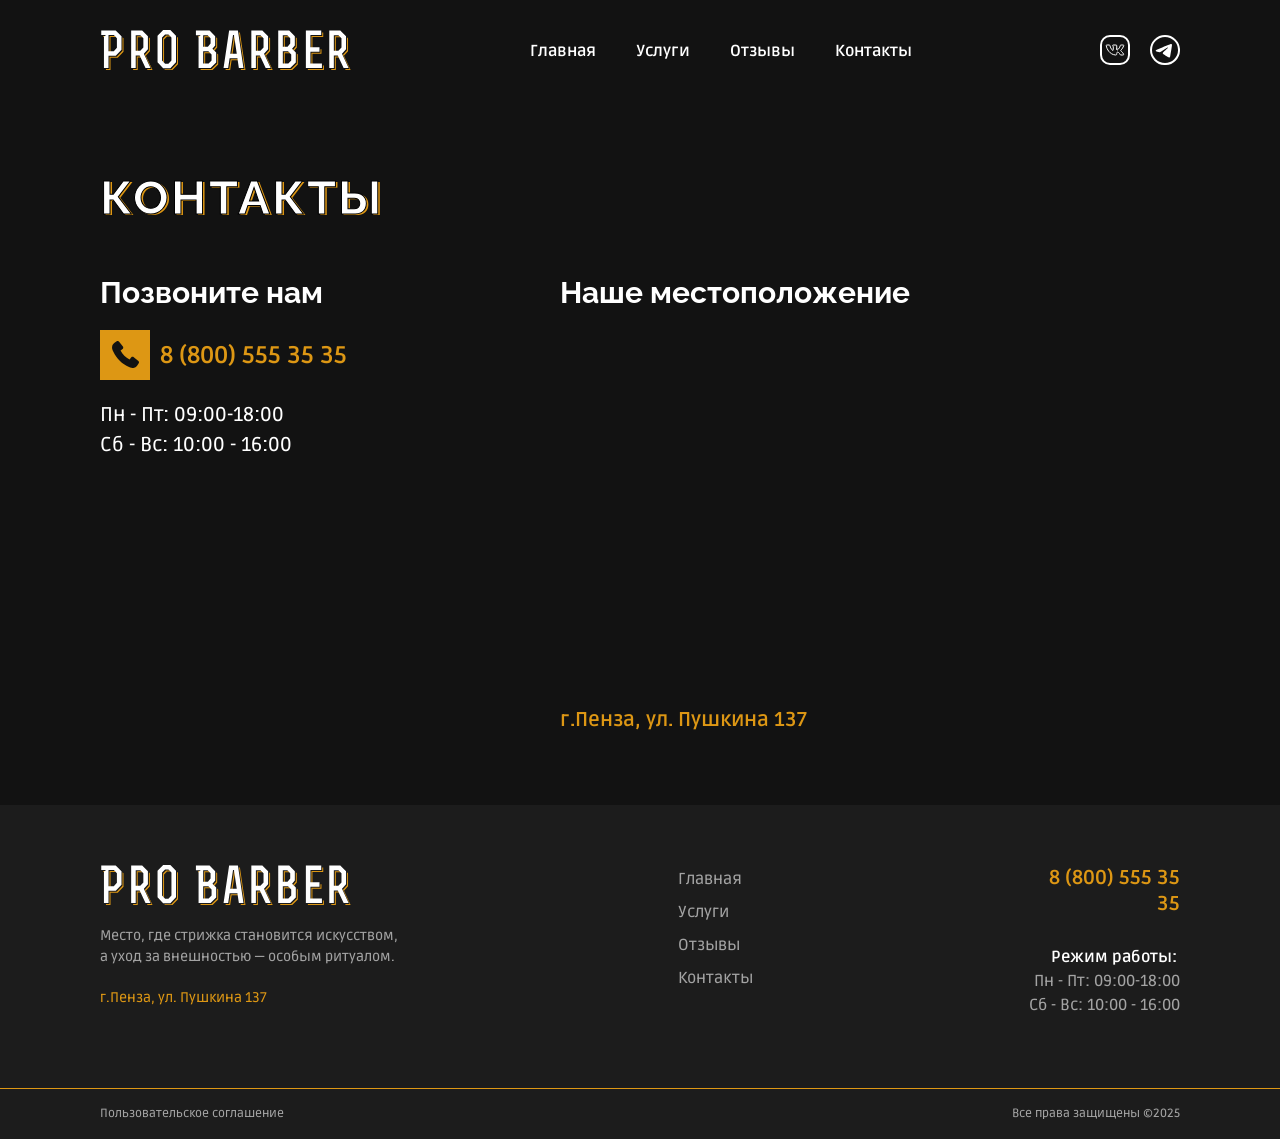
<file: Diplom_Site/Pro-barber/contacts.html>
<!DOCTYPE html>
<html lang="ru">

<head>
    <meta charset="UTF-8">
    <meta http-equiv="X-UA-Compatible" content="IE=edge">
    <meta name="viewport" content="width=device-width, initial-scale=1.0">
    <link rel="stylesheet" href="./source/scss/contacts.css">
    <link rel="stylesheet" href="https://cdn.jsdelivr.net/npm/swiper@11/swiper-bundle.min.css" />
    <title>Pro barber</title>
</head>

<body>
    <div class="wrapper">
        <header class="header">
            <div class="header__nav_background"></div>
            <div class="custom__container">
                <div class="header__content">
                    <div class="header__row">
                        <div class="header__row_box">
                            <a href="index.html"><img src="./images/Лого.svg" alt="logo" class="header__logo"></a>
                            <div class="header__nav">
                                <nav>
																	<ul class="header__nav_menu">
																			<li><a class="header__nav_link" href="index.html">Главная</a></li>
																			<li><a class="header__nav_link" href="services.html">Услуги</a></li>
																			<li><a class="header__nav_link" href="reviews.html">Отзывы</a></li>
																			<li><a class="header__nav_link" href="contacts.html">Контакты</a></li>
																	</ul>
																</nav>
                                <div class="header__nav_social">
                                    <a href="#" class="header__social_link">
                                        <svg width="30" height="30" viewBox="0 0 30 30" fill="none"
                                            xmlns="http://www.w3.org/2000/svg">
                                            <rect class="header__nav_vk_rect" x="1" y="1" width="28" height="28" rx="9"
                                                stroke="white" stroke-width="2" />
                                            <path class="header__nav_stroke"
                                                d="M16.75 13.9576V10.8776C16.75 10.1834 16.6178 10.0443 15.8925 10.0443L13.8362 10.0001C13.1957 10.0001 12.8755 10.0001 12.746 10.1976C12.6165 10.3951 12.76 10.6659 13.0461 11.2059C13.2054 11.5059 13.2911 11.7234 13.2911 12.0601V14.2767C13.2911 14.9767 13.2911 15.3275 13.0111 15.4317C12.7311 15.535 12.4992 15.3 12.0337 14.83C10.8963 13.6767 10.303 12.2367 9.91363 10.6667C9.83313 10.3417 9.79288 10.1792 9.67213 10.0893C9.55138 9.99925 9.37901 10.0001 9.03601 10.0001H7.11102C6.68928 10.0001 6.4784 10.0001 6.34628 10.1417C6.21503 10.2842 6.2404 10.4659 6.29115 10.8284C6.75315 14.1009 9.77451 19.4667 15.3561 19.9783C16.3448 20.0683 16.75 19.8142 16.75 18.7825C16.75 18.1975 16.7368 17.2525 17.5095 17.1284C17.9146 17.0634 18.1867 17.2009 18.6391 17.5617C19.4231 18.1883 19.8343 18.9533 20.1204 19.5342C20.3103 19.9192 20.4512 20 20.8974 20H22.7122C23.6292 20 23.8786 19.7867 23.4699 18.9667C23.0081 18.0471 22.3543 17.2268 21.5484 16.5559C20.9919 16.1 20.7146 15.8725 20.6997 15.7042C20.6831 15.5367 20.8869 15.2992 21.2947 14.8242C22.0822 13.9059 23.1549 12.4651 23.6554 10.9359C23.9039 10.1776 23.6703 10.0001 22.8644 10.0001H21.2343C20.4442 10.0001 20.4451 9.97425 20.2587 10.8276C19.9559 12.2117 18.9655 13.5426 18.0345 14.4484C17.5926 14.8784 17.3257 15.1375 17.0501 15.0317C16.7745 14.9259 16.75 14.6042 16.75 13.9576Z"
                                                stroke="white" stroke-linecap="round" stroke-linejoin="round" />
                                        </svg>
                                    </a>
                                    <a href="#" class="header__social_link">
                                        <svg width="30" height="30" viewBox="0 0 30 30" fill="none"
                                            xmlns="http://www.w3.org/2000/svg">
                                            <path class="header__nav_stroke"
                                                d="M29.0234 15.0117C29.0234 22.7501 22.7501 29.0234 15.0117 29.0234C7.27325 29.0234 1 22.7501 1 15.0117C1 7.27325 7.27325 1 15.0117 1C22.7501 1 29.0234 7.27325 29.0234 15.0117Z"
                                                stroke="white" stroke-width="2" />
                                            <path class="header__nav_tg_fill" fill-rule="evenodd" clip-rule="evenodd"
                                                d="M6.78123 14.848C11.1538 12.9307 14.0766 11.6914 15.5497 11.0834C19.7119 9.35312 20.577 9.04914 21.1382 9.02576C21.2551 9.02576 21.5357 9.04914 21.7228 9.18944C21.8631 9.30635 21.9098 9.47003 21.9332 9.58694C21.9566 9.70386 21.98 9.96106 21.9566 10.1715C21.7228 12.5332 20.7641 18.3087 20.2497 20.9509C20.0392 22.0733 19.6183 22.4474 19.2208 22.4942C18.3557 22.5643 17.6776 21.9096 16.8358 21.3718C15.5264 20.5067 14.7781 19.9689 13.4921 19.1271C12.019 18.145 12.9776 17.6072 13.8194 16.742C14.0299 16.5082 17.888 13.0242 17.9582 12.6968C17.9582 12.6501 17.9815 12.5098 17.888 12.4396C17.7945 12.3695 17.6776 12.3929 17.584 12.4162C17.4437 12.4396 15.3393 13.8426 11.2473 16.6018C10.6394 17.0226 10.1016 17.2097 9.61053 17.2097C9.07273 17.2097 8.04389 16.9057 7.27226 16.6485C6.33696 16.3445 5.58871 16.1809 5.65886 15.6664C5.70562 15.4092 6.07975 15.1286 6.78123 14.848Z"
                                                fill="white" />
                                        </svg>
                                    </a>
                                </div>
                            </div>
                        </div>
                        <div class="header__social">
                            <a href="#" class="header__social_link">
                                <svg width="30" height="30" viewBox="0 0 30 30" fill="none"
                                    xmlns="http://www.w3.org/2000/svg">
                                    <rect class="header__nav_vk_rect" x="1" y="1" width="28" height="28" rx="9"
                                        stroke="white" stroke-width="2" />
                                    <path class="header__nav_stroke"
                                        d="M16.75 13.9576V10.8776C16.75 10.1834 16.6178 10.0443 15.8925 10.0443L13.8362 10.0001C13.1957 10.0001 12.8755 10.0001 12.746 10.1976C12.6165 10.3951 12.76 10.6659 13.0461 11.2059C13.2054 11.5059 13.2911 11.7234 13.2911 12.0601V14.2767C13.2911 14.9767 13.2911 15.3275 13.0111 15.4317C12.7311 15.535 12.4992 15.3 12.0337 14.83C10.8963 13.6767 10.303 12.2367 9.91363 10.6667C9.83313 10.3417 9.79288 10.1792 9.67213 10.0893C9.55138 9.99925 9.37901 10.0001 9.03601 10.0001H7.11102C6.68928 10.0001 6.4784 10.0001 6.34628 10.1417C6.21503 10.2842 6.2404 10.4659 6.29115 10.8284C6.75315 14.1009 9.77451 19.4667 15.3561 19.9783C16.3448 20.0683 16.75 19.8142 16.75 18.7825C16.75 18.1975 16.7368 17.2525 17.5095 17.1284C17.9146 17.0634 18.1867 17.2009 18.6391 17.5617C19.4231 18.1883 19.8343 18.9533 20.1204 19.5342C20.3103 19.9192 20.4512 20 20.8974 20H22.7122C23.6292 20 23.8786 19.7867 23.4699 18.9667C23.0081 18.0471 22.3543 17.2268 21.5484 16.5559C20.9919 16.1 20.7146 15.8725 20.6997 15.7042C20.6831 15.5367 20.8869 15.2992 21.2947 14.8242C22.0822 13.9059 23.1549 12.4651 23.6554 10.9359C23.9039 10.1776 23.6703 10.0001 22.8644 10.0001H21.2343C20.4442 10.0001 20.4451 9.97425 20.2587 10.8276C19.9559 12.2117 18.9655 13.5426 18.0345 14.4484C17.5926 14.8784 17.3257 15.1375 17.0501 15.0317C16.7745 14.9259 16.75 14.6042 16.75 13.9576Z"
                                        stroke="white" stroke-linecap="round" stroke-linejoin="round" />
                                </svg>
                            </a>
                            <a href="#" class="header__social_link">
                                <svg width="30" height="30" viewBox="0 0 30 30" fill="none"
                                    xmlns="http://www.w3.org/2000/svg">
                                    <path class="header__nav_stroke"
                                        d="M29.0234 15.0117C29.0234 22.7501 22.7501 29.0234 15.0117 29.0234C7.27325 29.0234 1 22.7501 1 15.0117C1 7.27325 7.27325 1 15.0117 1C22.7501 1 29.0234 7.27325 29.0234 15.0117Z"
                                        stroke="white" stroke-width="2" />
                                    <path class="header__nav_tg_fill" fill-rule="evenodd" clip-rule="evenodd"
                                        d="M6.78123 14.848C11.1538 12.9307 14.0766 11.6914 15.5497 11.0834C19.7119 9.35312 20.577 9.04914 21.1382 9.02576C21.2551 9.02576 21.5357 9.04914 21.7228 9.18944C21.8631 9.30635 21.9098 9.47003 21.9332 9.58694C21.9566 9.70386 21.98 9.96106 21.9566 10.1715C21.7228 12.5332 20.7641 18.3087 20.2497 20.9509C20.0392 22.0733 19.6183 22.4474 19.2208 22.4942C18.3557 22.5643 17.6776 21.9096 16.8358 21.3718C15.5264 20.5067 14.7781 19.9689 13.4921 19.1271C12.019 18.145 12.9776 17.6072 13.8194 16.742C14.0299 16.5082 17.888 13.0242 17.9582 12.6968C17.9582 12.6501 17.9815 12.5098 17.888 12.4396C17.7945 12.3695 17.6776 12.3929 17.584 12.4162C17.4437 12.4396 15.3393 13.8426 11.2473 16.6018C10.6394 17.0226 10.1016 17.2097 9.61053 17.2097C9.07273 17.2097 8.04389 16.9057 7.27226 16.6485C6.33696 16.3445 5.58871 16.1809 5.65886 15.6664C5.70562 15.4092 6.07975 15.1286 6.78123 14.848Z"
                                        fill="white" />
                                </svg>
                            </a>
                        </div>
                        <div class="header__burger">
                            <span></span>
                        </div>
                    </div>
                </div>
            </div>
        </header>
        <main class="main">
            <section class="info view">
                <div class="custom__container">
                    <div class="info__content">
                        <h2 class="info__head">Контакты</h2>
                        <div class="info__row">
                            <div class="info__box view">
                                <h3 class="info__box_head">Позвоните нам</h3>
                                <p class="info__box_tele"><svg width="50" height="50" viewBox="0 0 50 50" fill="none"
                                        xmlns="http://www.w3.org/2000/svg">
                                        <rect width="50" height="50" fill="#DD9714" />
                                        <path
                                            d="M13.3652 21.7614C16.5137 28.6203 22.1069 34.0566 29.0502 37.0063L30.1652 37.5034C31.3999 38.0536 32.789 38.15 34.0878 37.7757C35.3866 37.4015 36.5117 36.5805 37.2649 35.4575L38.7225 33.2853C38.9506 32.9446 39.043 32.5309 38.9814 32.1255C38.9198 31.7201 38.7087 31.3525 38.3897 31.095L33.451 27.1083C33.279 26.9695 33.0808 26.867 32.8682 26.8068C32.6556 26.7466 32.4331 26.7301 32.2139 26.7581C31.9948 26.7862 31.7836 26.8582 31.5929 26.97C31.4023 27.0818 31.2362 27.2309 31.1047 27.4085L29.5765 29.4708C25.6538 27.5323 22.4786 24.3546 20.542 20.4292L22.6014 18.9001C22.7789 18.7685 22.928 18.6023 23.0397 18.4115C23.1514 18.2208 23.2234 18.0095 23.2514 17.7902C23.2794 17.5709 23.2629 17.3482 23.2028 17.1355C23.1426 16.9228 23.0401 16.7244 22.9015 16.5523L18.9171 11.6107C18.6598 11.2915 18.2925 11.0803 17.8873 11.0186C17.4822 10.957 17.0686 11.0494 16.7282 11.2776L14.5425 12.7444C13.4134 13.502 12.5898 14.6361 12.2184 15.9446C11.8469 17.2531 11.9518 18.651 12.5142 19.8894L13.3652 21.7614Z"
                                            fill="#121212" />
                                    </svg>
                                    8 (800) 555 35 35</p>
                                <p class="info__box_time">Пн - Пт: 09:00-18:00
                                    Сб - Вс: 10:00 - 16:00</p>
                            </div>
                            <div class="info__map view">
                                <h3 class="info__map_head">Наше местоположение</h3>
                                <div class="info__map_wrapper">
                                    <div id="map"></div>
                                </div>
                                <p class="info__map_addres">
                                    г.Пенза, ул. Пушкина 137
                                </p>
                            </div>
                        </div>
                    </div>
                </div>
            </section>
        </main>
        <footer class="footer">
            <div class="footer__wrapper">
                <div class="footer__top">
                    <div class="custom__container">
                        <div class="footer__top_content">
                            <div class="footer__top_row">
                                <div class="footer__top_item">
                                    <img class="footer__logo" src="./images/Лого.svg" alt="footer_logo">
                                    <p class="footer__descr">Место, где стрижка становится искусством,
                                        а уход за внешностью — особым ритуалом.</p>
                                    <p class="footer__addres">г.Пенза, ул. Пушкина 137</p>
                                </div>
                                <nav>
																	<ul class="footer__menu_list">
																			<li>
																					<a href="index.html" class="footer__menu_item">Главная</a>
																			</li>
																			<li>
																					<a href="services.html" class="footer__menu_item">Услуги</a>
																			</li>
																			<li>
																					<a href="reviews.html" class="footer__menu_item">Отзывы</a>
																			</li>
																			<li>
																					<a href="contacts.html" class="footer__menu_item">Контакты</a>
																			</li>
																	</ul>
																</nav>
                                <div class="footer__top_info">
                                    <p class="footer__phone">8 (800) 555 35 35</p>
                                    <p class="footer__hours">Режим работы:
                                    </p>
                                    <p class="footer__hours_work"> Пн - Пт: 09:00-18:00
                                        Сб - Вс: 10:00 - 16:00</p>
                                </div>
                            </div>
                        </div>
                    </div>
                </div>
            </div>
            <div class="footer__bottom">
                <div class="custom__container">
                    <div class="footer__bottom_content">
                        <div class="footer__bottom_row">
                            <a href="#" class="footer__bottom_link">Пользовательское соглашение</a>
                            <p class="footer__bottom_copy">Все права защищены ©2025</p>
                        </div>
                    </div>
                </div>
            </div>
        </footer>
    </div>
    <script src="https://api-maps.yandex.ru/2.1/?apikey=ваш API-ключ&lang=ru_RU"></script>
    <script src="./source/js/burger.js"></script>
    <script src="./source/js/ymap.js"></script>
    <script src="./source/js/visibleBlocks.js"></script>
</body>

</html>
</file>
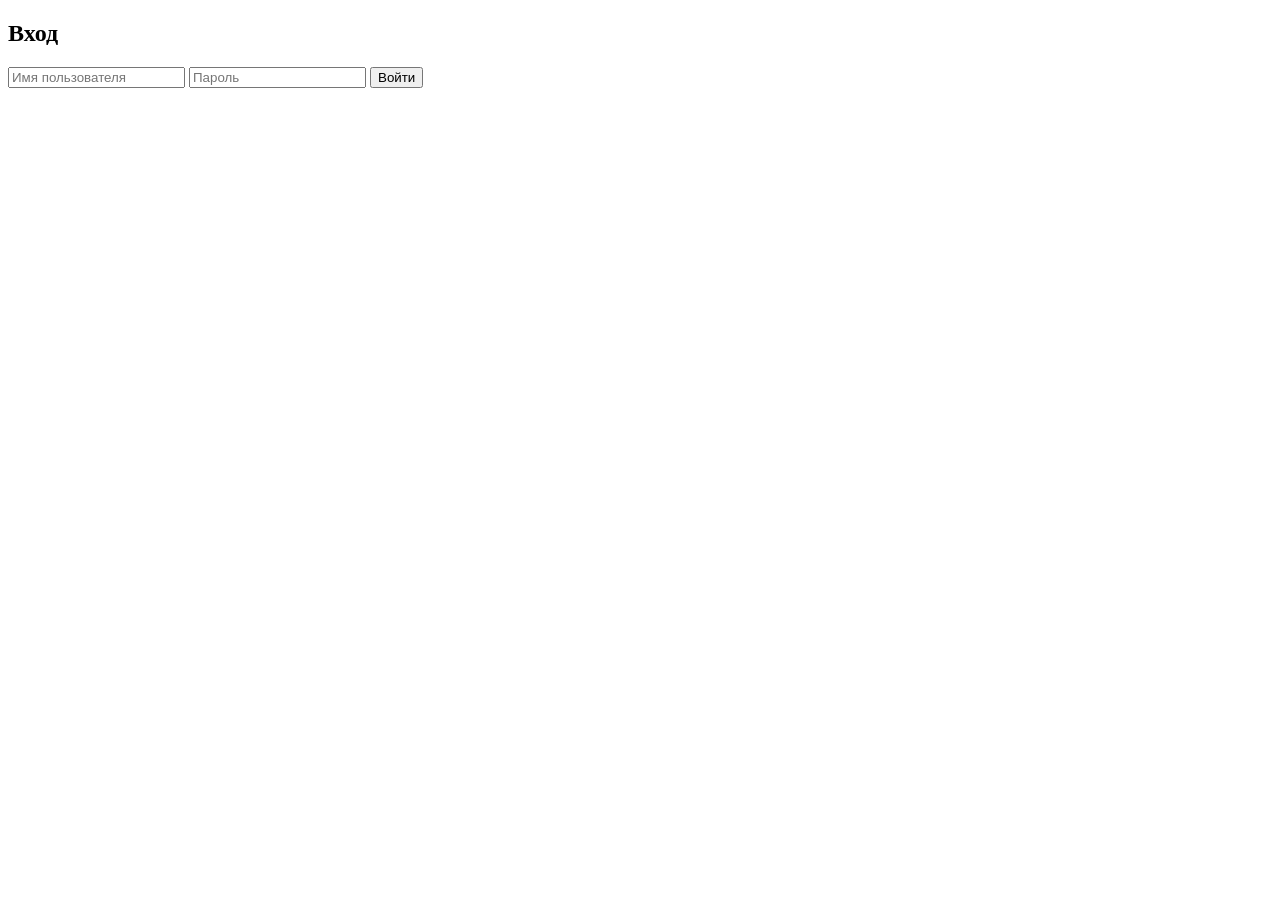
<file: Diplom_Site/Pro-barber/login.html>
<!DOCTYPE html>
<html lang="en">
<head>
    <meta charset="UTF-8">
    <meta name="viewport" content="width=device-width, initial-scale=1.0">
    <title>Вход</title>  
</head>
<body>
    <div class="login-container">
        <h2>Вход</h2>
        <form id="loginForm">
            <input type="text" id="username" placeholder="Имя пользователя" required>
            <input type="password" id="password" placeholder="Пароль" required>
            <button type="submit">Войти</button>
        </form>
        <div id="errorMessage" class="error-message"></div>
    </div>

    <script src="./source/js/login.js"></script>
</body>
</html>
</file>
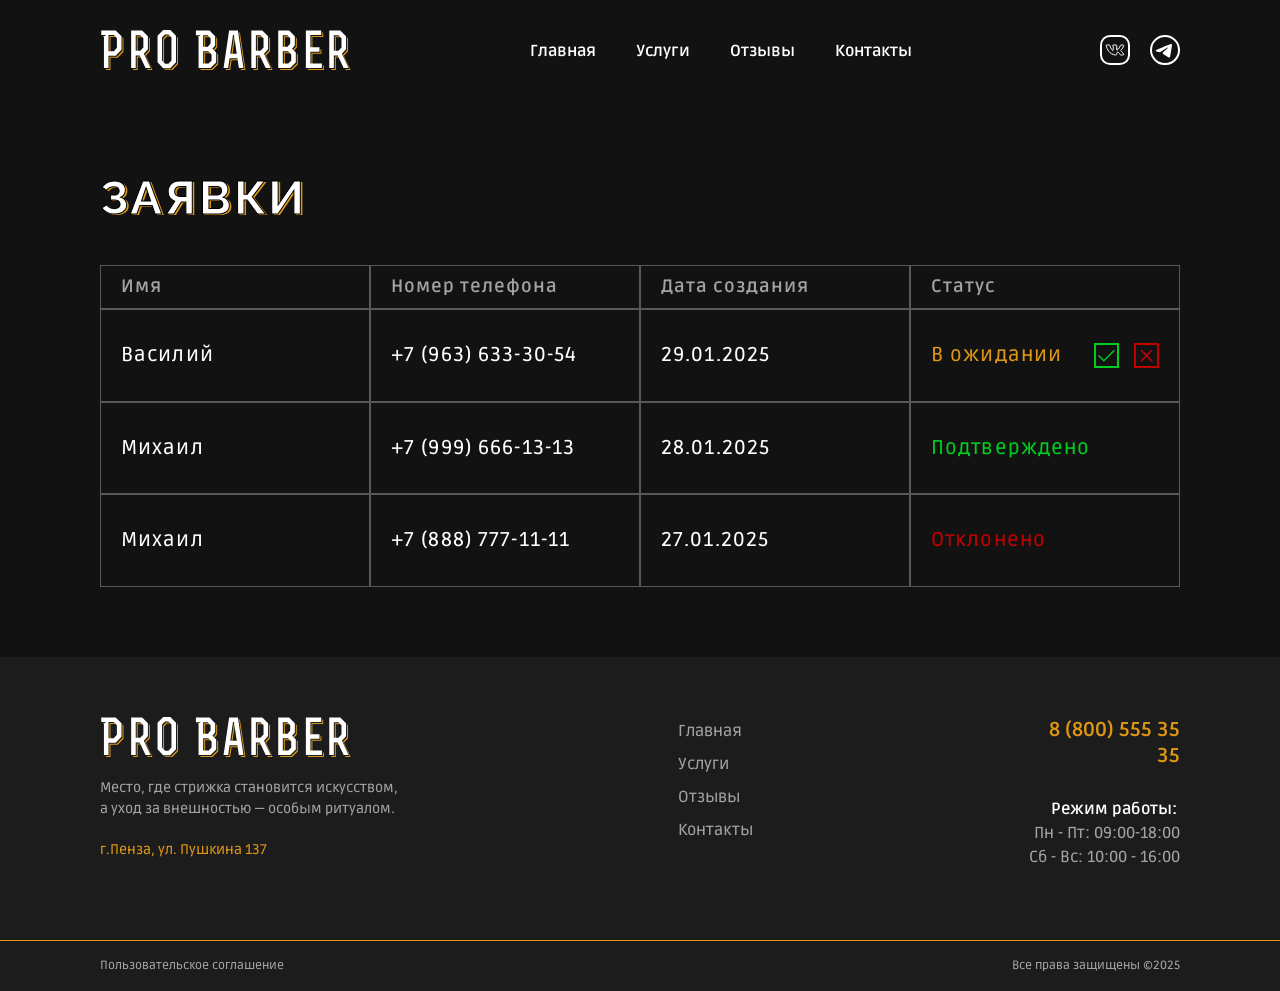
<file: Diplom_Site/Pro-barber/requests.html>
<!DOCTYPE html>
<html lang="ru">

<head>
    <meta charset="UTF-8">
    <meta http-equiv="X-UA-Compatible" content="IE=edge">
    <meta name="viewport" content="width=device-width, initial-scale=1.0">
    <link rel="stylesheet" href="./source/scss/requests.css">
    <link rel="stylesheet" href="https://cdn.jsdelivr.net/npm/swiper@11/swiper-bundle.min.css" />
    <title>Pro barber</title>
</head>

<body>
    <div class="wrapper">
        <header class="header">
            <div class="header__nav_background"></div>
            <div class="custom__container">
                <div class="header__content">
                    <div class="header__row">
                        <div class="header__row_box">
                            <a href="index.html"><img src="./images/Лого.svg" alt="logo" class="header__logo"></a>
                            <div class="header__nav">
                                <nav>
																	<ul class="header__nav_menu">
																			<li><a class="header__nav_link" href="index.html">Главная</a></li>
																			<li><a class="header__nav_link" href="services.html">Услуги</a></li>
																			<li><a class="header__nav_link" href="reviews.html">Отзывы</a></li>
																			<li><a class="header__nav_link" href="contacts.html">Контакты</a></li>
																	</ul>
																</nav>
                                <div class="header__nav_social">
                                    <a href="#" class="header__social_link">
                                        <svg width="30" height="30" viewBox="0 0 30 30" fill="none"
                                            xmlns="http://www.w3.org/2000/svg">
                                            <rect class="header__nav_vk_rect" x="1" y="1" width="28" height="28" rx="9"
                                                stroke="white" stroke-width="2" />
                                            <path class="header__nav_stroke"
                                                d="M16.75 13.9576V10.8776C16.75 10.1834 16.6178 10.0443 15.8925 10.0443L13.8362 10.0001C13.1957 10.0001 12.8755 10.0001 12.746 10.1976C12.6165 10.3951 12.76 10.6659 13.0461 11.2059C13.2054 11.5059 13.2911 11.7234 13.2911 12.0601V14.2767C13.2911 14.9767 13.2911 15.3275 13.0111 15.4317C12.7311 15.535 12.4992 15.3 12.0337 14.83C10.8963 13.6767 10.303 12.2367 9.91363 10.6667C9.83313 10.3417 9.79288 10.1792 9.67213 10.0893C9.55138 9.99925 9.37901 10.0001 9.03601 10.0001H7.11102C6.68928 10.0001 6.4784 10.0001 6.34628 10.1417C6.21503 10.2842 6.2404 10.4659 6.29115 10.8284C6.75315 14.1009 9.77451 19.4667 15.3561 19.9783C16.3448 20.0683 16.75 19.8142 16.75 18.7825C16.75 18.1975 16.7368 17.2525 17.5095 17.1284C17.9146 17.0634 18.1867 17.2009 18.6391 17.5617C19.4231 18.1883 19.8343 18.9533 20.1204 19.5342C20.3103 19.9192 20.4512 20 20.8974 20H22.7122C23.6292 20 23.8786 19.7867 23.4699 18.9667C23.0081 18.0471 22.3543 17.2268 21.5484 16.5559C20.9919 16.1 20.7146 15.8725 20.6997 15.7042C20.6831 15.5367 20.8869 15.2992 21.2947 14.8242C22.0822 13.9059 23.1549 12.4651 23.6554 10.9359C23.9039 10.1776 23.6703 10.0001 22.8644 10.0001H21.2343C20.4442 10.0001 20.4451 9.97425 20.2587 10.8276C19.9559 12.2117 18.9655 13.5426 18.0345 14.4484C17.5926 14.8784 17.3257 15.1375 17.0501 15.0317C16.7745 14.9259 16.75 14.6042 16.75 13.9576Z"
                                                stroke="white" stroke-linecap="round" stroke-linejoin="round" />
                                        </svg>
                                    </a>
                                    <a href="#" class="header__social_link">
                                        <svg width="30" height="30" viewBox="0 0 30 30" fill="none"
                                            xmlns="http://www.w3.org/2000/svg">
                                            <path class="header__nav_stroke"
                                                d="M29.0234 15.0117C29.0234 22.7501 22.7501 29.0234 15.0117 29.0234C7.27325 29.0234 1 22.7501 1 15.0117C1 7.27325 7.27325 1 15.0117 1C22.7501 1 29.0234 7.27325 29.0234 15.0117Z"
                                                stroke="white" stroke-width="2" />
                                            <path class="header__nav_tg_fill" fill-rule="evenodd" clip-rule="evenodd"
                                                d="M6.78123 14.848C11.1538 12.9307 14.0766 11.6914 15.5497 11.0834C19.7119 9.35312 20.577 9.04914 21.1382 9.02576C21.2551 9.02576 21.5357 9.04914 21.7228 9.18944C21.8631 9.30635 21.9098 9.47003 21.9332 9.58694C21.9566 9.70386 21.98 9.96106 21.9566 10.1715C21.7228 12.5332 20.7641 18.3087 20.2497 20.9509C20.0392 22.0733 19.6183 22.4474 19.2208 22.4942C18.3557 22.5643 17.6776 21.9096 16.8358 21.3718C15.5264 20.5067 14.7781 19.9689 13.4921 19.1271C12.019 18.145 12.9776 17.6072 13.8194 16.742C14.0299 16.5082 17.888 13.0242 17.9582 12.6968C17.9582 12.6501 17.9815 12.5098 17.888 12.4396C17.7945 12.3695 17.6776 12.3929 17.584 12.4162C17.4437 12.4396 15.3393 13.8426 11.2473 16.6018C10.6394 17.0226 10.1016 17.2097 9.61053 17.2097C9.07273 17.2097 8.04389 16.9057 7.27226 16.6485C6.33696 16.3445 5.58871 16.1809 5.65886 15.6664C5.70562 15.4092 6.07975 15.1286 6.78123 14.848Z"
                                                fill="white" />
                                        </svg>
                                    </a>
                                </div>
                            </div>
                        </div>
                        <div class="header__social">
                            <a href="#" class="header__social_link">
                                <svg width="30" height="30" viewBox="0 0 30 30" fill="none"
                                    xmlns="http://www.w3.org/2000/svg">
                                    <rect class="header__nav_vk_rect" x="1" y="1" width="28" height="28" rx="9"
                                        stroke="white" stroke-width="2" />
                                    <path class="header__nav_stroke"
                                        d="M16.75 13.9576V10.8776C16.75 10.1834 16.6178 10.0443 15.8925 10.0443L13.8362 10.0001C13.1957 10.0001 12.8755 10.0001 12.746 10.1976C12.6165 10.3951 12.76 10.6659 13.0461 11.2059C13.2054 11.5059 13.2911 11.7234 13.2911 12.0601V14.2767C13.2911 14.9767 13.2911 15.3275 13.0111 15.4317C12.7311 15.535 12.4992 15.3 12.0337 14.83C10.8963 13.6767 10.303 12.2367 9.91363 10.6667C9.83313 10.3417 9.79288 10.1792 9.67213 10.0893C9.55138 9.99925 9.37901 10.0001 9.03601 10.0001H7.11102C6.68928 10.0001 6.4784 10.0001 6.34628 10.1417C6.21503 10.2842 6.2404 10.4659 6.29115 10.8284C6.75315 14.1009 9.77451 19.4667 15.3561 19.9783C16.3448 20.0683 16.75 19.8142 16.75 18.7825C16.75 18.1975 16.7368 17.2525 17.5095 17.1284C17.9146 17.0634 18.1867 17.2009 18.6391 17.5617C19.4231 18.1883 19.8343 18.9533 20.1204 19.5342C20.3103 19.9192 20.4512 20 20.8974 20H22.7122C23.6292 20 23.8786 19.7867 23.4699 18.9667C23.0081 18.0471 22.3543 17.2268 21.5484 16.5559C20.9919 16.1 20.7146 15.8725 20.6997 15.7042C20.6831 15.5367 20.8869 15.2992 21.2947 14.8242C22.0822 13.9059 23.1549 12.4651 23.6554 10.9359C23.9039 10.1776 23.6703 10.0001 22.8644 10.0001H21.2343C20.4442 10.0001 20.4451 9.97425 20.2587 10.8276C19.9559 12.2117 18.9655 13.5426 18.0345 14.4484C17.5926 14.8784 17.3257 15.1375 17.0501 15.0317C16.7745 14.9259 16.75 14.6042 16.75 13.9576Z"
                                        stroke="white" stroke-linecap="round" stroke-linejoin="round" />
                                </svg>
                            </a>
                            <a href="#" class="header__social_link">
                                <svg width="30" height="30" viewBox="0 0 30 30" fill="none"
                                    xmlns="http://www.w3.org/2000/svg">
                                    <path class="header__nav_stroke"
                                        d="M29.0234 15.0117C29.0234 22.7501 22.7501 29.0234 15.0117 29.0234C7.27325 29.0234 1 22.7501 1 15.0117C1 7.27325 7.27325 1 15.0117 1C22.7501 1 29.0234 7.27325 29.0234 15.0117Z"
                                        stroke="white" stroke-width="2" />
                                    <path class="header__nav_tg_fill" fill-rule="evenodd" clip-rule="evenodd"
                                        d="M6.78123 14.848C11.1538 12.9307 14.0766 11.6914 15.5497 11.0834C19.7119 9.35312 20.577 9.04914 21.1382 9.02576C21.2551 9.02576 21.5357 9.04914 21.7228 9.18944C21.8631 9.30635 21.9098 9.47003 21.9332 9.58694C21.9566 9.70386 21.98 9.96106 21.9566 10.1715C21.7228 12.5332 20.7641 18.3087 20.2497 20.9509C20.0392 22.0733 19.6183 22.4474 19.2208 22.4942C18.3557 22.5643 17.6776 21.9096 16.8358 21.3718C15.5264 20.5067 14.7781 19.9689 13.4921 19.1271C12.019 18.145 12.9776 17.6072 13.8194 16.742C14.0299 16.5082 17.888 13.0242 17.9582 12.6968C17.9582 12.6501 17.9815 12.5098 17.888 12.4396C17.7945 12.3695 17.6776 12.3929 17.584 12.4162C17.4437 12.4396 15.3393 13.8426 11.2473 16.6018C10.6394 17.0226 10.1016 17.2097 9.61053 17.2097C9.07273 17.2097 8.04389 16.9057 7.27226 16.6485C6.33696 16.3445 5.58871 16.1809 5.65886 15.6664C5.70562 15.4092 6.07975 15.1286 6.78123 14.848Z"
                                        fill="white" />
                                </svg>
                            </a>
                        </div>
                        <div class="header__burger">
                            <span></span>
                        </div>
                    </div>
                </div>
            </div>
        </header>
        <main class="main">
            <section class="requests">
                <div class="custom__container">
                    <div class="requests__content">
                        <div class="requests__head">Заявки</div>
                        <div class="requests__table">
                            <div class="requests__table_head">
                                <div class="requests__table_main">Имя</div>
                                <div class="requests__table_main">Номер телефона</div>
                                <div class="requests__table_main">Дата создания</div>
                                <div class="requests__table_main">Статус</div>
                            </div>
                            <div class="requests__table_body">
                                <div class="requests__table_name">Василий</div>
                                <div class="requests__table_phone">+7 (963) 633-30-54</div>
                                <div class="requests__table_date">29.01.2025</div>
                                <div class="requests__table_status requests__table_status-waiting">В ожидании
                                    <div class="requests__btn_block">
                                        <button class="requests__btn requests__btn_success"><svg width="25" height="25"
                                                viewBox="0 0 25 25" fill="none" xmlns="http://www.w3.org/2000/svg">
                                                <rect x="1" y="1" width="23" height="23" stroke="#00CE1F"
                                                    stroke-width="2" />
                                                <path
                                                    d="M20.8369 7.71143L9.87549 18.6831L4.16406 12.9614L5.08691 12.0386L9.87549 16.8169L19.9141 6.78857L20.8369 7.71143Z"
                                                    fill="#00CE1F" />
                                            </svg>
                                        </button>
                                        <button class="requests__btn requests__btn_rejected"><svg width="25" height="25"
                                                viewBox="0 0 25 25" fill="none" xmlns="http://www.w3.org/2000/svg">
                                                <path
                                                    d="M7.6 18.625L6.375 17.4L11.275 12.5L6.375 7.6L7.6 6.375L12.5 11.275L17.4 6.375L18.625 7.6L13.725 12.5L18.625 17.4L17.4 18.625L12.5 13.725L7.6 18.625Z"
                                                    fill="#C00000" />
                                                <rect x="1" y="1" width="23" height="23" stroke="#C00000"
                                                    stroke-width="2" />
                                            </svg>
                                        </button>
                                    </div>
                                </div>

                                <div class="requests__table_name">Михаил</div>
                                <div class="requests__table_phone">+7 (999) 666-13-13</div>
                                <div class="requests__table_date">28.01.2025</div>
                                <div class="requests__table_status requests__table_status-success">Подтверждено</div>

                                <div class="requests__table_name">Михаил</div>
                                <div class="requests__table_phone">+7 (888) 777-11-11</div>
                                <div class="requests__table_date">27.01.2025</div>
                                <div class="requests__table_status requests__table_status-rejected">Отклонено</div>
                            </div>
                        </div>
                    </div>
                </div>
            </section>
        </main>
        <footer class="footer">
            <div class="footer__wrapper">
                <div class="footer__top">
                    <div class="custom__container">
                        <div class="footer__top_content">
                            <div class="footer__top_row">
                                <div class="footer__top_item">
                                    <img class="footer__logo" src="./images/Лого.svg" alt="footer_logo">
                                    <p class="footer__descr">Место, где стрижка становится искусством,
                                        а уход за внешностью — особым ритуалом.</p>
                                    <p class="footer__addres">г.Пенза, ул. Пушкина 137</p>
                                </div>
                                <nav>
																	<ul class="footer__menu_list">
																			<li>
																					<a href="index.html" class="footer__menu_item">Главная</a>
																			</li>
																			<li>
																					<a href="services.html" class="footer__menu_item">Услуги</a>
																			</li>
																			<li>
																					<a href="reviews.html" class="footer__menu_item">Отзывы</a>
																			</li>
																			<li>
																					<a href="contacts.html" class="footer__menu_item">Контакты</a>
																			</li>
																	</ul>
																</nav>
                                <div class="footer__top_info">
                                    <p class="footer__phone">8 (800) 555 35 35</p>
                                    <p class="footer__hours">Режим работы:
                                    </p>
                                    <p class="footer__hours_work"> Пн - Пт: 09:00-18:00
                                        Сб - Вс: 10:00 - 16:00</p>
                                </div>
                            </div>
                        </div>
                    </div>
                </div>
            </div>
            <div class="footer__bottom">
                <div class="custom__container">
                    <div class="footer__bottom_content">
                        <div class="footer__bottom_row">
                            <a href="#" class="footer__bottom_link">Пользовательское соглашение</a>
                            <p class="footer__bottom_copy">Все права защищены ©2025</p>
                        </div>
                    </div>
                </div>
            </div>
        </footer>
    </div>
    <script src="./source/js/burger.js"></script>
    <script src="./source/js/visibleBlocks.js"></script>
</body>

</html>
</file>
<file: Diplom_Site/Pro barber/source/scss/index.css>
* {
  padding: 0;
  margin: 0;
  border: 0;
}

*,
*::before,
*::after {
  box-sizing: border-box;
}

:focus:active {
  outline: none;
}

a:focus,
a:active {
  outline: none;
}

nav,
footer,
header,
aside {
  display: block;
}

input,
button,
textarea {
  font-family: inherit;
}

input::-ms-clear {
  display: none;
}

button {
  cursor: pointer;
}

button::-moz-focus-inner {
  padding: 0;
  border: 0;
}

a,
a:visited {
  text-decoration: none;
}

a:hover {
  text-decoration: none;
}

ul li {
  list-style: none;
}

img {
  vertical-align: top;
}

@font-face {
  font-family: "Raleway";
  font-style: normal;
  font-weight: 700;
  src: local("Raleway-Bold"), url("../../fonts/Raleway-Bold.woff") format("woff");
}
@font-face {
  font-family: "Ruda";
  font-style: normal;
  font-weight: 500;
  src: local("Ruda-Medium"), url("../../fonts/Ruda-Medium.woff") format("woff");
}
@font-face {
  font-family: "Ruda";
  font-style: normal;
  font-weight: 700;
  src: local("Ruda-Bold"), url("../../fonts/Ruda-Bold.woff") format("woff");
}
@font-face {
  font-family: "Ruda";
  font-style: normal;
  font-weight: 800;
  src: local("Ruda-ExtraBold"), url("../../fonts/Ruda-ExtraBold.woff") format("woff");
}
@font-face {
  font-family: "Ruda";
  font-style: normal;
  font-weight: 900;
  src: local("Ruda-Black"), url("../../fonts/Ruda-Black.woff") format("woff");
}
:root {
  --color-white: #fff;
  --color-black: #121212;
  --color-gray: #1C1C1C;
  --color-mgray: #585858;
  --color-lgray: #A3A3A3;
  --color-primary: #DD9714;
  --color-primary-hover: #A46E0C;
  --color-green: #00CE1F;
  --color-red: #C00000;
}

html {
  scroll-behavior: smooth;
}

body {
  font-family: "Ruda";
  font-weight: 500;
  font-size: 18px;
  line-height: 27px;
  width: 100%;
  background-color: var(--color-black);
  color: var(--color-white);
  margin: 0;
  display: flex;
  flex-direction: column;
  min-height: 100vh;
}

.view {
  opacity: 0;
  transform: translateY(70px);
  transition: transform 1s, opacity 1s;
}

body._lock {
  overflow: hidden;
}

.wrapper {
  display: flex;
  flex-direction: column;
  flex: 1;
}

.custom__container {
  max-width: 1440px;
  padding: 0px 100px;
  margin: 0 auto;
}

.main {
  flex: 1;
}

.swiper-pagination-bullets {
  display: flex;
  justify-content: center;
  align-items: center;
  gap: 3px;
  width: 100%;
  margin: 0 auto;
  height: 16px;
}

.swiper-pagination-bullets .swiper-pagination-bullet {
  background: var(--color-primary);
  width: 12px;
  height: 12px;
  transition: all 0.3s ease-in;
}

.swiper-pagination-bullets .swiper-pagination-bullet-active {
  background: var(--color-primary);
  width: 16px;
  height: 16px;
}

.reviews__button-prev.swiper-button-disabled {
  opacity: 0.3;
}
.reviews__button-prev.swiper-button-disabled path {
  fill: var(--color-primary);
}
.reviews__button-prev.swiper-button-disabled:hover path {
  fill: var(--color-primary);
}

.reviews__button-next.swiper-button-disabled {
  opacity: 0.3;
}
.reviews__button-next.swiper-button-disabled path {
  fill: var(--color-primary);
}
.reviews__button-next.swiper-button-disabled:hover path {
  fill: var(--color-primary);
}

.header {
  background-color: var(--color-black);
  position: -webkit-sticky;
  position: sticky;
  top: 0;
  z-index: 4;
}
.header__row {
  padding: 30px 0;
  display: flex;
  justify-content: space-between;
  align-items: center;
  gap: 100px;
}
.header__row_box {
  display: flex;
  align-items: center;
  max-width: 812px;
  width: 100%;
  gap: 77px;
  justify-content: space-between;
}
.header__nav_menu {
  display: flex;
  gap: 40px;
}
.header__nav_stroke {
  stroke: var(--color-white);
  transition: stroke 0.3s ease-in;
}
.header__nav_tg_fill {
  fill: var(--color-white);
  transition: fill 0.3s ease-in;
}
.header__nav_vk_rect {
  stroke: var(--color-white);
  transition: stroke 0.3s ease-in;
}
.header__nav_link {
  font-size: 16px;
  font-weight: 700;
  line-height: 19.47px;
  color: var(--color-white);
  transition: color 0.3s ease-in;
}
.header__nav_link:hover {
  color: var(--color-primary);
}
.header__nav_social {
  display: none;
}
.header__social {
  display: flex;
  gap: 20px;
}
.header__social_link {
  display: flex;
}
.header__social_link:hover .header__nav_stroke {
  stroke: var(--color-primary);
}
.header__social_link:hover .header__nav_tg_fill {
  fill: var(--color-primary);
}
.header__social_link:hover .header__nav_vk_rect {
  stroke: var(--color-primary);
}
.header__burger {
  display: none;
}

.hero {
  margin-bottom: 70px;
  padding-top: 70px;
}
.hero__row {
  display: flex;
  align-items: center;
  justify-content: space-between;
  gap: 50px;
}
.hero__block {
  max-width: 563px;
}
.hero__block_row {
  display: flex;
  gap: 20px;
  min-height: 51px;
}
.hero__block_head {
  font-family: "Raleway";
  font-size: 47px;
  text-transform: uppercase;
  font-weight: 700;
  line-height: 59.5px;
  margin-bottom: 25px;
  letter-spacing: 0.056em;
}
.hero__block_head-cool {
  -webkit-text-stroke: 1px black;
  padding-left: 4px;
  text-shadow: 2px 1px 0 var(--color-primary);
}
.hero__block_descr {
  margin-bottom: 50px;
  font-size: 18px;
  line-height: 27px;
  font-weight: 500;
  max-width: 390px;
}
.hero__block_btn {
  display: flex;
  justify-content: center;
  align-items: center;
  max-width: 160px;
  width: 100%;
  padding: 12px 0;
  font-family: "Raleway";
  font-size: 20px;
  line-height: 23.48px;
  font-weight: 700;
}
.hero__block_btn-fst {
  color: var(--color-black);
  background-color: var(--color-primary);
  border: 2px solid;
  border-color: var(--color-primary);
  transition: background-color 0.3s ease-in, border-color 0.3s ease-in;
}
.hero__block_btn-fst:hover {
  background-color: var(--color-primary-hover);
  border-color: var(--color-primary-hover);
}
.hero__block_btn-sec {
  color: var(--color-primary);
  background-color: transparent;
  border: 2px solid;
  border-color: var(--color-primary);
  transition: background-color 0.3s ease-in, color 0.3s ease-in, border-color 0.3s ease-in;
}
.hero__block_btn-sec:hover {
  background-color: var(--color-primary-hover);
  border-color: var(--color-primary-hover);
  color: var(--color-black);
}
.hero__img {
  outline: 4px solid var(--color-primary);
  outline-offset: -4px;
  max-width: 610px;
  width: calc(52% - 30px);
  height: auto;
}

.found {
  margin-bottom: 70px;
}
.found__row {
  display: flex;
  gap: 110px;
  align-items: center;
}
.found__block {
  max-width: 586px;
  padding-bottom: 3px;
}
.found__block_head {
  font-family: "Raleway";
  font-size: 47px;
  text-transform: uppercase;
  font-weight: 700;
  line-height: 55.18px;
  margin-bottom: 50px;
  letter-spacing: 0.056em;
  -webkit-text-stroke: 1px black;
  text-shadow: 2px 1px 0 var(--color-primary);
  max-width: 410px;
}
.found__img {
  outline: 4px solid var(--color-primary);
  outline-offset: -4px;
  max-width: 520px;
  width: calc(52% - 30px);
  height: auto;
}
.found__box {
  display: flex;
  flex-direction: column;
  gap: 20px;
}
.found__box_descr {
  font-size: 22px;
  line-height: 28.6px;
  font-weight: 500;
}
.found__box_descr-sec {
  max-width: 550px;
}
.found__box_descr-main {
  font-weight: 800;
}

.services {
  margin-bottom: 70px;
}
.services__row {
  display: flex;
  flex-direction: column;
  gap: 30px;
}
.services__row_top {
  display: flex;
  justify-content: space-between;
  align-items: center;
  gap: 50px;
}
.services__row_bottom {
  display: flex;
  flex-wrap: wrap;
  align-items: stretch;
  justify-content: space-between;
  gap: 20px;
}
.services__head {
  font-family: "Raleway";
  font-size: 47px;
  text-transform: uppercase;
  font-weight: 700;
  line-height: 55.18px;
  letter-spacing: 0.056em;
  -webkit-text-stroke: 1px black;
  text-shadow: 2px 1px 0 var(--color-primary);
}
.services__link {
  display: flex;
  align-items: center;
  gap: 15px;
  font-weight: 900;
  font-size: 20px;
  line-height: 30px;
  color: var(--color-primary);
  transition: color 0.3s ease-in;
}
.services__link svg path {
  fill: var(--color-primary);
  transition: fill 0.3s ease-in;
}
.services__link:hover {
  color: var(--color-primary-hover);
}
.services__link:hover svg path {
  fill: var(--color-primary-hover);
}
.services__item {
  position: relative;
  overflow: hidden;
  flex: 1 1 calc(33% - 10px);
  max-width: calc(33% - 10px);
  padding: 20px;
  display: flex;
  gap: 50px;
  flex-direction: column;
  justify-content: space-between;
  min-height: 275px;
}
.services__item:hover .services__body_btn {
  opacity: 1;
}
.services__item:hover .services__body {
  padding-bottom: 71px;
}
.services__item:hover .services__block {
  transform: scale(1.1);
}
.services__block {
  position: absolute;
  top: 0;
  left: 0;
  right: 0;
  bottom: 0;
  z-index: 1;
  transition: transform 0.3s ease-in;
}
.services__block_img {
  width: 100%;
  height: 100%;
}
.services__time {
  font-weight: 500;
  font-size: 14px;
  line-height: 18.2px;
  display: flex;
  align-items: center;
  gap: 5px;
  z-index: 1;
}
.services__body {
  transition: all 0.3s ease-in;
  z-index: 1;
}
.services__body_price {
  font-weight: 500;
  font-size: 14px;
  line-height: 18.2px;
  color: var(--color-primary);
  margin-bottom: 5px;
}
.services__body_name {
  font-family: "Raleway";
  font-weight: 700;
  font-size: 30px;
  line-height: 35.22px;
  text-transform: uppercase;
}
.services__body_btn {
  display: flex;
  position: absolute;
  bottom: 20px;
  opacity: 0;
  justify-content: center;
  align-items: center;
  max-width: 160px;
  width: 100%;
  padding: 12px 0;
  font-family: "Raleway";
  font-size: 20px;
  line-height: 23.48px;
  font-weight: 700;
  color: var(--color-black);
  background-color: var(--color-primary);
  border: 2px solid;
  border-color: var(--color-primary);
  transition: background-color 0.3s ease-in, border-color 0.3s ease-in, opacity 0.3s ease-in;
}
.services__body_btn:hover {
  background-color: var(--color-primary-hover);
  border-color: var(--color-primary-hover);
}

.reviews {
  margin-bottom: 98px;
}
.reviews__head {
  font-family: "Raleway";
  font-size: 47px;
  text-transform: uppercase;
  font-weight: 700;
  line-height: 55.18px;
  letter-spacing: 0.056em;
  -webkit-text-stroke: 1px black;
  text-shadow: 2px 1px 0 var(--color-primary);
  text-align: center;
  margin-bottom: 20px;
}
.reviews__swiper {
  background-color: var(--color-gray);
  margin-bottom: 20px;
}
.reviews__swiper_slide {
  padding-top: 105px;
  padding-bottom: 100px;
}
.reviews__wrapper {
  position: relative;
  margin-bottom: 40px;
}
.reviews__item {
  display: flex;
  flex-direction: column;
  align-items: center;
  margin: 0 auto;
  max-width: 956px;
  padding-left: 50px;
  padding-right: 50px;
}
.reviews__item_descr {
  font-weight: 500;
  font-size: 20px;
  line-height: 30px;
  max-width: 710px;
  text-align: center;
  margin-bottom: 25px;
}
.reviews__item_line {
  max-width: 821px;
  width: 100%;
  height: 1px;
  background-color: var(--color-primary);
  margin-bottom: 20px;
}
.reviews__item_name {
  font-weight: 700;
  font-size: 24px;
  line-height: 32.4px;
  color: var(--color-primary);
  margin-bottom: 5px;
}
.reviews__item_service {
  font-weight: 400;
  font-size: 16px;
  line-height: 21.6px;
  color: var(--color-lgray);
}
.reviews__button-prev {
  position: absolute;
  top: 47%;
  left: 51px;
  z-index: 10;
  cursor: pointer;
  display: flex;
  align-items: center;
  justify-content: center;
}
.reviews__button-prev path {
  fill: var(--color-primary);
  transition: fill 0.3s ease-in;
}
.reviews__button-prev:hover path {
  fill: var(--color-primary-hover);
}
.reviews__button-next {
  position: absolute;
  top: 47%;
  right: 51px;
  z-index: 10;
  cursor: pointer;
  display: flex;
  align-items: center;
  justify-content: center;
}
.reviews__button-next path {
  fill: var(--color-primary);
  transition: fill 0.3s ease-in;
}
.reviews__button-next:hover path {
  fill: var(--color-primary-hover);
}
.reviews__link {
  display: block;
  font-weight: 700;
  font-size: 18px;
  line-height: 24.3px;
  color: var(--color-primary);
  text-align: center;
  text-decoration: underline;
  transition: color 0.3s ease-in;
}
.reviews__link:hover {
  color: var(--color-primary-hover);
  text-decoration: underline;
}

.entry {
  margin-bottom: 70px;
}
.entry__img {
  outline: 4px solid var(--color-primary);
  outline-offset: -4px;
  max-width: 610px;
  width: calc(52% - 30px);
  height: auto;
}
.entry__row {
  display: flex;
  justify-content: space-between;
  align-items: center;
  gap: 50px;
}
.entry__body {
  display: flex;
  flex-direction: column;
  gap: 45px;
  max-width: 568px;
}
.entry__box_head {
  font-family: "Raleway";
  font-size: 47px;
  text-transform: uppercase;
  font-weight: 700;
  line-height: 55.18px;
  letter-spacing: 0.056em;
  -webkit-text-stroke: 1px black;
  text-shadow: 2px 1px 0 var(--color-primary);
  max-width: 410px;
  margin-bottom: 24px;
}
.entry__box_descr {
  font-size: 20px;
  line-height: 28px;
  color: var(--color-lgray);
}
.entry__form {
  display: flex;
  flex-direction: column;
  gap: 40px;
}
.entry__input {
  font-weight: 500;
  font-size: 18px;
  line-height: 25.2px;
  color: var(--color-white);
  background: transparent;
  padding-bottom: 8px;
  border-bottom: 1px solid var(--color-primary);
}
.entry__input::-moz-placeholder {
  color: var(--color-primary);
}
.entry__input:-ms-input-placeholder {
  color: var(--color-primary);
}
.entry__input::placeholder {
  color: var(--color-primary);
}
.entry__input:focus {
  outline: none;
}
.entry__check {
  display: flex;
  align-items: center;
  gap: 12px;
}
.entry__checkbox {
  display: none;
}
.entry__checkbox_text {
  font-weight: 500;
  font-size: 14px;
  line-height: 18.2px;
  color: var(--color-primary);
  max-width: 417px;
  width: 100%;
  cursor: pointer;
  -webkit-user-select: none;
     -moz-user-select: none;
      -ms-user-select: none;
          user-select: none;
}
.entry__checkbox + label {
  display: inline-block;
  width: 22px;
  height: 22px;
  background-color: transparent;
  border: 1px solid var(--color-primary);
  cursor: pointer;
  color: var(--color-primary);
  flex: 0 0 22px;
}
.entry__checkbox:checked + label {
  background-image: url("../../images/pressed.svg");
  background-repeat: no-repeat;
  background-position: 50% 50%;
}
.entry__btn {
  font-family: "Raleway";
  font-weight: 700;
  font-size: 20px;
  line-height: 23.48px;
  color: var(--color-black);
  background-color: var(--color-primary);
  padding: 14px 0;
  cursor: pointer;
  transition: background-color 0.3s ease-in;
}
.entry__btn:hover {
  background-color: var(--color-primary-hover);
}

.footer {
  background-color: var(--color-gray);
}
.footer__wrapper {
  border-bottom: 1px solid var(--color-primary);
}
.footer__top_row {
  display: flex;
  justify-content: space-between;
  gap: 50px;
  flex-wrap: wrap;
}
.footer__top_content {
  padding-top: 60px;
  padding-bottom: 71px;
}
.footer__top_item {
  max-width: 305px;
  width: 100%;
}
.footer__top_info {
  max-width: 155px;
}
.footer__logo {
  margin-bottom: 20px;
}
.footer__descr {
  font-weight: 500;
  font-size: 14px;
  line-height: 21px;
  color: var(--color-lgray);
  margin-bottom: 20px;
}
.footer__addres {
  font-weight: 500;
  font-size: 14px;
  line-height: 21px;
  color: var(--color-primary);
}
.footer__menu_list {
  display: flex;
  flex-direction: column;
  gap: 6px;
  max-width: 128px;
  width: 100%;
}
.footer__menu_item {
  font-weight: 400;
  font-size: 16px;
  line-height: 24px;
  color: var(--color-lgray);
  transition: color 0.3s ease-in;
}
.footer__menu_item:hover {
  color: var(--color-primary);
}
.footer__phone {
  font-weight: 700;
  font-size: 20px;
  line-height: 26px;
  text-align: right;
  margin-bottom: 28px;
  color: var(--color-primary);
}
.footer__hours {
  font-weight: 700;
  font-size: 16px;
  line-height: 24px;
  text-align: right;
  max-width: 152px;
}
.footer__hours_work {
  font-weight: 500;
  font-size: 16px;
  line-height: 24px;
  text-align: right;
  color: var(--color-lgray);
}
.footer__bottom_content {
  padding: 15px 0;
}
.footer__bottom_row {
  display: flex;
  justify-content: space-between;
  align-items: center;
  gap: 30px;
  flex-wrap: wrap;
}
.footer__bottom_link {
  font-weight: 500;
  font-size: 12px;
  line-height: 18px;
  color: var(--color-lgray);
}
.footer__bottom_copy {
  font-weight: 500;
  font-size: 12px;
  line-height: 20px;
  color: var(--color-lgray);
}

.btn-up {
  position: fixed;
  background-color: var(--color-primary);
  right: 75px;
  bottom: 100px;
  cursor: pointer;
  display: flex;
  align-items: center;
  justify-content: center;
  width: 50px;
  height: 50px;
  transition: background-color 0.3s ease-in;
  z-index: 1;
}
.btn-up:hover {
  background-color: var(--color-primary-hover);
}

.btn-up_hide {
  display: none;
}

@media screen and (max-width: 1255px) {
  .hero__block_head {
    font-size: 40px;
    line-height: 52.5px;
  }
  .hero__block_descr {
    font-size: 16px;
    line-height: 25px;
  }
  .found__row {
    gap: 50px;
  }
  .found__block_head {
    font-size: 40px;
    line-height: 52.5px;
    max-width: 350px;
  }
  .found__box_descr {
    font-size: 16px;
    line-height: 22.6px;
  }
  .services__item {
    flex: 1 1 calc(50% - 10px);
    max-width: calc(50% - 10px);
  }
  .services__head {
    font-size: 40px;
    line-height: 52.5px;
  }
  .reviews__head {
    font-size: 40px;
    line-height: 52.5px;
  }
  .reviews__item {
    max-width: 800px;
    padding-left: 100px;
    padding-right: 100px;
  }
  .reviews__item_descr {
    font-size: 16px;
  }
  .reviews__item_name {
    font-size: 20px;
  }
  .reviews__item_service {
    font-size: 14px;
  }
  .reviews__link {
    font-size: 16px;
  }
  .entry__row {
    align-items: stretch;
  }
  .entry__body {
    gap: 25px;
  }
  .entry__box_head {
    font-size: 40px;
    line-height: 52.5px;
    margin-bottom: 20px;
  }
  .entry__box_descr {
    font-size: 16px;
  }
  .entry__form {
    gap: 30px;
  }
}
@media screen and (max-width: 1100px) {
  .header__row {
    gap: 30px;
  }
  .header__row_box {
    max-width: 251px;
  }
  .header__social {
    display: none;
  }
  .header__burger {
    z-index: 5;
    display: block;
    position: relative;
    width: 40px;
    height: 30px;
    cursor: pointer;
  }
  .header__burger span, .header__burger::before, .header__burger::after {
    left: 0;
    position: absolute;
    height: 10%;
    width: 100%;
    transition: all 0.3s ease 0s;
    background-color: var(--color-primary);
  }
  .header__burger::before, .header__burger::after {
    content: "";
  }
  .header__burger::before {
    top: 0;
  }
  .header__burger::after {
    bottom: 0;
  }
  .header__burger span {
    top: 50%;
    transform: scale(1) translate(0px, -50%);
  }
  .header__burger._active span {
    transform: scale(0) translate(0px, -50%);
  }
  .header__burger._active::before {
    top: 50%;
    transform: rotate(-45deg) translate(0px, -50%);
  }
  .header__burger._active::after {
    bottom: 50%;
    transform: rotate(45deg) translate(0px, 50%);
  }
  .header__nav {
    display: flex;
    flex-direction: column;
    justify-content: space-between;
    gap: 50px;
    position: fixed;
    top: 0;
    right: -100%;
    width: 50%;
    height: 100%;
    background-color: var(--color-black);
    padding: 100px 100px 30px 30px;
    transition: right 0.3s ease 0s;
    overflow: auto;
    z-index: 5;
  }
  .header__nav_menu {
    display: flex;
    flex-direction: column;
    gap: 20px;
  }
  .header__nav_social {
    display: flex;
    gap: 20px;
  }
  .header__nav._active {
    right: 0;
  }
  .header__nav_background {
    position: fixed;
    top: 0;
    right: -100%;
    width: 100%;
    height: 100%;
    background-color: rgba(0, 0, 0, 0.5);
    z-index: 3;
  }
  .header__nav_background._work {
    right: 0;
  }
}
@media screen and (max-width: 950px) {
  .hero {
    padding-top: 50px;
    margin-bottom: 50px;
  }
  .hero__block_head-cool {
    padding: 0;
  }
  .hero__block_descr {
    margin-bottom: 40px;
  }
  .hero__img {
    display: none;
  }
  .found {
    margin-bottom: 50px;
  }
  .found__row {
    flex-direction: column-reverse;
    gap: 40px;
  }
  .found__block {
    max-width: 100%;
  }
  .found__block_head {
    margin-bottom: 25px;
    max-width: 100%;
  }
  .found__img {
    max-width: 100%;
    width: 100%;
    max-height: 400px;
    height: auto;
  }
  .services {
    margin-bottom: 50px;
  }
  .services__row_top {
    flex-direction: column;
    align-items: flex-start;
    gap: 20px;
  }
  .reviews {
    margin-bottom: 78px;
  }
  .reviews__swiper_slide {
    padding-top: 55px;
    padding-bottom: 50px;
  }
  .entry {
    margin-bottom: 50px;
  }
  .entry__row {
    flex-direction: column;
  }
  .entry__img {
    max-width: 100%;
    width: 100%;
    max-height: 400px;
    height: auto;
  }
  .entry__body {
    max-width: 100%;
  }
  .entry__box_head {
    max-width: 100%;
  }
  .footer__phone {
    text-align: left;
  }
  .footer__hours {
    text-align: left;
  }
  .footer__hours_work {
    text-align: left;
  }
}
@media screen and (max-width: 800px) {
  .services__item {
    flex: 1 1 100%;
    max-width: 100%;
  }
  .reviews__button-next {
    display: none;
  }
  .reviews__button-prev {
    display: none;
  }
}
@media screen and (max-width: 676px) {
  .custom__container {
    padding: 0 50px;
  }
  .header__row {
    gap: 30px;
  }
  .header__row_box {
    max-width: 150px;
  }
  .header__logo {
    width: 150px;
  }
  .header__burger {
    width: 30px;
    height: 20px;
  }
  .header__nav {
    width: 100%;
    height: 100%;
    background-color: var(--color-black);
    padding: 100px 0px 30px 30px;
    transition: right 0.3s ease 0s;
    overflow: auto;
    z-index: 5;
  }
  .header__nav_link {
    font-size: 22px;
    line-height: 25.47px;
  }
  .hero {
    padding-top: 30px;
    margin-bottom: 30px;
  }
  .hero__block_head {
    font-size: 30px;
    line-height: 34.5px;
    margin-bottom: 20px;
  }
  .hero__block_descr {
    font-size: 14px;
    line-height: 23px;
    margin-bottom: 25px;
  }
  .hero__block_btn {
    font-size: 16px;
    line-height: 19.48px;
  }
  .found {
    margin-bottom: 30px;
  }
  .found__row {
    gap: 20px;
  }
  .found__block_head {
    font-size: 30px;
    line-height: 34.5px;
    margin-bottom: 20px;
  }
  .found__box {
    gap: 10px;
  }
  .found__box_descr {
    font-size: 14px;
    line-height: 20.6px;
  }
  .services {
    margin-bottom: 30px;
  }
  .services__row {
    gap: 20px;
  }
  .services__row_top {
    gap: 10px;
  }
  .services__head {
    font-size: 30px;
    line-height: 34.5px;
  }
  .services__link {
    font-size: 14px;
  }
  .services__link svg {
    height: 14px;
  }
  .services__item {
    min-height: 235px;
  }
  .services__item:hover .services__body {
    padding-bottom: 51px;
  }
  .services__time {
    font-size: 12px;
    line-height: 16px;
  }
  .services__time svg {
    height: 14px;
  }
  .services__body_name {
    font-size: 22px;
    line-height: 27.22px;
  }
  .services__body_btn {
    font-size: 16px;
    line-height: 19.48px;
  }
  .reviews {
    margin-bottom: 58px;
  }
  .reviews__head {
    font-size: 30px;
    line-height: 34.5px;
  }
  .reviews__link {
    font-size: 14px;
  }
  .reviews__item {
    padding-left: 20px;
    padding-right: 20px;
  }
  .reviews__item_descr {
    font-size: 12px;
    margin-bottom: 20px;
  }
  .reviews__item_name {
    font-size: 16px;
    line-height: 24.4px;
  }
  .reviews__item_service {
    font-size: 12px;
  }
  .entry {
    margin-bottom: 30px;
  }
  .entry__row {
    gap: 20px;
  }
  .entry__box_head {
    font-size: 30px;
    line-height: 34.5px;
  }
  .entry__box_descr {
    font-size: 14px;
  }
  .entry__body {
    gap: 20px;
  }
  .entry__input {
    font-size: 16px;
    line-height: 23.2px;
  }
  .entry__checkbox_text {
    font-size: 11px;
    line-height: 14.2px;
  }
  .entry__btn {
    font-size: 16px;
    line-height: 19.48px;
  }
  .btn-up {
    right: 50px;
  }
  .footer__top_content {
    padding-top: 50px;
    padding-bottom: 50px;
  }
  .footer__top_row {
    gap: 20px;
  }
  .footer__logo {
    width: 150px;
  }
  .footer__descr {
    font-size: 12px;
    line-height: 19px;
  }
  .footer__addres {
    font-size: 12px;
    line-height: 19px;
  }
  .footer__menu_item {
    font-size: 14px;
    line-height: 22px;
  }
  .footer__phone {
    font-size: 18px;
    line-height: 24px;
    margin-bottom: 24px;
  }
  .footer__hours {
    font-size: 14px;
    line-height: 22px;
  }
  .footer__hours_work {
    font-size: 14px;
    line-height: 22px;
    max-width: 140px;
  }
  .footer__bottom {
    padding: 10px 0;
  }
  .footer__bottom_row {
    gap: 20px;
  }
  .swiper-pagination-bullets .swiper-pagination-bullet {
    width: 10px;
    height: 10px;
  }
  .swiper-pagination-bullets .swiper-pagination-bullet-active {
    background: var(--color-primary);
    width: 12px;
    height: 12px;
  }
}/*# sourceMappingURL=index.css.map */
</file>
<file: Diplom_Site/Pro-barber/source/scss/index.css>
* {
  padding: 0;
  margin: 0;
  border: 0;
}

*,
*::before,
*::after {
  box-sizing: border-box;
}

:focus:active {
  outline: none;
}

a:focus,
a:active {
  outline: none;
}

nav,
footer,
header,
aside {
  display: block;
}

input,
button,
textarea {
  font-family: inherit;
}

input::-ms-clear {
  display: none;
}

button {
  cursor: pointer;
}

button::-moz-focus-inner {
  padding: 0;
  border: 0;
}

a,
a:visited {
  text-decoration: none;
}

a:hover {
  text-decoration: none;
}

ul li {
  list-style: none;
}

img {
  vertical-align: top;
}

@font-face {
  font-family: "Raleway";
  font-style: normal;
  font-weight: 700;
  src: local("Raleway-Bold"), url("../../fonts/Raleway-Bold.woff") format("woff");
}
@font-face {
  font-family: "Ruda";
  font-style: normal;
  font-weight: 500;
  src: local("Ruda-Medium"), url("../../fonts/Ruda-Medium.woff") format("woff");
}
@font-face {
  font-family: "Ruda";
  font-style: normal;
  font-weight: 700;
  src: local("Ruda-Bold"), url("../../fonts/Ruda-Bold.woff") format("woff");
}
@font-face {
  font-family: "Ruda";
  font-style: normal;
  font-weight: 800;
  src: local("Ruda-ExtraBold"), url("../../fonts/Ruda-ExtraBold.woff") format("woff");
}
@font-face {
  font-family: "Ruda";
  font-style: normal;
  font-weight: 900;
  src: local("Ruda-Black"), url("../../fonts/Ruda-Black.woff") format("woff");
}
:root {
  --color-white: #fff;
  --color-black: #121212;
  --color-gray: #1C1C1C;
  --color-mgray: #585858;
  --color-lgray: #A3A3A3;
  --color-primary: #DD9714;
  --color-primary-hover: #A46E0C;
  --color-green: #00CE1F;
  --color-red: #C00000;
}

html {
  scroll-behavior: smooth;
}

body {
  font-family: "Ruda";
  font-weight: 500;
  font-size: 18px;
  line-height: 27px;
  width: 100%;
  background-color: var(--color-black);
  color: var(--color-white);
  margin: 0;
  display: flex;
  flex-direction: column;
  min-height: 100vh;
}

.view {
  opacity: 0;
  transform: translateY(70px);
  transition: transform 1s, opacity 1s;
}

body._lock {
  overflow: hidden;
}

.wrapper {
  display: flex;
  flex-direction: column;
  flex: 1;
}

.custom__container {
  max-width: 1440px;
  padding: 0px 100px;
  margin: 0 auto;
}

.main {
  flex: 1;
}

.swiper-pagination-bullets {
  display: flex;
  justify-content: center;
  align-items: center;
  gap: 3px;
  width: 100%;
  margin: 0 auto;
  height: 16px;
}

.swiper-pagination-bullets .swiper-pagination-bullet {
  background: var(--color-primary);
  width: 12px;
  height: 12px;
  transition: all 0.3s ease-in;
}

.swiper-pagination-bullets .swiper-pagination-bullet-active {
  background: var(--color-primary);
  width: 16px;
  height: 16px;
}

.reviews__button-prev.swiper-button-disabled {
  opacity: 0.3;
}
.reviews__button-prev.swiper-button-disabled path {
  fill: var(--color-primary);
}
.reviews__button-prev.swiper-button-disabled:hover path {
  fill: var(--color-primary);
}

.reviews__button-next.swiper-button-disabled {
  opacity: 0.3;
}
.reviews__button-next.swiper-button-disabled path {
  fill: var(--color-primary);
}
.reviews__button-next.swiper-button-disabled:hover path {
  fill: var(--color-primary);
}

.header {
  background-color: var(--color-black);
  position: sticky;
  top: 0;
  z-index: 4;
}
.header__row {
  padding: 30px 0;
  display: flex;
  justify-content: space-between;
  align-items: center;
  gap: 100px;
}
.header__row_box {
  display: flex;
  align-items: center;
  max-width: 812px;
  width: 100%;
  gap: 77px;
  justify-content: space-between;
}
.header__nav_menu {
  display: flex;
  gap: 40px;
}
.header__nav_stroke {
  stroke: var(--color-white);
  transition: stroke 0.3s ease-in;
}
.header__nav_tg_fill {
  fill: var(--color-white);
  transition: fill 0.3s ease-in;
}
.header__nav_vk_rect {
  stroke: var(--color-white);
  transition: stroke 0.3s ease-in;
}
.header__nav_link {
  font-size: 16px;
  font-weight: 700;
  line-height: 19.47px;
  color: var(--color-white);
  transition: color 0.3s ease-in;
}
.header__nav_link:hover {
  color: var(--color-primary);
}
.header__nav_social {
  display: none;
}
.header__social {
  display: flex;
  gap: 20px;
}
.header__social_link {
  display: flex;
}
.header__social_link:hover .header__nav_stroke {
  stroke: var(--color-primary);
}
.header__social_link:hover .header__nav_tg_fill {
  fill: var(--color-primary);
}
.header__social_link:hover .header__nav_vk_rect {
  stroke: var(--color-primary);
}
.header__burger {
  display: none;
}

.hero {
  margin-bottom: 70px;
  padding-top: 70px;
}
.hero__row {
  display: flex;
  align-items: center;
  justify-content: space-between;
  gap: 50px;
}
.hero__block {
  max-width: 563px;
}
.hero__block_row {
  display: flex;
  gap: 20px;
  min-height: 51px;
}
.hero__block_head {
  font-family: "Raleway";
  font-size: 47px;
  text-transform: uppercase;
  font-weight: 700;
  line-height: 59.5px;
  margin-bottom: 25px;
  letter-spacing: 0.056em;
}
.hero__block_head-cool {
  -webkit-text-stroke: 1px black;
  padding-left: 4px;
  text-shadow: 2px 1px 0 var(--color-primary);
}
.hero__block_descr {
  margin-bottom: 50px;
  font-size: 18px;
  line-height: 27px;
  font-weight: 500;
  max-width: 390px;
}
.hero__block_btn {
  display: flex;
  justify-content: center;
  align-items: center;
  max-width: 160px;
  width: 100%;
  padding: 12px 0;
  font-family: "Raleway";
  font-size: 20px;
  line-height: 23.48px;
  font-weight: 700;
}
.hero__block_btn-fst {
  color: var(--color-black);
  background-color: var(--color-primary);
  border: 2px solid;
  border-color: var(--color-primary);
  transition: background-color 0.3s ease-in, border-color 0.3s ease-in;
}
.hero__block_btn-fst:hover {
  background-color: var(--color-primary-hover);
  border-color: var(--color-primary-hover);
}
.hero__block_btn-sec {
  color: var(--color-primary);
  background-color: transparent;
  border: 2px solid;
  border-color: var(--color-primary);
  transition: background-color 0.3s ease-in, color 0.3s ease-in, border-color 0.3s ease-in;
}
.hero__block_btn-sec:hover {
  background-color: var(--color-primary-hover);
  border-color: var(--color-primary-hover);
  color: var(--color-black);
}
.hero__img {
  outline: 4px solid var(--color-primary);
  outline-offset: -4px;
  max-width: 610px;
  width: calc(52% - 30px);
  height: auto;
}

.found {
  margin-bottom: 70px;
}
.found__row {
  display: flex;
  gap: 110px;
  align-items: center;
}
.found__block {
  max-width: 586px;
  padding-bottom: 3px;
}
.found__block_head {
  font-family: "Raleway";
  font-size: 47px;
  text-transform: uppercase;
  font-weight: 700;
  line-height: 55.18px;
  margin-bottom: 50px;
  letter-spacing: 0.056em;
  -webkit-text-stroke: 1px black;
  text-shadow: 2px 1px 0 var(--color-primary);
  max-width: 410px;
}
.found__img {
  outline: 4px solid var(--color-primary);
  outline-offset: -4px;
  max-width: 520px;
  width: calc(52% - 30px);
  height: auto;
}
.found__box {
  display: flex;
  flex-direction: column;
  gap: 20px;
}
.found__box_descr {
  font-size: 22px;
  line-height: 28.6px;
  font-weight: 500;
}
.found__box_descr-sec {
  max-width: 550px;
}
.found__box_descr-main {
  font-weight: 800;
}

.services {
  margin-bottom: 70px;
}
.services__row {
  display: flex;
  flex-direction: column;
  gap: 30px;
}
.services__row_top {
  display: flex;
  justify-content: space-between;
  align-items: center;
  gap: 50px;
}
.services__row_bottom {
  display: flex;
  flex-wrap: wrap;
  align-items: stretch;
  justify-content: space-between;
  gap: 20px;
}
.services__head {
  font-family: "Raleway";
  font-size: 47px;
  text-transform: uppercase;
  font-weight: 700;
  line-height: 55.18px;
  letter-spacing: 0.056em;
  -webkit-text-stroke: 1px black;
  text-shadow: 2px 1px 0 var(--color-primary);
}
.services__link {
  display: flex;
  align-items: center;
  gap: 15px;
  font-weight: 900;
  font-size: 20px;
  line-height: 30px;
  color: var(--color-primary);
  transition: color 0.3s ease-in;
}
.services__link svg path {
  fill: var(--color-primary);
  transition: fill 0.3s ease-in;
}
.services__link:hover {
  color: var(--color-primary-hover);
}
.services__link:hover svg path {
  fill: var(--color-primary-hover);
}
.services__item {
  position: relative;
  overflow: hidden;
  flex: 1 1 calc(33% - 10px);
  max-width: calc(33% - 10px);
  padding: 20px;
  display: flex;
  gap: 50px;
  flex-direction: column;
  justify-content: space-between;
  min-height: 275px;
}
.services__item:hover .services__body_btn {
  opacity: 1;
}
.services__item:hover .services__body {
  padding-bottom: 71px;
}
.services__item:hover .services__block {
  transform: scale(1.1);
}
.services__block {
  position: absolute;
  top: 0;
  left: 0;
  right: 0;
  bottom: 0;
  z-index: 1;
  transition: transform 0.3s ease-in;
}
.services__block_img {
  width: 100%;
  height: 100%;
}
.services__time {
  font-weight: 500;
  font-size: 14px;
  line-height: 18.2px;
  display: flex;
  align-items: center;
  gap: 5px;
  z-index: 1;
}
.services__body {
  transition: all 0.3s ease-in;
  z-index: 1;
}
.services__body_price {
  font-weight: 500;
  font-size: 14px;
  line-height: 18.2px;
  color: var(--color-primary);
  margin-bottom: 5px;
}
.services__body_name {
  font-family: "Raleway";
  font-weight: 700;
  font-size: 30px;
  line-height: 35.22px;
  text-transform: uppercase;
}
.services__body_btn {
  display: flex;
  position: absolute;
  bottom: 20px;
  opacity: 0;
  justify-content: center;
  align-items: center;
  max-width: 160px;
  width: 100%;
  padding: 12px 0;
  font-family: "Raleway";
  font-size: 20px;
  line-height: 23.48px;
  font-weight: 700;
  color: var(--color-black);
  background-color: var(--color-primary);
  border: 2px solid;
  border-color: var(--color-primary);
  transition: background-color 0.3s ease-in, border-color 0.3s ease-in, opacity 0.3s ease-in;
}
.services__body_btn:hover {
  background-color: var(--color-primary-hover);
  border-color: var(--color-primary-hover);
}

.reviews {
  margin-bottom: 98px;
}
.reviews__head {
  font-family: "Raleway";
  font-size: 47px;
  text-transform: uppercase;
  font-weight: 700;
  line-height: 55.18px;
  letter-spacing: 0.056em;
  -webkit-text-stroke: 1px black;
  text-shadow: 2px 1px 0 var(--color-primary);
  text-align: center;
  margin-bottom: 20px;
}
.reviews__swiper {
  background-color: var(--color-gray);
  margin-bottom: 20px;
}
.reviews__swiper_slide {
  padding-top: 105px;
  padding-bottom: 100px;
}
.reviews__wrapper {
  position: relative;
  margin-bottom: 40px;
}
.reviews__item {
  display: flex;
  flex-direction: column;
  align-items: center;
  margin: 0 auto;
  max-width: 956px;
  padding-left: 50px;
  padding-right: 50px;
}
.reviews__item_descr {
  font-weight: 500;
  font-size: 20px;
  line-height: 30px;
  max-width: 710px;
  text-align: center;
  margin-bottom: 25px;
}
.reviews__item_line {
  max-width: 821px;
  width: 100%;
  height: 1px;
  background-color: var(--color-primary);
  margin-bottom: 20px;
}
.reviews__item_name {
  font-weight: 700;
  font-size: 24px;
  line-height: 32.4px;
  color: var(--color-primary);
  margin-bottom: 5px;
}
.reviews__item_service {
  font-weight: 400;
  font-size: 16px;
  line-height: 21.6px;
  color: var(--color-lgray);
}
.reviews__button-prev {
  position: absolute;
  top: 47%;
  left: 51px;
  z-index: 10;
  cursor: pointer;
  display: flex;
  align-items: center;
  justify-content: center;
}
.reviews__button-prev path {
  fill: var(--color-primary);
  transition: fill 0.3s ease-in;
}
.reviews__button-prev:hover path {
  fill: var(--color-primary-hover);
}
.reviews__button-next {
  position: absolute;
  top: 47%;
  right: 51px;
  z-index: 10;
  cursor: pointer;
  display: flex;
  align-items: center;
  justify-content: center;
}
.reviews__button-next path {
  fill: var(--color-primary);
  transition: fill 0.3s ease-in;
}
.reviews__button-next:hover path {
  fill: var(--color-primary-hover);
}
.reviews__link {
  display: block;
  font-weight: 700;
  font-size: 18px;
  line-height: 24.3px;
  color: var(--color-primary);
  text-align: center;
  text-decoration: underline;
  transition: color 0.3s ease-in;
}
.reviews__link:hover {
  color: var(--color-primary-hover);
  text-decoration: underline;
}

.entry {
  margin-bottom: 70px;
}
.entry__img {
  outline: 4px solid var(--color-primary);
  outline-offset: -4px;
  max-width: 610px;
  width: calc(52% - 30px);
  height: auto;
}
.entry__row {
  display: flex;
  justify-content: space-between;
  align-items: center;
  gap: 50px;
}
.entry__body {
  display: flex;
  flex-direction: column;
  gap: 45px;
  max-width: 568px;
}
.entry__box_head {
  font-family: "Raleway";
  font-size: 47px;
  text-transform: uppercase;
  font-weight: 700;
  line-height: 55.18px;
  letter-spacing: 0.056em;
  -webkit-text-stroke: 1px black;
  text-shadow: 2px 1px 0 var(--color-primary);
  max-width: 410px;
  margin-bottom: 24px;
}
.entry__box_descr {
  font-size: 20px;
  line-height: 28px;
  color: var(--color-lgray);
}
.entry__form {
  display: flex;
  flex-direction: column;
  gap: 40px;
}
.entry__input {
  font-weight: 500;
  font-size: 18px;
  line-height: 25.2px;
  color: var(--color-white);
  background: transparent;
  padding-bottom: 8px;
  border-bottom: 1px solid var(--color-primary);
}
.entry__input::-moz-placeholder {
  color: var(--color-primary);
}
.entry__input::placeholder {
  color: var(--color-primary);
}
.entry__input:focus {
  outline: none;
}
.entry__check {
  display: flex;
  align-items: center;
  gap: 12px;
}
.entry__checkbox {
  display: none;
}
.entry__checkbox_text {
  font-weight: 500;
  font-size: 14px;
  line-height: 18.2px;
  color: var(--color-primary);
  max-width: 417px;
  width: 100%;
  cursor: pointer;
  -webkit-user-select: none;
     -moz-user-select: none;
          user-select: none;
}
.entry__checkbox + label {
  display: inline-block;
  width: 22px;
  height: 22px;
  background-color: transparent;
  border: 1px solid var(--color-primary);
  cursor: pointer;
  color: var(--color-primary);
  flex: 0 0 22px;
}
.entry__checkbox:checked + label {
  background-image: url("../../images/pressed.svg");
  background-repeat: no-repeat;
  background-position: 50% 50%;
}
.entry .notification {
  position: fixed;
  top: 20px;
  right: 20px;
  padding: 15px;
  border-radius: 5px;
  font-size: 14px;
  color: white;
  box-shadow: 0 4px 6px rgba(0, 0, 0, 0.1);
  z-index: 1000;
}
.entry .notification.success {
  background-color: #28a745;
}
.entry .notification.error {
  background-color: #dc3545;
}
.entry__btn {
  font-family: "Raleway";
  font-weight: 700;
  font-size: 20px;
  line-height: 23.48px;
  color: var(--color-black);
  background-color: var(--color-primary);
  padding: 14px 0;
  cursor: pointer;
  transition: background-color 0.3s ease-in;
}
.entry__btn:hover {
  background-color: var(--color-primary-hover);
}

.footer {
  background-color: var(--color-gray);
}
.footer__wrapper {
  border-bottom: 1px solid var(--color-primary);
}
.footer__top_row {
  display: flex;
  justify-content: space-between;
  gap: 50px;
  flex-wrap: wrap;
}
.footer__top_content {
  padding-top: 60px;
  padding-bottom: 71px;
}
.footer__top_item {
  max-width: 305px;
  width: 100%;
}
.footer__top_info {
  max-width: 155px;
}
.footer__logo {
  margin-bottom: 20px;
}
.footer__descr {
  font-weight: 500;
  font-size: 14px;
  line-height: 21px;
  color: var(--color-lgray);
  margin-bottom: 20px;
}
.footer__addres {
  font-weight: 500;
  font-size: 14px;
  line-height: 21px;
  color: var(--color-primary);
}
.footer__menu_list {
  display: flex;
  flex-direction: column;
  gap: 6px;
  max-width: 128px;
  width: 100%;
}
.footer__menu_item {
  font-weight: 400;
  font-size: 16px;
  line-height: 24px;
  color: var(--color-lgray);
  transition: color 0.3s ease-in;
}
.footer__menu_item:hover {
  color: var(--color-primary);
}
.footer__phone {
  font-weight: 700;
  font-size: 20px;
  line-height: 26px;
  text-align: right;
  margin-bottom: 28px;
  color: var(--color-primary);
}
.footer__hours {
  font-weight: 700;
  font-size: 16px;
  line-height: 24px;
  text-align: right;
  max-width: 152px;
}
.footer__hours_work {
  font-weight: 500;
  font-size: 16px;
  line-height: 24px;
  text-align: right;
  color: var(--color-lgray);
}
.footer__bottom_content {
  padding: 15px 0;
}
.footer__bottom_row {
  display: flex;
  justify-content: space-between;
  align-items: center;
  gap: 30px;
  flex-wrap: wrap;
}
.footer__bottom_link {
  font-weight: 500;
  font-size: 12px;
  line-height: 18px;
  color: var(--color-lgray);
}
.footer__bottom_copy {
  font-weight: 500;
  font-size: 12px;
  line-height: 20px;
  color: var(--color-lgray);
}

.btn-up {
  position: fixed;
  background-color: var(--color-primary);
  right: 75px;
  bottom: 100px;
  cursor: pointer;
  display: flex;
  align-items: center;
  justify-content: center;
  width: 50px;
  height: 50px;
  transition: background-color 0.3s ease-in;
  z-index: 1;
}
.btn-up:hover {
  background-color: var(--color-primary-hover);
}

.btn-up_hide {
  display: none;
}

@media screen and (max-width: 1255px) {
  .hero__block_head {
    font-size: 40px;
    line-height: 52.5px;
  }
  .hero__block_descr {
    font-size: 16px;
    line-height: 25px;
  }
  .found__row {
    gap: 50px;
  }
  .found__block_head {
    font-size: 40px;
    line-height: 52.5px;
    max-width: 350px;
  }
  .found__box_descr {
    font-size: 16px;
    line-height: 22.6px;
  }
  .services__item {
    flex: 1 1 calc(50% - 10px);
    max-width: calc(50% - 10px);
  }
  .services__head {
    font-size: 40px;
    line-height: 52.5px;
  }
  .reviews__head {
    font-size: 40px;
    line-height: 52.5px;
  }
  .reviews__item {
    max-width: 800px;
    padding-left: 100px;
    padding-right: 100px;
  }
  .reviews__item_descr {
    font-size: 16px;
  }
  .reviews__item_name {
    font-size: 20px;
  }
  .reviews__item_service {
    font-size: 14px;
  }
  .reviews__link {
    font-size: 16px;
  }
  .entry__row {
    align-items: stretch;
  }
  .entry__body {
    gap: 25px;
  }
  .entry__box_head {
    font-size: 40px;
    line-height: 52.5px;
    margin-bottom: 20px;
  }
  .entry__box_descr {
    font-size: 16px;
  }
  .entry__form {
    gap: 30px;
  }
}
@media screen and (max-width: 1100px) {
  .header__row {
    gap: 30px;
  }
  .header__row_box {
    max-width: 251px;
  }
  .header__social {
    display: none;
  }
  .header__burger {
    z-index: 5;
    display: block;
    position: relative;
    width: 40px;
    height: 30px;
    cursor: pointer;
  }
  .header__burger span, .header__burger::before, .header__burger::after {
    left: 0;
    position: absolute;
    height: 10%;
    width: 100%;
    transition: all 0.3s ease 0s;
    background-color: var(--color-primary);
  }
  .header__burger::before, .header__burger::after {
    content: "";
  }
  .header__burger::before {
    top: 0;
  }
  .header__burger::after {
    bottom: 0;
  }
  .header__burger span {
    top: 50%;
    transform: scale(1) translate(0px, -50%);
  }
  .header__burger._active span {
    transform: scale(0) translate(0px, -50%);
  }
  .header__burger._active::before {
    top: 50%;
    transform: rotate(-45deg) translate(0px, -50%);
  }
  .header__burger._active::after {
    bottom: 50%;
    transform: rotate(45deg) translate(0px, 50%);
  }
  .header__nav {
    display: flex;
    flex-direction: column;
    justify-content: space-between;
    gap: 50px;
    position: fixed;
    top: 0;
    right: -100%;
    width: 50%;
    height: 100%;
    background-color: var(--color-black);
    padding: 100px 100px 30px 30px;
    transition: right 0.3s ease 0s;
    overflow: auto;
    z-index: 5;
  }
  .header__nav_menu {
    display: flex;
    flex-direction: column;
    gap: 20px;
  }
  .header__nav_social {
    display: flex;
    gap: 20px;
  }
  .header__nav._active {
    right: 0;
  }
  .header__nav_background {
    position: fixed;
    top: 0;
    right: -100%;
    width: 100%;
    height: 100%;
    background-color: rgba(0, 0, 0, 0.5);
    z-index: 3;
  }
  .header__nav_background._work {
    right: 0;
  }
}
@media screen and (max-width: 950px) {
  .hero {
    padding-top: 50px;
    margin-bottom: 50px;
  }
  .hero__block_head-cool {
    padding: 0;
  }
  .hero__block_descr {
    margin-bottom: 40px;
  }
  .hero__img {
    display: none;
  }
  .found {
    margin-bottom: 50px;
  }
  .found__row {
    flex-direction: column-reverse;
    gap: 40px;
  }
  .found__block {
    max-width: 100%;
  }
  .found__block_head {
    margin-bottom: 25px;
    max-width: 100%;
  }
  .found__img {
    max-width: 100%;
    width: 100%;
    max-height: 400px;
    height: auto;
  }
  .services {
    margin-bottom: 50px;
  }
  .services__row_top {
    flex-direction: column;
    align-items: flex-start;
    gap: 20px;
  }
  .reviews {
    margin-bottom: 78px;
  }
  .reviews__swiper_slide {
    padding-top: 55px;
    padding-bottom: 50px;
  }
  .entry {
    margin-bottom: 50px;
  }
  .entry__row {
    flex-direction: column;
  }
  .entry__img {
    max-width: 100%;
    width: 100%;
    max-height: 400px;
    height: auto;
  }
  .entry__body {
    max-width: 100%;
  }
  .entry__box_head {
    max-width: 100%;
  }
  .footer__phone {
    text-align: left;
  }
  .footer__hours {
    text-align: left;
  }
  .footer__hours_work {
    text-align: left;
  }
}
@media screen and (max-width: 800px) {
  .services__item {
    flex: 1 1 100%;
    max-width: 100%;
  }
  .reviews__button-next {
    display: none;
  }
  .reviews__button-prev {
    display: none;
  }
}
@media screen and (max-width: 676px) {
  .custom__container {
    padding: 0 50px;
  }
  .header__row {
    gap: 30px;
  }
  .header__row_box {
    max-width: 150px;
  }
  .header__logo {
    width: 150px;
  }
  .header__burger {
    width: 30px;
    height: 20px;
  }
  .header__nav {
    width: 100%;
    height: 100%;
    background-color: var(--color-black);
    padding: 100px 0px 30px 30px;
    transition: right 0.3s ease 0s;
    overflow: auto;
    z-index: 5;
  }
  .header__nav_link {
    font-size: 22px;
    line-height: 25.47px;
  }
  .hero {
    padding-top: 30px;
    margin-bottom: 30px;
  }
  .hero__block_head {
    font-size: 30px;
    line-height: 34.5px;
    margin-bottom: 20px;
  }
  .hero__block_descr {
    font-size: 14px;
    line-height: 23px;
    margin-bottom: 25px;
  }
  .hero__block_btn {
    font-size: 16px;
    line-height: 19.48px;
  }
  .found {
    margin-bottom: 30px;
  }
  .found__row {
    gap: 20px;
  }
  .found__block_head {
    font-size: 30px;
    line-height: 34.5px;
    margin-bottom: 20px;
  }
  .found__box {
    gap: 10px;
  }
  .found__box_descr {
    font-size: 14px;
    line-height: 20.6px;
  }
  .services {
    margin-bottom: 30px;
  }
  .services__row {
    gap: 20px;
  }
  .services__row_top {
    gap: 10px;
  }
  .services__head {
    font-size: 30px;
    line-height: 34.5px;
  }
  .services__link {
    font-size: 14px;
  }
  .services__link svg {
    height: 14px;
  }
  .services__item {
    min-height: 235px;
  }
  .services__item:hover .services__body {
    padding-bottom: 51px;
  }
  .services__time {
    font-size: 12px;
    line-height: 16px;
  }
  .services__time svg {
    height: 14px;
  }
  .services__body_name {
    font-size: 22px;
    line-height: 27.22px;
  }
  .services__body_btn {
    font-size: 16px;
    line-height: 19.48px;
  }
  .reviews {
    margin-bottom: 58px;
  }
  .reviews__head {
    font-size: 30px;
    line-height: 34.5px;
  }
  .reviews__link {
    font-size: 14px;
  }
  .reviews__item {
    padding-left: 20px;
    padding-right: 20px;
  }
  .reviews__item_descr {
    font-size: 12px;
    margin-bottom: 20px;
  }
  .reviews__item_name {
    font-size: 16px;
    line-height: 24.4px;
  }
  .reviews__item_service {
    font-size: 12px;
  }
  .entry {
    margin-bottom: 30px;
  }
  .entry__row {
    gap: 20px;
  }
  .entry__box_head {
    font-size: 30px;
    line-height: 34.5px;
  }
  .entry__box_descr {
    font-size: 14px;
  }
  .entry__body {
    gap: 20px;
  }
  .entry__input {
    font-size: 16px;
    line-height: 23.2px;
  }
  .entry__checkbox_text {
    font-size: 11px;
    line-height: 14.2px;
  }
  .entry__btn {
    font-size: 16px;
    line-height: 19.48px;
  }
  .btn-up {
    right: 50px;
  }
  .footer__top_content {
    padding-top: 50px;
    padding-bottom: 50px;
  }
  .footer__top_row {
    gap: 20px;
  }
  .footer__logo {
    width: 150px;
  }
  .footer__descr {
    font-size: 12px;
    line-height: 19px;
  }
  .footer__addres {
    font-size: 12px;
    line-height: 19px;
  }
  .footer__menu_item {
    font-size: 14px;
    line-height: 22px;
  }
  .footer__phone {
    font-size: 18px;
    line-height: 24px;
    margin-bottom: 24px;
  }
  .footer__hours {
    font-size: 14px;
    line-height: 22px;
  }
  .footer__hours_work {
    font-size: 14px;
    line-height: 22px;
    max-width: 140px;
  }
  .footer__bottom {
    padding: 10px 0;
  }
  .footer__bottom_row {
    gap: 20px;
  }
  .swiper-pagination-bullets .swiper-pagination-bullet {
    width: 10px;
    height: 10px;
  }
  .swiper-pagination-bullets .swiper-pagination-bullet-active {
    background: var(--color-primary);
    width: 12px;
    height: 12px;
  }
}/*# sourceMappingURL=index.css.map */
</file>
<file: Diplom_Site/Pro barber/source/scss/contacts.css>
* {
  padding: 0;
  margin: 0;
  border: 0;
}

*,
*::before,
*::after {
  box-sizing: border-box;
}

:focus:active {
  outline: none;
}

a:focus,
a:active {
  outline: none;
}

nav,
footer,
header,
aside {
  display: block;
}

input,
button,
textarea {
  font-family: inherit;
}

input::-ms-clear {
  display: none;
}

button {
  cursor: pointer;
}

button::-moz-focus-inner {
  padding: 0;
  border: 0;
}

a,
a:visited {
  text-decoration: none;
}

a:hover {
  text-decoration: none;
}

ul li {
  list-style: none;
}

img {
  vertical-align: top;
}

@font-face {
  font-family: "Raleway";
  font-style: normal;
  font-weight: 700;
  src: local("Raleway-Bold"), url("../../fonts/Raleway-Bold.woff") format("woff");
}
@font-face {
  font-family: "Ruda";
  font-style: normal;
  font-weight: 500;
  src: local("Ruda-Medium"), url("../../fonts/Ruda-Medium.woff") format("woff");
}
@font-face {
  font-family: "Ruda";
  font-style: normal;
  font-weight: 700;
  src: local("Ruda-Bold"), url("../../fonts/Ruda-Bold.woff") format("woff");
}
@font-face {
  font-family: "Ruda";
  font-style: normal;
  font-weight: 800;
  src: local("Ruda-ExtraBold"), url("../../fonts/Ruda-ExtraBold.woff") format("woff");
}
@font-face {
  font-family: "Ruda";
  font-style: normal;
  font-weight: 900;
  src: local("Ruda-Black"), url("../../fonts/Ruda-Black.woff") format("woff");
}
:root {
  --color-white: #fff;
  --color-black: #121212;
  --color-gray: #1C1C1C;
  --color-mgray: #585858;
  --color-lgray: #A3A3A3;
  --color-primary: #DD9714;
  --color-primary-hover: #A46E0C;
  --color-green: #00CE1F;
  --color-red: #C00000;
}

html {
  scroll-behavior: smooth;
}

body {
  font-family: "Ruda";
  font-weight: 500;
  font-size: 18px;
  line-height: 27px;
  width: 100%;
  background-color: var(--color-black);
  color: var(--color-white);
  margin: 0;
  display: flex;
  flex-direction: column;
  min-height: 100vh;
}

body._lock {
  overflow: hidden;
}

.view {
  opacity: 0;
  transform: translateY(70px);
  transition: transform 1s, opacity 1s;
}

.wrapper {
  display: flex;
  flex-direction: column;
  flex: 1;
}

.custom__container {
  max-width: 1440px;
  padding: 0px 100px;
  margin: 0 auto;
}

.main {
  flex: 1;
}

.header {
  background-color: var(--color-black);
  position: -webkit-sticky;
  position: sticky;
  top: 0;
  z-index: 4;
}
.header__row {
  padding: 30px 0;
  display: flex;
  justify-content: space-between;
  align-items: center;
  gap: 100px;
}
.header__row_box {
  display: flex;
  align-items: center;
  max-width: 812px;
  width: 100%;
  gap: 77px;
  justify-content: space-between;
}
.header__nav_menu {
  display: flex;
  gap: 40px;
}
.header__nav_stroke {
  stroke: var(--color-white);
  transition: stroke 0.3s ease-in;
}
.header__nav_tg_fill {
  fill: var(--color-white);
  transition: fill 0.3s ease-in;
}
.header__nav_vk_rect {
  stroke: var(--color-white);
  transition: stroke 0.3s ease-in;
}
.header__nav_link {
  font-size: 16px;
  font-weight: 700;
  line-height: 19.47px;
  color: var(--color-white);
  transition: color 0.3s ease-in;
}
.header__nav_link:hover {
  color: var(--color-primary);
}
.header__nav_social {
  display: none;
}
.header__social {
  display: flex;
  gap: 20px;
}
.header__social_link {
  display: flex;
}
.header__social_link:hover .header__nav_stroke {
  stroke: var(--color-primary);
}
.header__social_link:hover .header__nav_tg_fill {
  fill: var(--color-primary);
}
.header__social_link:hover .header__nav_vk_rect {
  stroke: var(--color-primary);
}
.header__burger {
  display: none;
}

.info {
  padding-top: 70px;
  margin-bottom: 70px;
}
.info__head {
  font-family: "Raleway";
  font-size: 47px;
  text-transform: uppercase;
  font-weight: 700;
  line-height: 55.18px;
  letter-spacing: 0.056em;
  -webkit-text-stroke: 1px black;
  text-shadow: 2px 1px 0 var(--color-primary);
  margin-bottom: 50px;
}
.info__row {
  display: flex;
  justify-content: space-between;
  gap: 150px;
}
.info__box {
  display: flex;
  flex-direction: column;
  gap: 20px;
  max-width: 250px;
  width: 100%;
}
.info__box_head {
  font-family: "Raleway";
  font-weight: 700;
  font-size: 30px;
  line-height: 35.22px;
}
.info__box_tele {
  display: flex;
  align-items: center;
  gap: 10px;
  font-weight: 700;
  font-size: 24px;
  line-height: 31.2px;
  color: var(--color-primary);
}
.info__box_time {
  font-weight: 500;
  font-size: 20px;
  line-height: 30px;
  max-width: 200px;
}
.info__map {
  max-width: 620px;
  width: 100%;
}
.info__map_head {
  font-family: "Raleway";
  font-weight: 700;
  font-size: 30px;
  line-height: 35.22px;
  margin-bottom: 20px;
}
.info__map_wrapper {
  width: 100%;
  position: relative;
  height: 365px;
  margin-bottom: 10px;
}
.info__map_addres {
  font-weight: 700;
  font-size: 20px;
  line-height: 30px;
  color: var(--color-primary);
}

#map {
  position: absolute;
  top: 0;
  left: 0;
  width: 100%;
  height: 100%;
}

[class*=copyrights-pane] {
  display: none !important;
}

.footer {
  background-color: var(--color-gray);
}
.footer__wrapper {
  border-bottom: 1px solid var(--color-primary);
}
.footer__top_row {
  display: flex;
  justify-content: space-between;
  gap: 50px;
  flex-wrap: wrap;
}
.footer__top_content {
  padding-top: 60px;
  padding-bottom: 71px;
}
.footer__top_item {
  max-width: 305px;
  width: 100%;
}
.footer__top_info {
  max-width: 155px;
}
.footer__logo {
  margin-bottom: 20px;
}
.footer__descr {
  font-weight: 500;
  font-size: 14px;
  line-height: 21px;
  color: var(--color-lgray);
  margin-bottom: 20px;
}
.footer__addres {
  font-weight: 500;
  font-size: 14px;
  line-height: 21px;
  color: var(--color-primary);
}
.footer__menu_list {
  display: flex;
  flex-direction: column;
  gap: 6px;
  max-width: 128px;
  width: 100%;
}
.footer__menu_item {
  font-weight: 400;
  font-size: 16px;
  line-height: 24px;
  color: var(--color-lgray);
  transition: color 0.3s ease-in;
}
.footer__menu_item:hover {
  color: var(--color-primary);
}
.footer__phone {
  font-weight: 700;
  font-size: 20px;
  line-height: 26px;
  text-align: right;
  margin-bottom: 28px;
  color: var(--color-primary);
}
.footer__hours {
  font-weight: 700;
  font-size: 16px;
  line-height: 24px;
  text-align: right;
  max-width: 152px;
}
.footer__hours_work {
  font-weight: 500;
  font-size: 16px;
  line-height: 24px;
  text-align: right;
  color: var(--color-lgray);
}
.footer__bottom_content {
  padding-top: 15px;
  padding-bottom: 15px;
}
.footer__bottom_row {
  display: flex;
  justify-content: space-between;
  align-items: center;
  gap: 30px;
  flex-wrap: wrap;
}
.footer__bottom_link {
  font-weight: 500;
  font-size: 12px;
  line-height: 18px;
  color: var(--color-lgray);
}
.footer__bottom_copy {
  font-weight: 500;
  font-size: 12px;
  line-height: 20px;
  color: var(--color-lgray);
}

@media screen and (max-width: 1255px) {
  .info__head {
    font-size: 40px;
    line-height: 52.5px;
  }
}
@media screen and (max-width: 1100px) {
  .header__row {
    gap: 30px;
  }
  .header__row_box {
    max-width: 251px;
  }
  .header__social {
    display: none;
  }
  .header__burger {
    z-index: 5;
    display: block;
    position: relative;
    width: 40px;
    height: 30px;
    cursor: pointer;
  }
  .header__burger span, .header__burger::before, .header__burger::after {
    left: 0;
    position: absolute;
    height: 10%;
    width: 100%;
    transition: all 0.3s ease 0s;
    background-color: var(--color-primary);
  }
  .header__burger::before, .header__burger::after {
    content: "";
  }
  .header__burger::before {
    top: 0;
  }
  .header__burger::after {
    bottom: 0;
  }
  .header__burger span {
    top: 50%;
    transform: scale(1) translate(0px, -50%);
  }
  .header__burger._active span {
    transform: scale(0) translate(0px, -50%);
  }
  .header__burger._active::before {
    top: 50%;
    transform: rotate(-45deg) translate(0px, -50%);
  }
  .header__burger._active::after {
    bottom: 50%;
    transform: rotate(45deg) translate(0px, 50%);
  }
  .header__nav {
    display: flex;
    flex-direction: column;
    justify-content: space-between;
    gap: 50px;
    position: fixed;
    top: 0;
    right: -100%;
    width: 50%;
    height: 100%;
    background-color: var(--color-black);
    padding: 100px 100px 30px 30px;
    transition: right 0.3s ease 0s;
    overflow: auto;
    z-index: 5;
  }
  .header__nav_menu {
    display: flex;
    flex-direction: column;
    gap: 20px;
  }
  .header__nav_social {
    display: flex;
    gap: 20px;
  }
  .header__nav._active {
    right: 0;
  }
  .header__nav_background {
    position: fixed;
    top: 0;
    right: -100%;
    width: 100%;
    height: 100%;
    background-color: rgba(0, 0, 0, 0.5);
    z-index: 3;
  }
  .header__nav_background._work {
    right: 0;
  }
}
@media screen and (max-width: 1023px) {
  .info {
    padding-top: 50px;
    margin-bottom: 50px;
  }
  .info__row {
    flex-direction: column;
    gap: 50px;
  }
  .info__map {
    max-width: 100%;
  }
}
@media screen and (max-width: 950px) {
  .footer__phone {
    text-align: left;
  }
  .footer__hours {
    text-align: left;
  }
  .footer__hours_work {
    text-align: left;
  }
}
@media screen and (max-width: 676px) {
  .custom__container {
    padding: 0 50px;
  }
  .header__row {
    gap: 30px;
  }
  .header__row_box {
    max-width: 150px;
  }
  .header__logo {
    width: 150px;
  }
  .header__burger {
    width: 30px;
    height: 20px;
  }
  .header__nav {
    width: 100%;
    height: 100%;
    background-color: var(--color-black);
    padding: 100px 0px 30px 30px;
    transition: right 0.3s ease 0s;
    overflow: auto;
    z-index: 5;
  }
  .header__nav_link {
    font-size: 22px;
    line-height: 25.47px;
  }
  .info {
    padding-top: 30px;
    margin-bottom: 30px;
  }
  .info__row {
    gap: 20px;
  }
  .info__head {
    font-size: 30px;
    line-height: 34.5px;
    margin-bottom: 20px;
  }
  .info__box {
    gap: 10px;
  }
  .info__box_head {
    font-size: 18px;
    line-height: 23.22px;
  }
  .info__box_tele {
    font-size: 16px;
    line-height: 21.2px;
  }
  .info__box_tele svg {
    height: 30px;
    width: 30px;
  }
  .info__box_time {
    font-size: 14px;
    line-height: 24px;
    max-width: 140px;
  }
  .info__map_wrapper {
    height: 175px;
  }
  .info__map_head {
    font-size: 18px;
    line-height: 23.22px;
  }
  .info__map_addres {
    font-size: 14px;
    line-height: 24px;
  }
  .btn-up {
    right: 50px;
  }
  .footer__top_content {
    padding-top: 50px;
    padding-bottom: 50px;
  }
  .footer__top_row {
    gap: 20px;
  }
  .footer__logo {
    width: 150px;
  }
  .footer__descr {
    font-size: 12px;
    line-height: 19px;
  }
  .footer__addres {
    font-size: 12px;
    line-height: 19px;
  }
  .footer__menu_item {
    font-size: 14px;
    line-height: 22px;
  }
  .footer__phone {
    font-size: 18px;
    line-height: 24px;
    margin-bottom: 24px;
  }
  .footer__hours {
    font-size: 14px;
    line-height: 22px;
  }
  .footer__hours_work {
    font-size: 14px;
    line-height: 22px;
    max-width: 140px;
  }
  .footer__bottom {
    padding: 10px 0;
  }
  .footer__bottom_row {
    gap: 20px;
  }
}/*# sourceMappingURL=contacts.css.map */
</file>
<file: Diplom_Site/Pro barber/source/scss/requests.css>
* {
  padding: 0;
  margin: 0;
  border: 0;
}

*,
*::before,
*::after {
  box-sizing: border-box;
}

:focus:active {
  outline: none;
}

a:focus,
a:active {
  outline: none;
}

nav,
footer,
header,
aside {
  display: block;
}

input,
button,
textarea {
  font-family: inherit;
}

input::-ms-clear {
  display: none;
}

button {
  cursor: pointer;
}

button::-moz-focus-inner {
  padding: 0;
  border: 0;
}

a,
a:visited {
  text-decoration: none;
}

a:hover {
  text-decoration: none;
}

ul li {
  list-style: none;
}

img {
  vertical-align: top;
}

@font-face {
  font-family: "Raleway";
  font-style: normal;
  font-weight: 700;
  src: local("Raleway-Bold"), url("../../fonts/Raleway-Bold.woff") format("woff");
}
@font-face {
  font-family: "Ruda";
  font-style: normal;
  font-weight: 500;
  src: local("Ruda-Medium"), url("../../fonts/Ruda-Medium.woff") format("woff");
}
@font-face {
  font-family: "Ruda";
  font-style: normal;
  font-weight: 700;
  src: local("Ruda-Bold"), url("../../fonts/Ruda-Bold.woff") format("woff");
}
@font-face {
  font-family: "Ruda";
  font-style: normal;
  font-weight: 800;
  src: local("Ruda-ExtraBold"), url("../../fonts/Ruda-ExtraBold.woff") format("woff");
}
@font-face {
  font-family: "Ruda";
  font-style: normal;
  font-weight: 900;
  src: local("Ruda-Black"), url("../../fonts/Ruda-Black.woff") format("woff");
}
:root {
  --color-white: #fff;
  --color-black: #121212;
  --color-gray: #1C1C1C;
  --color-mgray: #585858;
  --color-lgray: #A3A3A3;
  --color-primary: #DD9714;
  --color-primary-hover: #A46E0C;
  --color-green: #00CE1F;
  --color-red: #C00000;
}

html {
  scroll-behavior: smooth;
}

body {
  font-family: "Ruda";
  font-weight: 500;
  font-size: 18px;
  line-height: 27px;
  width: 100%;
  background-color: var(--color-black);
  color: var(--color-white);
  margin: 0;
  display: flex;
  flex-direction: column;
  min-height: 100vh;
}

body._lock {
  overflow: hidden;
}

.view {
  opacity: 0;
  transform: translateY(70px);
  transition: transform 1s, opacity 1s;
}

.wrapper {
  display: flex;
  flex-direction: column;
  flex: 1;
}

.custom__container {
  max-width: 1440px;
  padding: 0px 100px;
  margin: 0 auto;
}

.main {
  flex: 1;
}

.header {
  background-color: var(--color-black);
  position: -webkit-sticky;
  position: sticky;
  top: 0;
  z-index: 4;
}
.header__row {
  padding: 30px 0;
  display: flex;
  justify-content: space-between;
  align-items: center;
  gap: 100px;
}
.header__row_box {
  display: flex;
  align-items: center;
  max-width: 812px;
  width: 100%;
  gap: 77px;
  justify-content: space-between;
}
.header__nav_menu {
  display: flex;
  gap: 40px;
}
.header__nav_stroke {
  stroke: var(--color-white);
  transition: stroke 0.3s ease-in;
}
.header__nav_tg_fill {
  fill: var(--color-white);
  transition: fill 0.3s ease-in;
}
.header__nav_vk_rect {
  stroke: var(--color-white);
  transition: stroke 0.3s ease-in;
}
.header__nav_link {
  font-size: 16px;
  font-weight: 700;
  line-height: 19.47px;
  color: var(--color-white);
  transition: color 0.3s ease-in;
}
.header__nav_link:hover {
  color: var(--color-primary);
}
.header__nav_social {
  display: none;
}
.header__social {
  display: flex;
  gap: 20px;
}
.header__social_link {
  display: flex;
}
.header__social_link:hover .header__nav_stroke {
  stroke: var(--color-primary);
}
.header__social_link:hover .header__nav_tg_fill {
  fill: var(--color-primary);
}
.header__social_link:hover .header__nav_vk_rect {
  stroke: var(--color-primary);
}
.header__burger {
  display: none;
}

.requests {
  padding-top: 70px;
  margin-bottom: 70px;
}
.requests__head {
  font-family: "Raleway";
  font-size: 47px;
  text-transform: uppercase;
  font-weight: 700;
  line-height: 55.18px;
  letter-spacing: 0.056em;
  -webkit-text-stroke: 1px black;
  text-shadow: 2px 1px 0 var(--color-primary);
  margin-bottom: 40px;
}
.requests__table {
  display: grid;
  grid-template-columns: repeat(4, 1fr);
  width: 100%;
}
.requests__table_head {
  display: contents;
  color: var(--color-lgray);
  font-weight: 700;
  font-size: 18px;
  line-height: 21.91px;
  letter-spacing: 0.056em;
}
.requests__table_head div {
  padding: 10px 20px;
  text-align: left;
  border: 1px solid var(--color-mgray);
}
.requests__table_body {
  display: contents;
  font-weight: 500;
  font-size: 20px;
  line-height: 24.34px;
  letter-spacing: 0.056em;
}
.requests__table_body div {
  padding: 33px 20px;
  text-align: left;
  border: 1px solid var(--color-mgray);
}
.requests__table_status {
  display: flex;
  justify-content: space-between;
}
.requests__table_status-waiting {
  color: var(--color-primary);
}
.requests__table_status-success {
  color: var(--color-green);
}
.requests__table_status-rejected {
  color: var(--color-red);
}
.requests__btn {
  background: transparent;
  max-height: 25px;
}
.requests__btn_block {
  border: none !important;
  padding: 0 !important;
  border: none !important;
  display: flex;
  gap: 15px;
  max-height: 25px;
}

.footer {
  background-color: var(--color-gray);
}
.footer__wrapper {
  border-bottom: 1px solid var(--color-primary);
}
.footer__top_row {
  display: flex;
  justify-content: space-between;
  gap: 50px;
  flex-wrap: wrap;
}
.footer__top_content {
  padding-top: 60px;
  padding-bottom: 71px;
}
.footer__top_item {
  max-width: 305px;
  width: 100%;
}
.footer__top_info {
  max-width: 155px;
}
.footer__logo {
  margin-bottom: 20px;
}
.footer__descr {
  font-weight: 500;
  font-size: 14px;
  line-height: 21px;
  color: var(--color-lgray);
  margin-bottom: 20px;
}
.footer__addres {
  font-weight: 500;
  font-size: 14px;
  line-height: 21px;
  color: var(--color-primary);
}
.footer__menu_list {
  display: flex;
  flex-direction: column;
  gap: 6px;
  max-width: 128px;
  width: 100%;
}
.footer__menu_item {
  font-weight: 400;
  font-size: 16px;
  line-height: 24px;
  color: var(--color-lgray);
  transition: color 0.3s ease-in;
}
.footer__menu_item:hover {
  color: var(--color-primary);
}
.footer__phone {
  font-weight: 700;
  font-size: 20px;
  line-height: 26px;
  text-align: right;
  margin-bottom: 28px;
  color: var(--color-primary);
}
.footer__hours {
  font-weight: 700;
  font-size: 16px;
  line-height: 24px;
  text-align: right;
  max-width: 152px;
}
.footer__hours_work {
  font-weight: 500;
  font-size: 16px;
  line-height: 24px;
  text-align: right;
  color: var(--color-lgray);
}
.footer__bottom_content {
  padding-top: 15px;
  padding-bottom: 15px;
}
.footer__bottom_row {
  display: flex;
  justify-content: space-between;
  align-items: center;
  gap: 30px;
  flex-wrap: wrap;
}
.footer__bottom_link {
  font-weight: 500;
  font-size: 12px;
  line-height: 18px;
  color: var(--color-lgray);
}
.footer__bottom_copy {
  font-weight: 500;
  font-size: 12px;
  line-height: 20px;
  color: var(--color-lgray);
}

@media screen and (max-width: 1100px) {
  .header__row {
    gap: 30px;
  }
  .header__row_box {
    max-width: 251px;
  }
  .header__social {
    display: none;
  }
  .header__burger {
    z-index: 5;
    display: block;
    position: relative;
    width: 40px;
    height: 30px;
    cursor: pointer;
  }
  .header__burger span, .header__burger::before, .header__burger::after {
    left: 0;
    position: absolute;
    height: 10%;
    width: 100%;
    transition: all 0.3s ease 0s;
    background-color: var(--color-primary);
  }
  .header__burger::before, .header__burger::after {
    content: "";
  }
  .header__burger::before {
    top: 0;
  }
  .header__burger::after {
    bottom: 0;
  }
  .header__burger span {
    top: 50%;
    transform: scale(1) translate(0px, -50%);
  }
  .header__burger._active span {
    transform: scale(0) translate(0px, -50%);
  }
  .header__burger._active::before {
    top: 50%;
    transform: rotate(-45deg) translate(0px, -50%);
  }
  .header__burger._active::after {
    bottom: 50%;
    transform: rotate(45deg) translate(0px, 50%);
  }
  .header__nav {
    display: flex;
    flex-direction: column;
    justify-content: space-between;
    gap: 50px;
    position: fixed;
    top: 0;
    right: -100%;
    width: 50%;
    height: 100%;
    background-color: var(--color-black);
    padding: 100px 100px 30px 30px;
    transition: right 0.3s ease 0s;
    overflow: auto;
    z-index: 5;
  }
  .header__nav_menu {
    display: flex;
    flex-direction: column;
    gap: 20px;
  }
  .header__nav_social {
    display: flex;
    gap: 20px;
  }
  .header__nav._active {
    right: 0;
  }
  .header__nav_background {
    position: fixed;
    top: 0;
    right: -100%;
    width: 100%;
    height: 100%;
    background-color: rgba(0, 0, 0, 0.5);
    z-index: 3;
  }
  .header__nav_background._work {
    right: 0;
  }
}
@media screen and (max-width: 950px) {
  .footer__phone {
    text-align: left;
  }
  .footer__hours {
    text-align: left;
  }
  .footer__hours_work {
    text-align: left;
  }
}
@media screen and (max-width: 676px) {
  .custom__container {
    padding: 0 50px;
  }
  .header__row {
    gap: 30px;
  }
  .header__row_box {
    max-width: 150px;
  }
  .header__logo {
    width: 150px;
  }
  .header__burger {
    width: 30px;
    height: 20px;
  }
  .header__nav {
    width: 100%;
    height: 100%;
    background-color: var(--color-black);
    padding: 100px 0px 30px 30px;
    transition: right 0.3s ease 0s;
    overflow: auto;
    z-index: 5;
  }
  .header__nav_link {
    font-size: 22px;
    line-height: 25.47px;
  }
  .footer__top_content {
    padding-top: 50px;
    padding-bottom: 50px;
  }
  .footer__top_row {
    gap: 20px;
  }
  .footer__logo {
    width: 150px;
  }
  .footer__descr {
    font-size: 12px;
    line-height: 19px;
  }
  .footer__addres {
    font-size: 12px;
    line-height: 19px;
  }
  .footer__menu_item {
    font-size: 14px;
    line-height: 22px;
  }
  .footer__phone {
    font-size: 18px;
    line-height: 24px;
    margin-bottom: 24px;
  }
  .footer__hours {
    font-size: 14px;
    line-height: 22px;
  }
  .footer__hours_work {
    font-size: 14px;
    line-height: 22px;
    max-width: 140px;
  }
  .footer__bottom {
    padding: 10px 0;
  }
  .footer__bottom_row {
    gap: 20px;
  }
}/*# sourceMappingURL=requests.css.map */
</file>
<file: Diplom_Site/Pro barber/source/scss/reviews.css>
* {
  padding: 0;
  margin: 0;
  border: 0;
}

*,
*::before,
*::after {
  box-sizing: border-box;
}

:focus:active {
  outline: none;
}

a:focus,
a:active {
  outline: none;
}

nav,
footer,
header,
aside {
  display: block;
}

input,
button,
textarea {
  font-family: inherit;
}

input::-ms-clear {
  display: none;
}

button {
  cursor: pointer;
}

button::-moz-focus-inner {
  padding: 0;
  border: 0;
}

a,
a:visited {
  text-decoration: none;
}

a:hover {
  text-decoration: none;
}

ul li {
  list-style: none;
}

img {
  vertical-align: top;
}

@font-face {
  font-family: "Raleway";
  font-style: normal;
  font-weight: 700;
  src: local("Raleway-Bold"), url("../../fonts/Raleway-Bold.woff") format("woff");
}
@font-face {
  font-family: "Ruda";
  font-style: normal;
  font-weight: 500;
  src: local("Ruda-Medium"), url("../../fonts/Ruda-Medium.woff") format("woff");
}
@font-face {
  font-family: "Ruda";
  font-style: normal;
  font-weight: 700;
  src: local("Ruda-Bold"), url("../../fonts/Ruda-Bold.woff") format("woff");
}
@font-face {
  font-family: "Ruda";
  font-style: normal;
  font-weight: 800;
  src: local("Ruda-ExtraBold"), url("../../fonts/Ruda-ExtraBold.woff") format("woff");
}
@font-face {
  font-family: "Ruda";
  font-style: normal;
  font-weight: 900;
  src: local("Ruda-Black"), url("../../fonts/Ruda-Black.woff") format("woff");
}
:root {
  --color-white: #fff;
  --color-black: #121212;
  --color-gray: #1C1C1C;
  --color-mgray: #585858;
  --color-lgray: #A3A3A3;
  --color-primary: #DD9714;
  --color-primary-hover: #A46E0C;
  --color-green: #00CE1F;
  --color-red: #C00000;
}

html {
  scroll-behavior: smooth;
}

body {
  font-family: "Ruda";
  font-weight: 500;
  font-size: 18px;
  line-height: 27px;
  width: 100%;
  background-color: var(--color-black);
  color: var(--color-white);
  margin: 0;
  display: flex;
  flex-direction: column;
  min-height: 100vh;
}

body._lock {
  overflow: hidden;
}

.view {
  opacity: 0;
  transform: translateY(70px);
  transition: transform 1s, opacity 1s;
}

.wrapper {
  display: flex;
  flex-direction: column;
  flex: 1;
}

.custom__container {
  max-width: 1440px;
  padding: 0px 100px;
  margin: 0 auto;
}

.main {
  flex: 1;
}

.header {
  background-color: var(--color-black);
  position: -webkit-sticky;
  position: sticky;
  top: 0;
  z-index: 4;
}
.header__row {
  padding: 30px 0;
  display: flex;
  justify-content: space-between;
  align-items: center;
  gap: 100px;
}
.header__row_box {
  display: flex;
  align-items: center;
  max-width: 812px;
  width: 100%;
  gap: 77px;
  justify-content: space-between;
}
.header__nav_menu {
  display: flex;
  gap: 40px;
}
.header__nav_stroke {
  stroke: var(--color-white);
  transition: stroke 0.3s ease-in;
}
.header__nav_tg_fill {
  fill: var(--color-white);
  transition: fill 0.3s ease-in;
}
.header__nav_vk_rect {
  stroke: var(--color-white);
  transition: stroke 0.3s ease-in;
}
.header__nav_link {
  font-size: 16px;
  font-weight: 700;
  line-height: 19.47px;
  color: var(--color-white);
  transition: color 0.3s ease-in;
}
.header__nav_link:hover {
  color: var(--color-primary);
}
.header__nav_social {
  display: none;
}
.header__social {
  display: flex;
  gap: 20px;
}
.header__social_link {
  display: flex;
}
.header__social_link:hover .header__nav_stroke {
  stroke: var(--color-primary);
}
.header__social_link:hover .header__nav_tg_fill {
  fill: var(--color-primary);
}
.header__social_link:hover .header__nav_vk_rect {
  stroke: var(--color-primary);
}
.header__burger {
  display: none;
}

.reviews {
  padding-top: 70px;
  margin-bottom: 70px;
}
.reviews__row {
  display: flex;
  flex-direction: column;
  gap: 50px;
}
.reviews__row_top {
  display: flex;
  justify-content: space-between;
  align-items: center;
  gap: 50px;
  flex-wrap: wrap;
}
.reviews__row_bottom {
  display: flex;
  flex-direction: column;
  gap: 20px;
}
.reviews__head {
  font-family: "Raleway";
  font-size: 47px;
  text-transform: uppercase;
  font-weight: 700;
  line-height: 55.18px;
  letter-spacing: 0.056em;
  -webkit-text-stroke: 1px black;
  text-shadow: 2px 1px 0 var(--color-primary);
}
.reviews__btn {
  font-weight: 900;
  font-size: 20px;
  line-height: 30px;
  color: var(--color-primary);
  display: flex;
  align-items: center;
  gap: 5px;
  background-color: transparent;
  transition: color 0.3s ease-in;
}
.reviews__btn svg path {
  stroke: var(--color-primary);
  transition: stroke 0.3s ease-in;
}
.reviews__btn:hover {
  color: var(--color-primary-hover);
}
.reviews__btn:hover svg path {
  stroke: currentColor;
}
.reviews__item {
  display: flex;
  gap: 15px;
  background-color: var(--color-gray);
  padding: 25px;
}
.reviews__item_svg {
  flex-shrink: 0;
}
.reviews__item_name {
  font-family: "Raleway";
  font-weight: 700;
  font-size: 20px;
  line-height: 23.38px;
  color: var(--color-primary);
  letter-spacing: 0.056em;
  margin-bottom: 10px;
}
.reviews__item_text {
  font-weight: 500;
  font-size: 14px;
  line-height: 21px;
}

.modal {
  display: none;
  position: fixed;
  z-index: 6;
  padding-top: 100px;
  left: 0;
  top: 0;
  width: 100%;
  height: 100%;
  overflow: auto;
  background-color: rgb(0, 0, 0);
  background-color: rgba(0, 0, 0, 0.4);
}
.modal__content {
  position: relative;
  margin: auto;
  top: 10%;
  padding: 60px 50px;
  max-width: 1024px;
  background-color: var(--color-black);
}
.modal__head {
  font-family: "Raleway";
  font-size: 47px;
  text-transform: uppercase;
  font-weight: 700;
  line-height: 55.18px;
  letter-spacing: 0.056em;
  -webkit-text-stroke: 1px black;
  text-shadow: 2px 1px 0 var(--color-primary);
  margin-bottom: 46px;
}
.modal__body {
  display: flex;
  flex-direction: column;
  gap: 55px;
  margin-bottom: 100px;
}
.modal__input {
  font-weight: 500;
  font-size: 18px;
  line-height: 25.2px;
  color: var(--color-white);
  background: transparent;
  padding-bottom: 8px;
  border-bottom: 1px solid var(--color-primary);
}
.modal__input::-moz-placeholder {
  color: var(--color-primary);
}
.modal__input:-ms-input-placeholder {
  color: var(--color-primary);
}
.modal__input::placeholder {
  color: var(--color-primary);
}
.modal__input:focus {
  outline: none;
}
.modal__bottom {
  display: flex;
  flex-direction: column;
  align-items: center;
  gap: 20px;
}
.modal__btn {
  display: flex;
  justify-content: center;
  align-items: center;
  max-width: 568px;
  width: 100%;
  padding: 12px 0;
  font-family: "Raleway";
  font-size: 20px;
  line-height: 23.48px;
  font-weight: 700;
}
.modal__btn_add {
  color: var(--color-black);
  background-color: var(--color-primary);
  border: 2px solid;
  border-color: var(--color-primary);
  transition: background-color 0.3s ease-in, border-color 0.3s ease-in;
}
.modal__btn_add:hover {
  background-color: var(--color-primary-hover);
  border-color: var(--color-primary-hover);
}
.modal__btn_close {
  color: var(--color-primary);
  background-color: transparent;
  border: 2px solid;
  border-color: var(--color-primary);
  transition: background-color 0.3s ease-in, color 0.3s ease-in, border-color 0.3s ease-in;
}
.modal__btn_close:hover {
  background-color: var(--color-primary-hover);
  border-color: var(--color-primary-hover);
  color: var(--color-black);
}

.btn-up {
  position: fixed;
  background-color: var(--color-primary);
  right: 75px;
  bottom: 100px;
  cursor: pointer;
  display: flex;
  align-items: center;
  justify-content: center;
  width: 50px;
  height: 50px;
  transition: background-color 0.3s ease-in;
  z-index: 1;
}
.btn-up:hover {
  background-color: var(--color-primary-hover);
}

.btn-up_hide {
  display: none;
}

.footer {
  background-color: var(--color-gray);
}
.footer__wrapper {
  border-bottom: 1px solid var(--color-primary);
}
.footer__top_row {
  display: flex;
  justify-content: space-between;
  gap: 50px;
  flex-wrap: wrap;
}
.footer__top_content {
  padding-top: 60px;
  padding-bottom: 71px;
}
.footer__top_item {
  max-width: 305px;
  width: 100%;
}
.footer__top_info {
  max-width: 155px;
}
.footer__logo {
  margin-bottom: 20px;
}
.footer__descr {
  font-weight: 500;
  font-size: 14px;
  line-height: 21px;
  color: var(--color-lgray);
  margin-bottom: 20px;
}
.footer__addres {
  font-weight: 500;
  font-size: 14px;
  line-height: 21px;
  color: var(--color-primary);
}
.footer__menu_list {
  display: flex;
  flex-direction: column;
  gap: 6px;
  max-width: 128px;
  width: 100%;
}
.footer__menu_item {
  font-weight: 400;
  font-size: 16px;
  line-height: 24px;
  color: var(--color-lgray);
  transition: color 0.3s ease-in;
}
.footer__menu_item:hover {
  color: var(--color-primary);
}
.footer__phone {
  font-weight: 700;
  font-size: 20px;
  line-height: 26px;
  text-align: right;
  margin-bottom: 28px;
  color: var(--color-primary);
}
.footer__hours {
  font-weight: 700;
  font-size: 16px;
  line-height: 24px;
  text-align: right;
  max-width: 152px;
}
.footer__hours_work {
  font-weight: 500;
  font-size: 16px;
  line-height: 24px;
  text-align: right;
  color: var(--color-lgray);
}
.footer__bottom_content {
  padding-top: 15px;
  padding-bottom: 15px;
}
.footer__bottom_row {
  display: flex;
  justify-content: space-between;
  align-items: center;
  gap: 30px;
  flex-wrap: wrap;
}
.footer__bottom_link {
  font-weight: 500;
  font-size: 12px;
  line-height: 18px;
  color: var(--color-lgray);
}
.footer__bottom_copy {
  font-weight: 500;
  font-size: 12px;
  line-height: 20px;
  color: var(--color-lgray);
}

@media screen and (max-width: 1255px) {
  .reviews__head {
    font-size: 40px;
    line-height: 52.5px;
  }
  .modal__head {
    font-size: 40px;
  }
  .modal__body {
    margin-bottom: 50px;
  }
}
@media screen and (max-width: 1100px) {
  .header__row {
    gap: 30px;
  }
  .header__row_box {
    max-width: 251px;
  }
  .header__social {
    display: none;
  }
  .header__burger {
    z-index: 5;
    display: block;
    position: relative;
    width: 40px;
    height: 30px;
    cursor: pointer;
  }
  .header__burger span, .header__burger::before, .header__burger::after {
    left: 0;
    position: absolute;
    height: 10%;
    width: 100%;
    transition: all 0.3s ease 0s;
    background-color: var(--color-primary);
  }
  .header__burger::before, .header__burger::after {
    content: "";
  }
  .header__burger::before {
    top: 0;
  }
  .header__burger::after {
    bottom: 0;
  }
  .header__burger span {
    top: 50%;
    transform: scale(1) translate(0px, -50%);
  }
  .header__burger._active span {
    transform: scale(0) translate(0px, -50%);
  }
  .header__burger._active::before {
    top: 50%;
    transform: rotate(-45deg) translate(0px, -50%);
  }
  .header__burger._active::after {
    bottom: 50%;
    transform: rotate(45deg) translate(0px, 50%);
  }
  .header__nav {
    display: flex;
    flex-direction: column;
    justify-content: space-between;
    gap: 50px;
    position: fixed;
    top: 0;
    right: -100%;
    width: 50%;
    height: 100%;
    background-color: var(--color-black);
    padding: 100px 100px 30px 30px;
    transition: right 0.3s ease 0s;
    overflow: auto;
    z-index: 5;
  }
  .header__nav_menu {
    display: flex;
    flex-direction: column;
    gap: 20px;
  }
  .header__nav_social {
    display: flex;
    gap: 20px;
  }
  .header__nav._active {
    right: 0;
  }
  .header__nav_background {
    position: fixed;
    top: 0;
    right: -100%;
    width: 100%;
    height: 100%;
    background-color: rgba(0, 0, 0, 0.5);
    z-index: 3;
  }
  .header__nav_background._work {
    right: 0;
  }
}
@media screen and (max-width: 950px) {
  .reviews {
    padding-top: 30px;
    margin-bottom: 30px;
  }
  .footer__phone {
    text-align: left;
  }
  .footer__hours {
    text-align: left;
  }
  .footer__hours_work {
    text-align: left;
  }
}
@media screen and (max-width: 870px) {
  .reviews__item {
    flex-direction: column;
  }
}
@media screen and (max-width: 676px) {
  .custom__container {
    padding: 0 50px;
  }
  .header__row {
    gap: 30px;
  }
  .header__row_box {
    max-width: 150px;
  }
  .header__logo {
    width: 150px;
  }
  .header__burger {
    width: 30px;
    height: 20px;
  }
  .header__nav {
    width: 100%;
    height: 100%;
    background-color: var(--color-black);
    padding: 100px 0px 30px 30px;
    transition: right 0.3s ease 0s;
    overflow: auto;
    z-index: 5;
  }
  .header__nav_link {
    font-size: 22px;
    line-height: 25.47px;
  }
  .reviews {
    padding-top: 30px;
    margin-bottom: 30px;
  }
  .reviews__head {
    font-size: 30px;
    line-height: 34.5px;
  }
  .reviews__row {
    gap: 20px;
  }
  .reviews__row_top {
    gap: 10px;
  }
  .reviews__btn {
    font-size: 14px;
  }
  .reviews__item_name {
    font-size: 16px;
  }
  .reviews__item_text {
    font-size: 11px;
  }
  .modal__head {
    font-size: 30px;
    line-height: 40px;
    margin-bottom: 30px;
  }
  .modal__body {
    gap: 35px;
    margin-bottom: 50px;
  }
  .modal__input {
    font-size: 16px;
    line-height: 23.2px;
  }
  .modal__content {
    width: 85%;
    padding: 20px;
  }
  .modal__btn {
    font-size: 16px;
    line-height: 19.48px;
  }
  .btn-up {
    right: 50px;
  }
  .footer__top_content {
    padding-top: 50px;
    padding-bottom: 50px;
  }
  .footer__top_row {
    gap: 20px;
  }
  .footer__logo {
    width: 150px;
  }
  .footer__descr {
    font-size: 12px;
    line-height: 19px;
  }
  .footer__addres {
    font-size: 12px;
    line-height: 19px;
  }
  .footer__menu_item {
    font-size: 14px;
    line-height: 22px;
  }
  .footer__phone {
    font-size: 18px;
    line-height: 24px;
    margin-bottom: 24px;
  }
  .footer__hours {
    font-size: 14px;
    line-height: 22px;
  }
  .footer__hours_work {
    font-size: 14px;
    line-height: 22px;
    max-width: 140px;
  }
  .footer__bottom {
    padding: 10px 0;
  }
  .footer__bottom_row {
    gap: 20px;
  }
}/*# sourceMappingURL=reviews.css.map */
</file>
<file: Diplom_Site/Pro barber/source/scss/services.css>
* {
  padding: 0;
  margin: 0;
  border: 0;
}

*,
*::before,
*::after {
  box-sizing: border-box;
}

:focus:active {
  outline: none;
}

a:focus,
a:active {
  outline: none;
}

nav,
footer,
header,
aside {
  display: block;
}

input,
button,
textarea {
  font-family: inherit;
}

input::-ms-clear {
  display: none;
}

button {
  cursor: pointer;
}

button::-moz-focus-inner {
  padding: 0;
  border: 0;
}

a,
a:visited {
  text-decoration: none;
}

a:hover {
  text-decoration: none;
}

ul li {
  list-style: none;
}

img {
  vertical-align: top;
}

@font-face {
  font-family: "Raleway";
  font-style: normal;
  font-weight: 700;
  src: local("Raleway-Bold"), url("../../fonts/Raleway-Bold.woff") format("woff");
}
@font-face {
  font-family: "Ruda";
  font-style: normal;
  font-weight: 500;
  src: local("Ruda-Medium"), url("../../fonts/Ruda-Medium.woff") format("woff");
}
@font-face {
  font-family: "Ruda";
  font-style: normal;
  font-weight: 700;
  src: local("Ruda-Bold"), url("../../fonts/Ruda-Bold.woff") format("woff");
}
@font-face {
  font-family: "Ruda";
  font-style: normal;
  font-weight: 800;
  src: local("Ruda-ExtraBold"), url("../../fonts/Ruda-ExtraBold.woff") format("woff");
}
@font-face {
  font-family: "Ruda";
  font-style: normal;
  font-weight: 900;
  src: local("Ruda-Black"), url("../../fonts/Ruda-Black.woff") format("woff");
}
:root {
  --color-white: #fff;
  --color-black: #121212;
  --color-gray: #1C1C1C;
  --color-mgray: #585858;
  --color-lgray: #A3A3A3;
  --color-primary: #DD9714;
  --color-primary-hover: #A46E0C;
  --color-green: #00CE1F;
  --color-red: #C00000;
}

html {
  scroll-behavior: smooth;
}

body {
  font-family: "Ruda";
  font-weight: 500;
  font-size: 18px;
  line-height: 27px;
  width: 100%;
  background-color: var(--color-black);
  color: var(--color-white);
  margin: 0;
  display: flex;
  flex-direction: column;
  min-height: 100vh;
}

.view {
  opacity: 0;
  transform: translateY(70px);
  transition: transform 1s, opacity 1s;
}

body._lock {
  overflow: hidden;
}

.wrapper {
  display: flex;
  flex-direction: column;
  flex: 1;
}

.custom__container {
  max-width: 1440px;
  padding: 0px 100px;
  margin: 0 auto;
}

.main {
  flex: 1;
}

.header {
  background-color: var(--color-black);
  position: -webkit-sticky;
  position: sticky;
  top: 0;
  z-index: 4;
}
.header__row {
  padding: 30px 0;
  display: flex;
  justify-content: space-between;
  align-items: center;
  gap: 100px;
}
.header__row_box {
  display: flex;
  align-items: center;
  max-width: 812px;
  width: 100%;
  gap: 77px;
  justify-content: space-between;
}
.header__nav_menu {
  display: flex;
  gap: 40px;
}
.header__nav_stroke {
  stroke: var(--color-white);
  transition: stroke 0.3s ease-in;
}
.header__nav_tg_fill {
  fill: var(--color-white);
  transition: fill 0.3s ease-in;
}
.header__nav_vk_rect {
  stroke: var(--color-white);
  transition: stroke 0.3s ease-in;
}
.header__nav_link {
  font-size: 16px;
  font-weight: 700;
  line-height: 19.47px;
  color: var(--color-white);
  transition: color 0.3s ease-in;
}
.header__nav_link:hover {
  color: var(--color-primary);
}
.header__nav_social {
  display: none;
}
.header__social {
  display: flex;
  gap: 20px;
}
.header__social_link {
  display: flex;
}
.header__social_link:hover .header__nav_stroke {
  stroke: var(--color-primary);
}
.header__social_link:hover .header__nav_tg_fill {
  fill: var(--color-primary);
}
.header__social_link:hover .header__nav_vk_rect {
  stroke: var(--color-primary);
}
.header__burger {
  display: none;
}

.services {
  padding-top: 70px;
  margin-bottom: 70px;
}
.services__head {
  font-family: "Raleway";
  font-size: 47px;
  text-transform: uppercase;
  font-weight: 700;
  line-height: 55.18px;
  letter-spacing: 0.056em;
  -webkit-text-stroke: 1px black;
  text-shadow: 2px 1px 0 var(--color-primary);
  margin-bottom: 40px;
}
.services__row {
  display: flex;
  flex-direction: column;
  gap: 50px;
}
.services__item {
  display: flex;
  align-items: center;
  gap: 55px;
}
.services__item_body-top {
  display: flex;
  justify-content: space-between;
  gap: 10px;
  margin-bottom: 10px;
  flex-wrap: wrap;
}
.services__item_body-line {
  width: 100%;
  height: 1px;
  background-color: var(--color-primary);
  margin-bottom: 10px;
}
.services__body_name {
  font-family: "Raleway";
  font-weight: 700;
  font-size: 30px;
  line-height: 35.22px;
  letter-spacing: 0.056em;
  color: var(--color-primary);
  text-transform: uppercase;
}
.services__body_text {
  font-weight: 500;
  font-size: 20px;
  line-height: 24.34px;
  letter-spacing: 0.059em;
  color: var(--color-lgray);
}
.services__body_price {
  font-weight: 700;
  font-size: 30px;
  line-height: 36.51px;
  letter-spacing: 0.059em;
  color: var(--color-primary);
}
.services__body_price-ruble {
  font-weight: 400;
}

.modal {
  display: none;
  position: fixed;
  z-index: 6;
  padding-top: 100px;
  left: 0;
  top: 0;
  width: 100%;
  height: 100%;
  overflow: auto;
  background-color: rgb(0, 0, 0);
  background-color: rgba(0, 0, 0, 0.4);
}
.modal__content {
  position: relative;
  margin: auto;
  top: 10%;
  padding: 60px 50px;
  max-width: 1024px;
  width: 100%;
  background-color: var(--color-black);
}
.modal__head {
  font-family: "Raleway";
  font-size: 47px;
  text-transform: uppercase;
  font-weight: 700;
  line-height: 55.18px;
  letter-spacing: 0.056em;
  -webkit-text-stroke: 1px black;
  text-shadow: 2px 1px 0 var(--color-primary);
  margin-bottom: 24px;
  display: flex;
  justify-content: center;
}
.modal__description {
  font-weight: 500;
  font-size: 20px;
  line-height: 28px;
  text-align: center;
  max-width: 613px;
  margin: auto;
  color: var(--color-lgray);
  margin-bottom: 40px;
}
.modal__body {
  display: flex;
  flex-direction: column;
  gap: 40px;
  margin-bottom: 20px;
}
.modal__body_inputs {
  display: flex;
  justify-content: space-between;
  gap: 40px;
}
.modal__input {
  font-weight: 500;
  font-size: 18px;
  line-height: 25.2px;
  color: var(--color-white);
  background: transparent;
  padding-bottom: 8px;
  border-bottom: 1px solid var(--color-primary);
  width: 100%;
}
.modal__input::-moz-placeholder {
  color: var(--color-primary);
}
.modal__input:-ms-input-placeholder {
  color: var(--color-primary);
}
.modal__input::placeholder {
  color: var(--color-primary);
}
.modal__input:focus {
  outline: none;
}
.modal__check {
  display: flex;
  align-items: center;
  gap: 12px;
}
.modal__checkbox {
  display: none;
}
.modal__checkbox_text {
  font-weight: 500;
  font-size: 14px;
  line-height: 18.2px;
  color: var(--color-primary);
  max-width: 417px;
  width: 100%;
  cursor: pointer;
  -webkit-user-select: none;
     -moz-user-select: none;
      -ms-user-select: none;
          user-select: none;
}
.modal__checkbox + label {
  display: inline-block;
  width: 22px;
  height: 22px;
  background-color: transparent;
  border: 1px solid var(--color-primary);
  cursor: pointer;
  color: var(--color-primary);
  flex: 0 0 22px;
}
.modal__checkbox:checked + label {
  background-image: url("../../images/pressed.svg");
  background-repeat: no-repeat;
  background-position: 50% 50%;
}
.modal__bottom {
  display: flex;
  flex-direction: column;
  align-items: center;
  gap: 20px;
}
.modal__btn {
  width: 100%;
  padding: 12px 0;
  font-family: "Raleway";
  font-size: 20px;
  line-height: 23.48px;
  font-weight: 700;
}
.modal__btn_sign {
  color: var(--color-black);
  background-color: var(--color-primary);
  border: 2px solid;
  border-color: var(--color-primary);
  transition: background-color 0.3s ease-in, border-color 0.3s ease-in;
}
.modal__btn_sign:hover {
  background-color: var(--color-primary-hover);
  border-color: var(--color-primary-hover);
}
.modal__btn_close {
  color: var(--color-primary);
  background-color: transparent;
  border: 2px solid;
  border-color: var(--color-primary);
  transition: background-color 0.3s ease-in, color 0.3s ease-in, border-color 0.3s ease-in;
}
.modal__btn_close:hover {
  background-color: var(--color-primary-hover);
  border-color: var(--color-primary-hover);
  color: var(--color-black);
}

.btn-call {
  position: fixed;
  background-color: var(--color-gray);
  left: 75px;
  bottom: 100px;
  cursor: pointer;
  display: flex;
  align-items: center;
  justify-content: center;
  width: 50px;
  height: 50px;
  transition: background-color 0.3s ease-in;
  z-index: 1;
}
.btn-call svg path {
  fill: var(--color-primary);
  transition: fill 0.3s ease-in;
}
.btn-call:hover {
  background-color: var(--color-primary);
}
.btn-call:hover svg path {
  fill: var(--color-gray);
}

.btn-up {
  position: fixed;
  background-color: var(--color-primary);
  right: 75px;
  bottom: 100px;
  cursor: pointer;
  display: flex;
  align-items: center;
  justify-content: center;
  width: 50px;
  height: 50px;
  transition: background-color 0.3s ease-in;
  z-index: 1;
}
.btn-up:hover {
  background-color: var(--color-primary-hover);
}

.btn-up_hide {
  display: none;
}

.footer {
  background-color: var(--color-gray);
}
.footer__wrapper {
  border-bottom: 1px solid var(--color-primary);
}
.footer__top_row {
  display: flex;
  justify-content: space-between;
  gap: 50px;
  flex-wrap: wrap;
}
.footer__top_content {
  padding-top: 60px;
  padding-bottom: 71px;
}
.footer__top_item {
  max-width: 305px;
  width: 100%;
}
.footer__top_info {
  max-width: 155px;
}
.footer__logo {
  margin-bottom: 20px;
}
.footer__descr {
  font-weight: 500;
  font-size: 14px;
  line-height: 21px;
  color: var(--color-lgray);
  margin-bottom: 20px;
}
.footer__addres {
  font-weight: 500;
  font-size: 14px;
  line-height: 21px;
  color: var(--color-primary);
}
.footer__menu_list {
  display: flex;
  flex-direction: column;
  gap: 6px;
  max-width: 128px;
  width: 100%;
}
.footer__menu_item {
  font-weight: 400;
  font-size: 16px;
  line-height: 24px;
  color: var(--color-lgray);
  transition: color 0.3s ease-in;
}
.footer__menu_item:hover {
  color: var(--color-primary);
}
.footer__phone {
  font-weight: 700;
  font-size: 20px;
  line-height: 26px;
  text-align: right;
  margin-bottom: 28px;
  color: var(--color-primary);
}
.footer__hours {
  font-weight: 700;
  font-size: 16px;
  line-height: 24px;
  text-align: right;
  max-width: 152px;
}
.footer__hours_work {
  font-weight: 500;
  font-size: 16px;
  line-height: 24px;
  text-align: right;
  color: var(--color-lgray);
}
.footer__bottom_content {
  padding-top: 15px;
  padding-bottom: 15px;
}
.footer__bottom_row {
  display: flex;
  justify-content: space-between;
  align-items: center;
  gap: 30px;
  flex-wrap: wrap;
}
.footer__bottom_link {
  font-weight: 500;
  font-size: 12px;
  line-height: 18px;
  color: var(--color-lgray);
}
.footer__bottom_copy {
  font-weight: 500;
  font-size: 12px;
  line-height: 20px;
  color: var(--color-lgray);
}

@media screen and (max-width: 1255px) {
  .services__head {
    font-size: 40px;
    line-height: 52.5px;
  }
  .modal__head {
    font-size: 40px;
  }
  .modal__content {
    padding: 50px 40px;
  }
}
@media screen and (max-width: 1100px) {
  .header__row {
    gap: 30px;
  }
  .header__row_box {
    max-width: 251px;
  }
  .header__social {
    display: none;
  }
  .header__burger {
    z-index: 5;
    display: block;
    position: relative;
    width: 40px;
    height: 30px;
    cursor: pointer;
  }
  .header__burger span, .header__burger::before, .header__burger::after {
    left: 0;
    position: absolute;
    height: 10%;
    width: 100%;
    transition: all 0.3s ease 0s;
    background-color: var(--color-primary);
  }
  .header__burger::before, .header__burger::after {
    content: "";
  }
  .header__burger::before {
    top: 0;
  }
  .header__burger::after {
    bottom: 0;
  }
  .header__burger span {
    top: 50%;
    transform: scale(1) translate(0px, -50%);
  }
  .header__burger._active span {
    transform: scale(0) translate(0px, -50%);
  }
  .header__burger._active::before {
    top: 50%;
    transform: rotate(-45deg) translate(0px, -50%);
  }
  .header__burger._active::after {
    bottom: 50%;
    transform: rotate(45deg) translate(0px, 50%);
  }
  .header__nav {
    display: flex;
    flex-direction: column;
    justify-content: space-between;
    gap: 50px;
    position: fixed;
    top: 0;
    right: -100%;
    width: 50%;
    height: 100%;
    background-color: var(--color-black);
    padding: 100px 100px 30px 30px;
    transition: right 0.3s ease 0s;
    overflow: auto;
    z-index: 5;
  }
  .header__nav_menu {
    display: flex;
    flex-direction: column;
    gap: 20px;
  }
  .header__nav_social {
    display: flex;
    gap: 20px;
  }
  .header__nav._active {
    right: 0;
  }
  .header__nav_background {
    position: fixed;
    top: 0;
    right: -100%;
    width: 100%;
    height: 100%;
    background-color: rgba(0, 0, 0, 0.5);
    z-index: 3;
  }
  .header__nav_background._work {
    right: 0;
  }
  .services__item_img {
    width: 50%;
  }
}
@media screen and (max-width: 1023px) {
  .services__item {
    gap: 30px;
  }
  .services__body_name {
    font-size: 24px;
    line-height: 29.22px;
  }
  .services__body_text {
    font-size: 16px;
    line-height: 20px;
  }
  .services__body_price {
    font-size: 24px;
    line-height: 29.22px;
  }
}
@media screen and (max-width: 950px) {
  .services {
    padding-top: 50px;
    margin-bottom: 50px;
  }
  .footer__phone {
    text-align: left;
  }
  .footer__hours {
    text-align: left;
  }
  .footer__hours_work {
    text-align: left;
  }
}
@media screen and (max-width: 870px) {
  .services__item {
    flex-direction: column;
  }
  .services__item_img {
    max-height: 300px;
    width: 100%;
  }
  .modal__body_inputs {
    flex-direction: column;
  }
}
@media screen and (max-width: 676px) {
  .custom__container {
    padding: 0 50px;
  }
  .header__row {
    gap: 30px;
  }
  .header__row_box {
    max-width: 150px;
  }
  .header__logo {
    width: 150px;
  }
  .header__burger {
    width: 30px;
    height: 20px;
  }
  .header__nav {
    width: 100%;
    height: 100%;
    background-color: var(--color-black);
    padding: 100px 0px 30px 30px;
    transition: right 0.3s ease 0s;
    overflow: auto;
    z-index: 5;
  }
  .header__nav_link {
    font-size: 22px;
    line-height: 25.47px;
  }
  .services {
    padding-top: 30px;
    margin-bottom: 30px;
  }
  .services__head {
    font-size: 30px;
    line-height: 34.5px;
    margin-bottom: 20px;
  }
  .services__item_body-top {
    margin-bottom: 5px;
  }
  .services__body_name {
    font-size: 15px;
    line-height: 23.22px;
  }
  .services__body_price {
    font-size: 15px;
    line-height: 23.22px;
  }
  .services__body_text {
    font-size: 14px;
    line-height: 18px;
  }
  .modal__head {
    font-size: 30px;
    line-height: 40px;
    margin-bottom: 20px;
  }
  .modal__description {
    font-size: 14px;
    margin-bottom: 20px;
  }
  .modal__body {
    margin-bottom: 30px;
    gap: 30px;
  }
  .modal__body_inputs {
    gap: 35px;
  }
  .modal__input {
    font-size: 16px;
    line-height: 23.2px;
  }
  .modal__content {
    width: 85%;
    padding: 20px;
  }
  .modal__btn {
    font-size: 16px;
    line-height: 19.48px;
  }
  .btn-up {
    right: 50px;
  }
  .btn-call {
    left: 50px;
  }
  .footer__top_content {
    padding-top: 50px;
    padding-bottom: 50px;
  }
  .footer__top_row {
    gap: 20px;
  }
  .footer__logo {
    width: 150px;
  }
  .footer__descr {
    font-size: 12px;
    line-height: 19px;
  }
  .footer__addres {
    font-size: 12px;
    line-height: 19px;
  }
  .footer__menu_item {
    font-size: 14px;
    line-height: 22px;
  }
  .footer__phone {
    font-size: 18px;
    line-height: 24px;
    margin-bottom: 24px;
  }
  .footer__hours {
    font-size: 14px;
    line-height: 22px;
  }
  .footer__hours_work {
    font-size: 14px;
    line-height: 22px;
    max-width: 140px;
  }
  .footer__bottom {
    padding: 10px 0;
  }
  .footer__bottom_row {
    gap: 20px;
  }
}/*# sourceMappingURL=services.css.map */
</file>
<file: Diplom_Site/Pro-barber/source/scss/contacts.css>
* {
  padding: 0;
  margin: 0;
  border: 0;
}

*,
*::before,
*::after {
  box-sizing: border-box;
}

:focus:active {
  outline: none;
}

a:focus,
a:active {
  outline: none;
}

nav,
footer,
header,
aside {
  display: block;
}

input,
button,
textarea {
  font-family: inherit;
}

input::-ms-clear {
  display: none;
}

button {
  cursor: pointer;
}

button::-moz-focus-inner {
  padding: 0;
  border: 0;
}

a,
a:visited {
  text-decoration: none;
}

a:hover {
  text-decoration: none;
}

ul li {
  list-style: none;
}

img {
  vertical-align: top;
}

@font-face {
  font-family: "Raleway";
  font-style: normal;
  font-weight: 700;
  src: local("Raleway-Bold"), url("../../fonts/Raleway-Bold.woff") format("woff");
}
@font-face {
  font-family: "Ruda";
  font-style: normal;
  font-weight: 500;
  src: local("Ruda-Medium"), url("../../fonts/Ruda-Medium.woff") format("woff");
}
@font-face {
  font-family: "Ruda";
  font-style: normal;
  font-weight: 700;
  src: local("Ruda-Bold"), url("../../fonts/Ruda-Bold.woff") format("woff");
}
@font-face {
  font-family: "Ruda";
  font-style: normal;
  font-weight: 800;
  src: local("Ruda-ExtraBold"), url("../../fonts/Ruda-ExtraBold.woff") format("woff");
}
@font-face {
  font-family: "Ruda";
  font-style: normal;
  font-weight: 900;
  src: local("Ruda-Black"), url("../../fonts/Ruda-Black.woff") format("woff");
}
:root {
  --color-white: #fff;
  --color-black: #121212;
  --color-gray: #1C1C1C;
  --color-mgray: #585858;
  --color-lgray: #A3A3A3;
  --color-primary: #DD9714;
  --color-primary-hover: #A46E0C;
  --color-green: #00CE1F;
  --color-red: #C00000;
}

html {
  scroll-behavior: smooth;
}

body {
  font-family: "Ruda";
  font-weight: 500;
  font-size: 18px;
  line-height: 27px;
  width: 100%;
  background-color: var(--color-black);
  color: var(--color-white);
  margin: 0;
  display: flex;
  flex-direction: column;
  min-height: 100vh;
}

body._lock {
  overflow: hidden;
}

.view {
  opacity: 0;
  transform: translateY(70px);
  transition: transform 1s, opacity 1s;
}

.wrapper {
  display: flex;
  flex-direction: column;
  flex: 1;
}

.custom__container {
  max-width: 1440px;
  padding: 0px 100px;
  margin: 0 auto;
}

.main {
  flex: 1;
}

.header {
  background-color: var(--color-black);
  position: sticky;
  top: 0;
  z-index: 4;
}
.header__row {
  padding: 30px 0;
  display: flex;
  justify-content: space-between;
  align-items: center;
  gap: 100px;
}
.header__row_box {
  display: flex;
  align-items: center;
  max-width: 812px;
  width: 100%;
  gap: 77px;
  justify-content: space-between;
}
.header__nav_menu {
  display: flex;
  gap: 40px;
}
.header__nav_stroke {
  stroke: var(--color-white);
  transition: stroke 0.3s ease-in;
}
.header__nav_tg_fill {
  fill: var(--color-white);
  transition: fill 0.3s ease-in;
}
.header__nav_vk_rect {
  stroke: var(--color-white);
  transition: stroke 0.3s ease-in;
}
.header__nav_link {
  font-size: 16px;
  font-weight: 700;
  line-height: 19.47px;
  color: var(--color-white);
  transition: color 0.3s ease-in;
}
.header__nav_link:hover {
  color: var(--color-primary);
}
.header__nav_social {
  display: none;
}
.header__social {
  display: flex;
  gap: 20px;
}
.header__social_link {
  display: flex;
}
.header__social_link:hover .header__nav_stroke {
  stroke: var(--color-primary);
}
.header__social_link:hover .header__nav_tg_fill {
  fill: var(--color-primary);
}
.header__social_link:hover .header__nav_vk_rect {
  stroke: var(--color-primary);
}
.header__burger {
  display: none;
}

.info {
  padding-top: 70px;
  margin-bottom: 70px;
}
.info__head {
  font-family: "Raleway";
  font-size: 47px;
  text-transform: uppercase;
  font-weight: 700;
  line-height: 55.18px;
  letter-spacing: 0.056em;
  -webkit-text-stroke: 1px black;
  text-shadow: 2px 1px 0 var(--color-primary);
  margin-bottom: 50px;
}
.info__row {
  display: flex;
  justify-content: space-between;
  gap: 150px;
}
.info__box {
  display: flex;
  flex-direction: column;
  gap: 20px;
  max-width: 250px;
  width: 100%;
}
.info__box_head {
  font-family: "Raleway";
  font-weight: 700;
  font-size: 30px;
  line-height: 35.22px;
}
.info__box_tele {
  display: flex;
  align-items: center;
  gap: 10px;
  font-weight: 700;
  font-size: 24px;
  line-height: 31.2px;
  color: var(--color-primary);
}
.info__box_time {
  font-weight: 500;
  font-size: 20px;
  line-height: 30px;
  max-width: 200px;
}
.info__map {
  max-width: 620px;
  width: 100%;
}
.info__map_head {
  font-family: "Raleway";
  font-weight: 700;
  font-size: 30px;
  line-height: 35.22px;
  margin-bottom: 20px;
}
.info__map_wrapper {
  width: 100%;
  position: relative;
  height: 365px;
  margin-bottom: 10px;
}
.info__map_addres {
  font-weight: 700;
  font-size: 20px;
  line-height: 30px;
  color: var(--color-primary);
}

#map {
  position: absolute;
  top: 0;
  left: 0;
  width: 100%;
  height: 100%;
}

[class*=copyrights-pane] {
  display: none !important;
}

.footer {
  background-color: var(--color-gray);
}
.footer__wrapper {
  border-bottom: 1px solid var(--color-primary);
}
.footer__top_row {
  display: flex;
  justify-content: space-between;
  gap: 50px;
  flex-wrap: wrap;
}
.footer__top_content {
  padding-top: 60px;
  padding-bottom: 71px;
}
.footer__top_item {
  max-width: 305px;
  width: 100%;
}
.footer__top_info {
  max-width: 155px;
}
.footer__logo {
  margin-bottom: 20px;
}
.footer__descr {
  font-weight: 500;
  font-size: 14px;
  line-height: 21px;
  color: var(--color-lgray);
  margin-bottom: 20px;
}
.footer__addres {
  font-weight: 500;
  font-size: 14px;
  line-height: 21px;
  color: var(--color-primary);
}
.footer__menu_list {
  display: flex;
  flex-direction: column;
  gap: 6px;
  max-width: 128px;
  width: 100%;
}
.footer__menu_item {
  font-weight: 400;
  font-size: 16px;
  line-height: 24px;
  color: var(--color-lgray);
  transition: color 0.3s ease-in;
}
.footer__menu_item:hover {
  color: var(--color-primary);
}
.footer__phone {
  font-weight: 700;
  font-size: 20px;
  line-height: 26px;
  text-align: right;
  margin-bottom: 28px;
  color: var(--color-primary);
}
.footer__hours {
  font-weight: 700;
  font-size: 16px;
  line-height: 24px;
  text-align: right;
  max-width: 152px;
}
.footer__hours_work {
  font-weight: 500;
  font-size: 16px;
  line-height: 24px;
  text-align: right;
  color: var(--color-lgray);
}
.footer__bottom_content {
  padding-top: 15px;
  padding-bottom: 15px;
}
.footer__bottom_row {
  display: flex;
  justify-content: space-between;
  align-items: center;
  gap: 30px;
  flex-wrap: wrap;
}
.footer__bottom_link {
  font-weight: 500;
  font-size: 12px;
  line-height: 18px;
  color: var(--color-lgray);
}
.footer__bottom_copy {
  font-weight: 500;
  font-size: 12px;
  line-height: 20px;
  color: var(--color-lgray);
}

@media screen and (max-width: 1255px) {
  .info__head {
    font-size: 40px;
    line-height: 52.5px;
  }
}
@media screen and (max-width: 1100px) {
  .header__row {
    gap: 30px;
  }
  .header__row_box {
    max-width: 251px;
  }
  .header__social {
    display: none;
  }
  .header__burger {
    z-index: 5;
    display: block;
    position: relative;
    width: 40px;
    height: 30px;
    cursor: pointer;
  }
  .header__burger span, .header__burger::before, .header__burger::after {
    left: 0;
    position: absolute;
    height: 10%;
    width: 100%;
    transition: all 0.3s ease 0s;
    background-color: var(--color-primary);
  }
  .header__burger::before, .header__burger::after {
    content: "";
  }
  .header__burger::before {
    top: 0;
  }
  .header__burger::after {
    bottom: 0;
  }
  .header__burger span {
    top: 50%;
    transform: scale(1) translate(0px, -50%);
  }
  .header__burger._active span {
    transform: scale(0) translate(0px, -50%);
  }
  .header__burger._active::before {
    top: 50%;
    transform: rotate(-45deg) translate(0px, -50%);
  }
  .header__burger._active::after {
    bottom: 50%;
    transform: rotate(45deg) translate(0px, 50%);
  }
  .header__nav {
    display: flex;
    flex-direction: column;
    justify-content: space-between;
    gap: 50px;
    position: fixed;
    top: 0;
    right: -100%;
    width: 50%;
    height: 100%;
    background-color: var(--color-black);
    padding: 100px 100px 30px 30px;
    transition: right 0.3s ease 0s;
    overflow: auto;
    z-index: 5;
  }
  .header__nav_menu {
    display: flex;
    flex-direction: column;
    gap: 20px;
  }
  .header__nav_social {
    display: flex;
    gap: 20px;
  }
  .header__nav._active {
    right: 0;
  }
  .header__nav_background {
    position: fixed;
    top: 0;
    right: -100%;
    width: 100%;
    height: 100%;
    background-color: rgba(0, 0, 0, 0.5);
    z-index: 3;
  }
  .header__nav_background._work {
    right: 0;
  }
}
@media screen and (max-width: 1023px) {
  .info {
    padding-top: 50px;
    margin-bottom: 50px;
  }
  .info__row {
    flex-direction: column;
    gap: 50px;
  }
  .info__map {
    max-width: 100%;
  }
}
@media screen and (max-width: 950px) {
  .footer__phone {
    text-align: left;
  }
  .footer__hours {
    text-align: left;
  }
  .footer__hours_work {
    text-align: left;
  }
}
@media screen and (max-width: 676px) {
  .custom__container {
    padding: 0 50px;
  }
  .header__row {
    gap: 30px;
  }
  .header__row_box {
    max-width: 150px;
  }
  .header__logo {
    width: 150px;
  }
  .header__burger {
    width: 30px;
    height: 20px;
  }
  .header__nav {
    width: 100%;
    height: 100%;
    background-color: var(--color-black);
    padding: 100px 0px 30px 30px;
    transition: right 0.3s ease 0s;
    overflow: auto;
    z-index: 5;
  }
  .header__nav_link {
    font-size: 22px;
    line-height: 25.47px;
  }
  .info {
    padding-top: 30px;
    margin-bottom: 30px;
  }
  .info__row {
    gap: 20px;
  }
  .info__head {
    font-size: 30px;
    line-height: 34.5px;
    margin-bottom: 20px;
  }
  .info__box {
    gap: 10px;
  }
  .info__box_head {
    font-size: 18px;
    line-height: 23.22px;
  }
  .info__box_tele {
    font-size: 16px;
    line-height: 21.2px;
  }
  .info__box_tele svg {
    height: 30px;
    width: 30px;
  }
  .info__box_time {
    font-size: 14px;
    line-height: 24px;
    max-width: 140px;
  }
  .info__map_wrapper {
    height: 175px;
  }
  .info__map_head {
    font-size: 18px;
    line-height: 23.22px;
  }
  .info__map_addres {
    font-size: 14px;
    line-height: 24px;
  }
  .btn-up {
    right: 50px;
  }
  .footer__top_content {
    padding-top: 50px;
    padding-bottom: 50px;
  }
  .footer__top_row {
    gap: 20px;
  }
  .footer__logo {
    width: 150px;
  }
  .footer__descr {
    font-size: 12px;
    line-height: 19px;
  }
  .footer__addres {
    font-size: 12px;
    line-height: 19px;
  }
  .footer__menu_item {
    font-size: 14px;
    line-height: 22px;
  }
  .footer__phone {
    font-size: 18px;
    line-height: 24px;
    margin-bottom: 24px;
  }
  .footer__hours {
    font-size: 14px;
    line-height: 22px;
  }
  .footer__hours_work {
    font-size: 14px;
    line-height: 22px;
    max-width: 140px;
  }
  .footer__bottom {
    padding: 10px 0;
  }
  .footer__bottom_row {
    gap: 20px;
  }
}/*# sourceMappingURL=contacts.css.map */
</file>
<file: Diplom_Site/Pro-barber/source/scss/requests.css>
* {
  padding: 0;
  margin: 0;
  border: 0;
}

*,
*::before,
*::after {
  box-sizing: border-box;
}

:focus:active {
  outline: none;
}

a:focus,
a:active {
  outline: none;
}

nav,
footer,
header,
aside {
  display: block;
}

input,
button,
textarea {
  font-family: inherit;
}

input::-ms-clear {
  display: none;
}

button {
  cursor: pointer;
}

button::-moz-focus-inner {
  padding: 0;
  border: 0;
}

a,
a:visited {
  text-decoration: none;
}

a:hover {
  text-decoration: none;
}

ul li {
  list-style: none;
}

img {
  vertical-align: top;
}

@font-face {
  font-family: "Raleway";
  font-style: normal;
  font-weight: 700;
  src: local("Raleway-Bold"), url("../../fonts/Raleway-Bold.woff") format("woff");
}
@font-face {
  font-family: "Ruda";
  font-style: normal;
  font-weight: 500;
  src: local("Ruda-Medium"), url("../../fonts/Ruda-Medium.woff") format("woff");
}
@font-face {
  font-family: "Ruda";
  font-style: normal;
  font-weight: 700;
  src: local("Ruda-Bold"), url("../../fonts/Ruda-Bold.woff") format("woff");
}
@font-face {
  font-family: "Ruda";
  font-style: normal;
  font-weight: 800;
  src: local("Ruda-ExtraBold"), url("../../fonts/Ruda-ExtraBold.woff") format("woff");
}
@font-face {
  font-family: "Ruda";
  font-style: normal;
  font-weight: 900;
  src: local("Ruda-Black"), url("../../fonts/Ruda-Black.woff") format("woff");
}
:root {
  --color-white: #fff;
  --color-black: #121212;
  --color-gray: #1C1C1C;
  --color-mgray: #585858;
  --color-lgray: #A3A3A3;
  --color-primary: #DD9714;
  --color-primary-hover: #A46E0C;
  --color-green: #00CE1F;
  --color-red: #C00000;
}

html {
  scroll-behavior: smooth;
}

body {
  font-family: "Ruda";
  font-weight: 500;
  font-size: 18px;
  line-height: 27px;
  width: 100%;
  background-color: var(--color-black);
  color: var(--color-white);
  margin: 0;
  display: flex;
  flex-direction: column;
  min-height: 100vh;
}

body._lock {
  overflow: hidden;
}

.view {
  opacity: 0;
  transform: translateY(70px);
  transition: transform 1s, opacity 1s;
}

.wrapper {
  display: flex;
  flex-direction: column;
  flex: 1;
}

.custom__container {
  max-width: 1440px;
  padding: 0px 100px;
  margin: 0 auto;
}

.main {
  flex: 1;
}

.header {
  background-color: var(--color-black);
  position: sticky;
  top: 0;
  z-index: 4;
}
.header__row {
  padding: 30px 0;
  display: flex;
  justify-content: space-between;
  align-items: center;
  gap: 100px;
}
.header__row_box {
  display: flex;
  align-items: center;
  max-width: 812px;
  width: 100%;
  gap: 77px;
  justify-content: space-between;
}
.header__nav_menu {
  display: flex;
  gap: 40px;
}
.header__nav_stroke {
  stroke: var(--color-white);
  transition: stroke 0.3s ease-in;
}
.header__nav_tg_fill {
  fill: var(--color-white);
  transition: fill 0.3s ease-in;
}
.header__nav_vk_rect {
  stroke: var(--color-white);
  transition: stroke 0.3s ease-in;
}
.header__nav_link {
  font-size: 16px;
  font-weight: 700;
  line-height: 19.47px;
  color: var(--color-white);
  transition: color 0.3s ease-in;
}
.header__nav_link:hover {
  color: var(--color-primary);
}
.header__nav_social {
  display: none;
}
.header__social {
  display: flex;
  gap: 20px;
}
.header__social_link {
  display: flex;
}
.header__social_link:hover .header__nav_stroke {
  stroke: var(--color-primary);
}
.header__social_link:hover .header__nav_tg_fill {
  fill: var(--color-primary);
}
.header__social_link:hover .header__nav_vk_rect {
  stroke: var(--color-primary);
}
.header__burger {
  display: none;
}

.requests {
  padding-top: 70px;
  margin-bottom: 70px;
}
.requests__head {
  font-family: "Raleway";
  font-size: 47px;
  text-transform: uppercase;
  font-weight: 700;
  line-height: 55.18px;
  letter-spacing: 0.056em;
  -webkit-text-stroke: 1px black;
  text-shadow: 2px 1px 0 var(--color-primary);
  margin-bottom: 40px;
}
.requests__table {
  display: grid;
  grid-template-columns: repeat(4, 1fr);
  width: 100%;
}
.requests__table_head {
  display: contents;
  color: var(--color-lgray);
  font-weight: 700;
  font-size: 18px;
  line-height: 21.91px;
  letter-spacing: 0.056em;
}
.requests__table_head div {
  padding: 10px 20px;
  text-align: left;
  border: 1px solid var(--color-mgray);
}
.requests__table_body {
  display: contents;
  font-weight: 500;
  font-size: 20px;
  line-height: 24.34px;
  letter-spacing: 0.056em;
}
.requests__table_body div {
  padding: 33px 20px;
  text-align: left;
  border: 1px solid var(--color-mgray);
}
.requests__table_status {
  display: flex;
  justify-content: space-between;
}
.requests__table_status-waiting {
  color: var(--color-primary);
}
.requests__table_status-success {
  color: var(--color-green);
}
.requests__table_status-rejected {
  color: var(--color-red);
}
.requests__btn {
  background: transparent;
  max-height: 25px;
}
.requests__btn_block {
  border: none !important;
  padding: 0 !important;
  border: none !important;
  display: flex;
  gap: 15px;
  max-height: 25px;
}

.footer {
  background-color: var(--color-gray);
}
.footer__wrapper {
  border-bottom: 1px solid var(--color-primary);
}
.footer__top_row {
  display: flex;
  justify-content: space-between;
  gap: 50px;
  flex-wrap: wrap;
}
.footer__top_content {
  padding-top: 60px;
  padding-bottom: 71px;
}
.footer__top_item {
  max-width: 305px;
  width: 100%;
}
.footer__top_info {
  max-width: 155px;
}
.footer__logo {
  margin-bottom: 20px;
}
.footer__descr {
  font-weight: 500;
  font-size: 14px;
  line-height: 21px;
  color: var(--color-lgray);
  margin-bottom: 20px;
}
.footer__addres {
  font-weight: 500;
  font-size: 14px;
  line-height: 21px;
  color: var(--color-primary);
}
.footer__menu_list {
  display: flex;
  flex-direction: column;
  gap: 6px;
  max-width: 128px;
  width: 100%;
}
.footer__menu_item {
  font-weight: 400;
  font-size: 16px;
  line-height: 24px;
  color: var(--color-lgray);
  transition: color 0.3s ease-in;
}
.footer__menu_item:hover {
  color: var(--color-primary);
}
.footer__phone {
  font-weight: 700;
  font-size: 20px;
  line-height: 26px;
  text-align: right;
  margin-bottom: 28px;
  color: var(--color-primary);
}
.footer__hours {
  font-weight: 700;
  font-size: 16px;
  line-height: 24px;
  text-align: right;
  max-width: 152px;
}
.footer__hours_work {
  font-weight: 500;
  font-size: 16px;
  line-height: 24px;
  text-align: right;
  color: var(--color-lgray);
}
.footer__bottom_content {
  padding-top: 15px;
  padding-bottom: 15px;
}
.footer__bottom_row {
  display: flex;
  justify-content: space-between;
  align-items: center;
  gap: 30px;
  flex-wrap: wrap;
}
.footer__bottom_link {
  font-weight: 500;
  font-size: 12px;
  line-height: 18px;
  color: var(--color-lgray);
}
.footer__bottom_copy {
  font-weight: 500;
  font-size: 12px;
  line-height: 20px;
  color: var(--color-lgray);
}

@media screen and (max-width: 1100px) {
  .header__row {
    gap: 30px;
  }
  .header__row_box {
    max-width: 251px;
  }
  .header__social {
    display: none;
  }
  .header__burger {
    z-index: 5;
    display: block;
    position: relative;
    width: 40px;
    height: 30px;
    cursor: pointer;
  }
  .header__burger span, .header__burger::before, .header__burger::after {
    left: 0;
    position: absolute;
    height: 10%;
    width: 100%;
    transition: all 0.3s ease 0s;
    background-color: var(--color-primary);
  }
  .header__burger::before, .header__burger::after {
    content: "";
  }
  .header__burger::before {
    top: 0;
  }
  .header__burger::after {
    bottom: 0;
  }
  .header__burger span {
    top: 50%;
    transform: scale(1) translate(0px, -50%);
  }
  .header__burger._active span {
    transform: scale(0) translate(0px, -50%);
  }
  .header__burger._active::before {
    top: 50%;
    transform: rotate(-45deg) translate(0px, -50%);
  }
  .header__burger._active::after {
    bottom: 50%;
    transform: rotate(45deg) translate(0px, 50%);
  }
  .header__nav {
    display: flex;
    flex-direction: column;
    justify-content: space-between;
    gap: 50px;
    position: fixed;
    top: 0;
    right: -100%;
    width: 50%;
    height: 100%;
    background-color: var(--color-black);
    padding: 100px 100px 30px 30px;
    transition: right 0.3s ease 0s;
    overflow: auto;
    z-index: 5;
  }
  .header__nav_menu {
    display: flex;
    flex-direction: column;
    gap: 20px;
  }
  .header__nav_social {
    display: flex;
    gap: 20px;
  }
  .header__nav._active {
    right: 0;
  }
  .header__nav_background {
    position: fixed;
    top: 0;
    right: -100%;
    width: 100%;
    height: 100%;
    background-color: rgba(0, 0, 0, 0.5);
    z-index: 3;
  }
  .header__nav_background._work {
    right: 0;
  }
}
@media screen and (max-width: 950px) {
  .footer__phone {
    text-align: left;
  }
  .footer__hours {
    text-align: left;
  }
  .footer__hours_work {
    text-align: left;
  }
}
@media screen and (max-width: 676px) {
  .custom__container {
    padding: 0 50px;
  }
  .header__row {
    gap: 30px;
  }
  .header__row_box {
    max-width: 150px;
  }
  .header__logo {
    width: 150px;
  }
  .header__burger {
    width: 30px;
    height: 20px;
  }
  .header__nav {
    width: 100%;
    height: 100%;
    background-color: var(--color-black);
    padding: 100px 0px 30px 30px;
    transition: right 0.3s ease 0s;
    overflow: auto;
    z-index: 5;
  }
  .header__nav_link {
    font-size: 22px;
    line-height: 25.47px;
  }
  .footer__top_content {
    padding-top: 50px;
    padding-bottom: 50px;
  }
  .footer__top_row {
    gap: 20px;
  }
  .footer__logo {
    width: 150px;
  }
  .footer__descr {
    font-size: 12px;
    line-height: 19px;
  }
  .footer__addres {
    font-size: 12px;
    line-height: 19px;
  }
  .footer__menu_item {
    font-size: 14px;
    line-height: 22px;
  }
  .footer__phone {
    font-size: 18px;
    line-height: 24px;
    margin-bottom: 24px;
  }
  .footer__hours {
    font-size: 14px;
    line-height: 22px;
  }
  .footer__hours_work {
    font-size: 14px;
    line-height: 22px;
    max-width: 140px;
  }
  .footer__bottom {
    padding: 10px 0;
  }
  .footer__bottom_row {
    gap: 20px;
  }
}/*# sourceMappingURL=requests.css.map */
</file>
